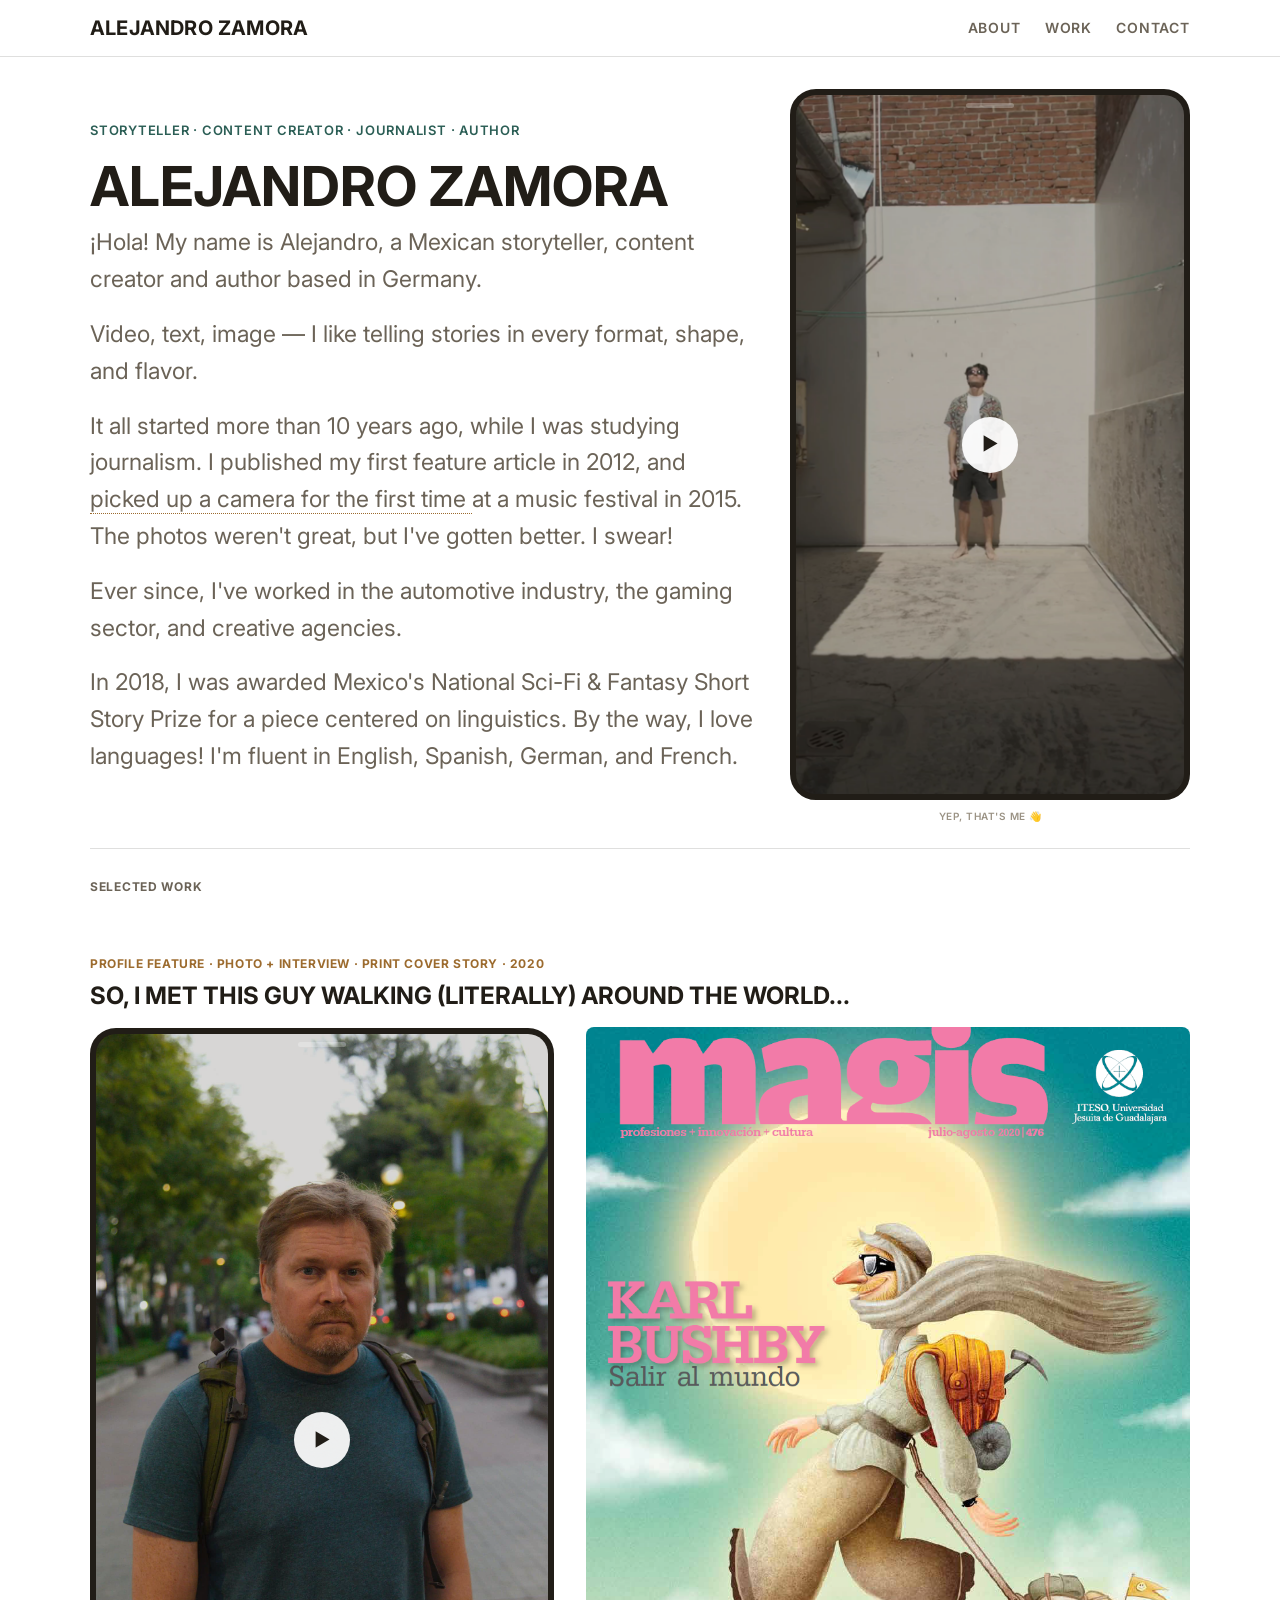
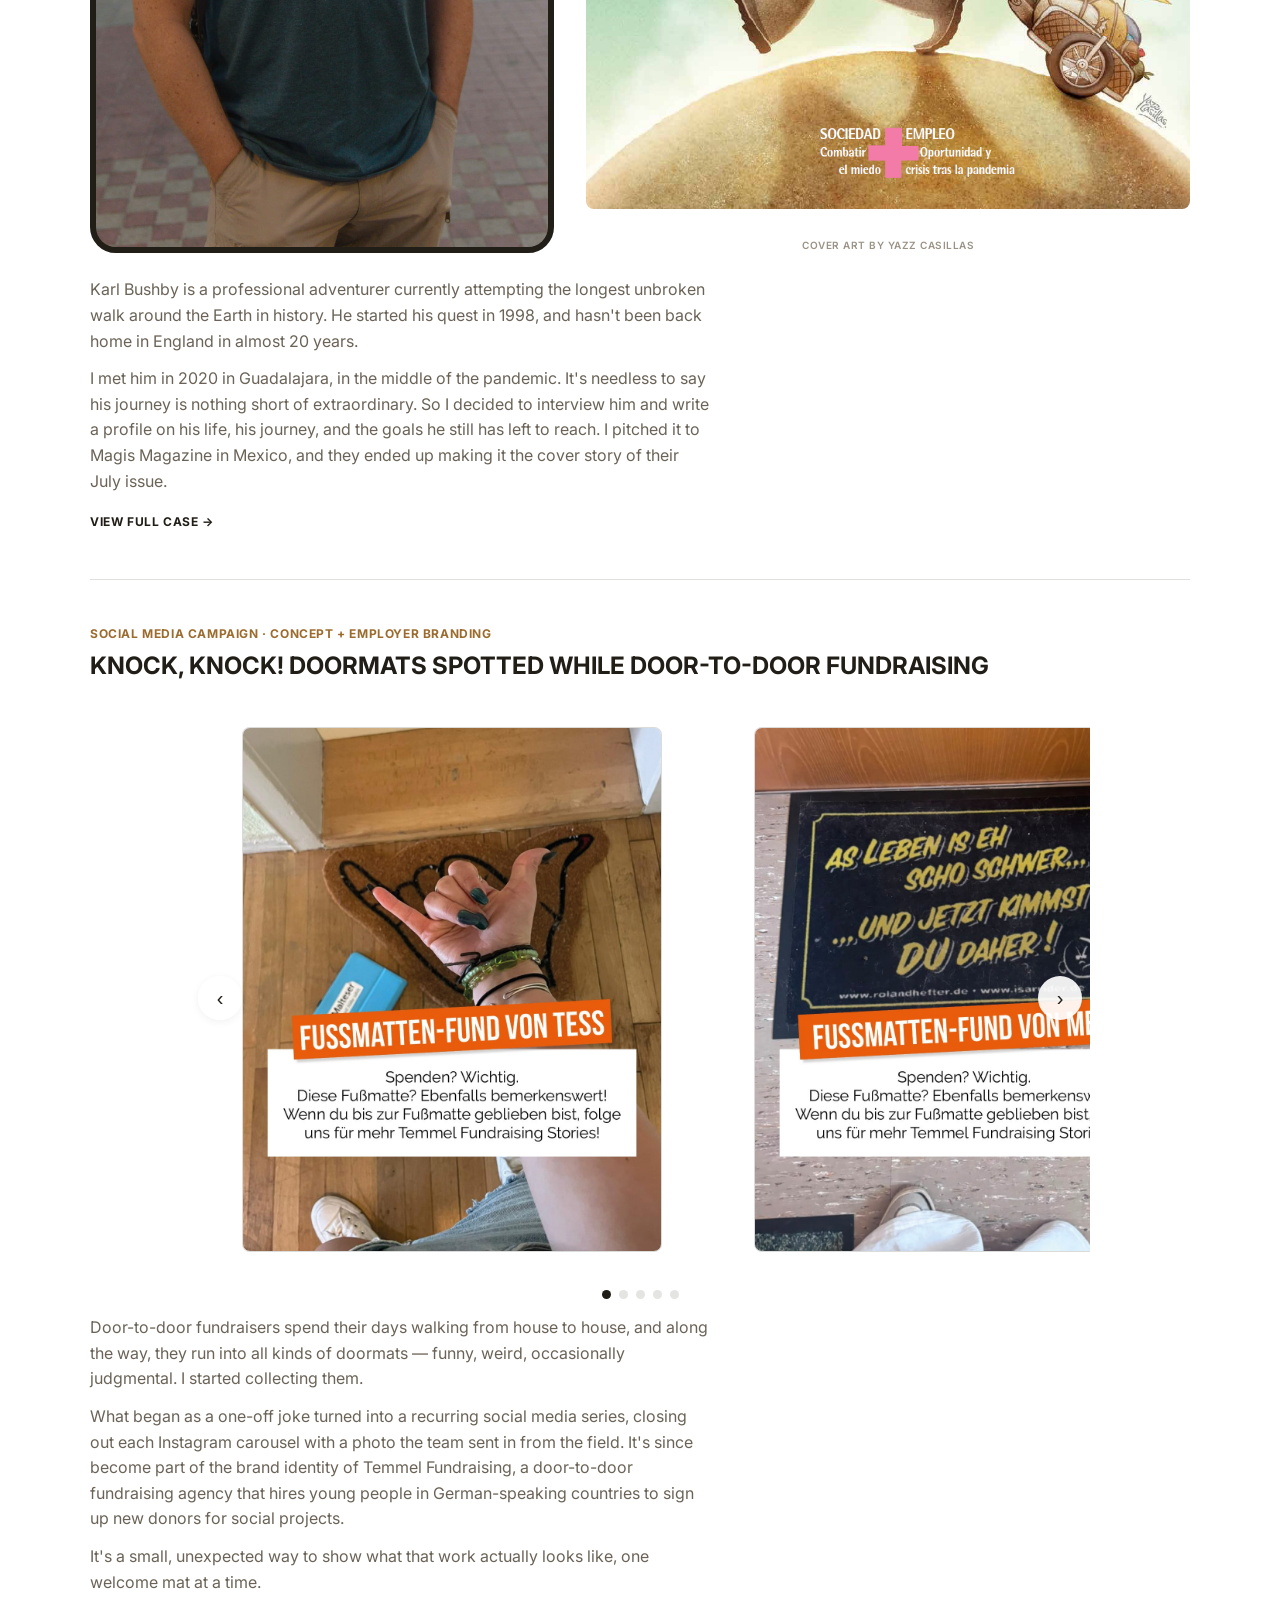
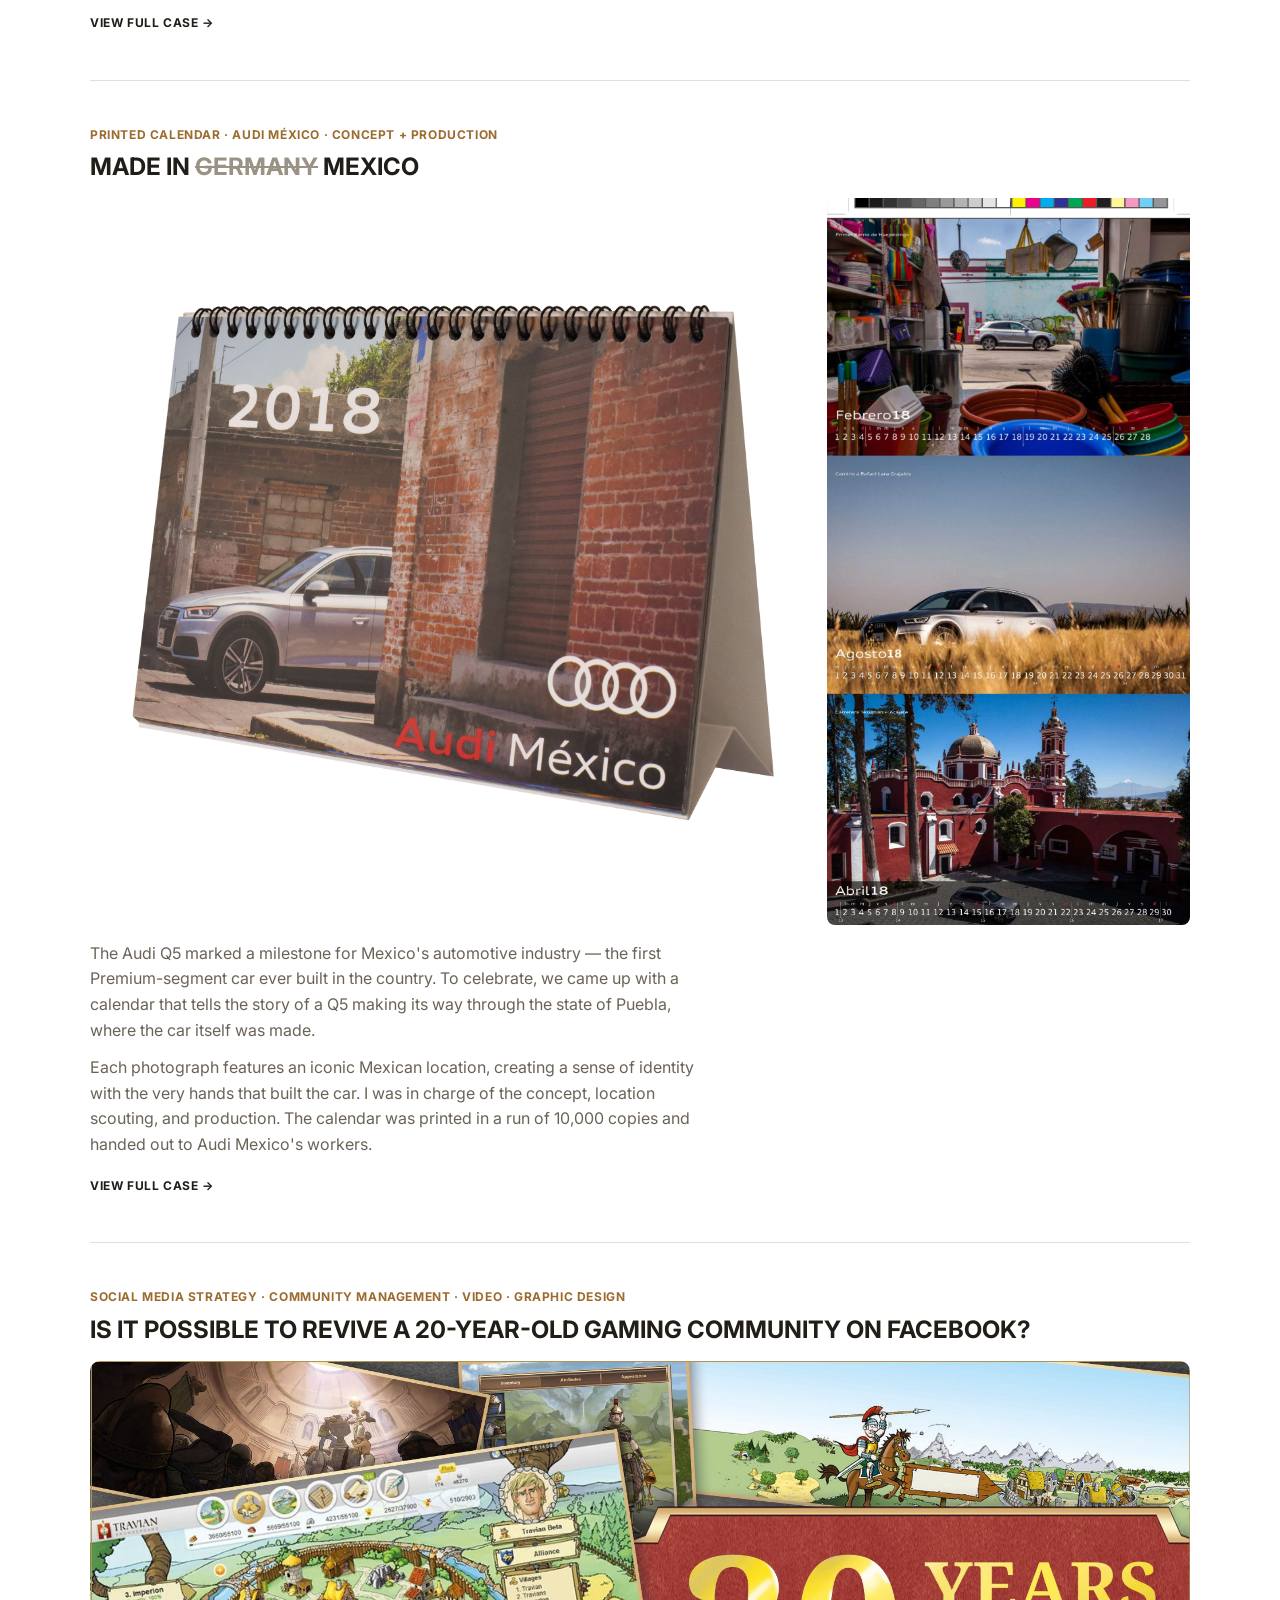
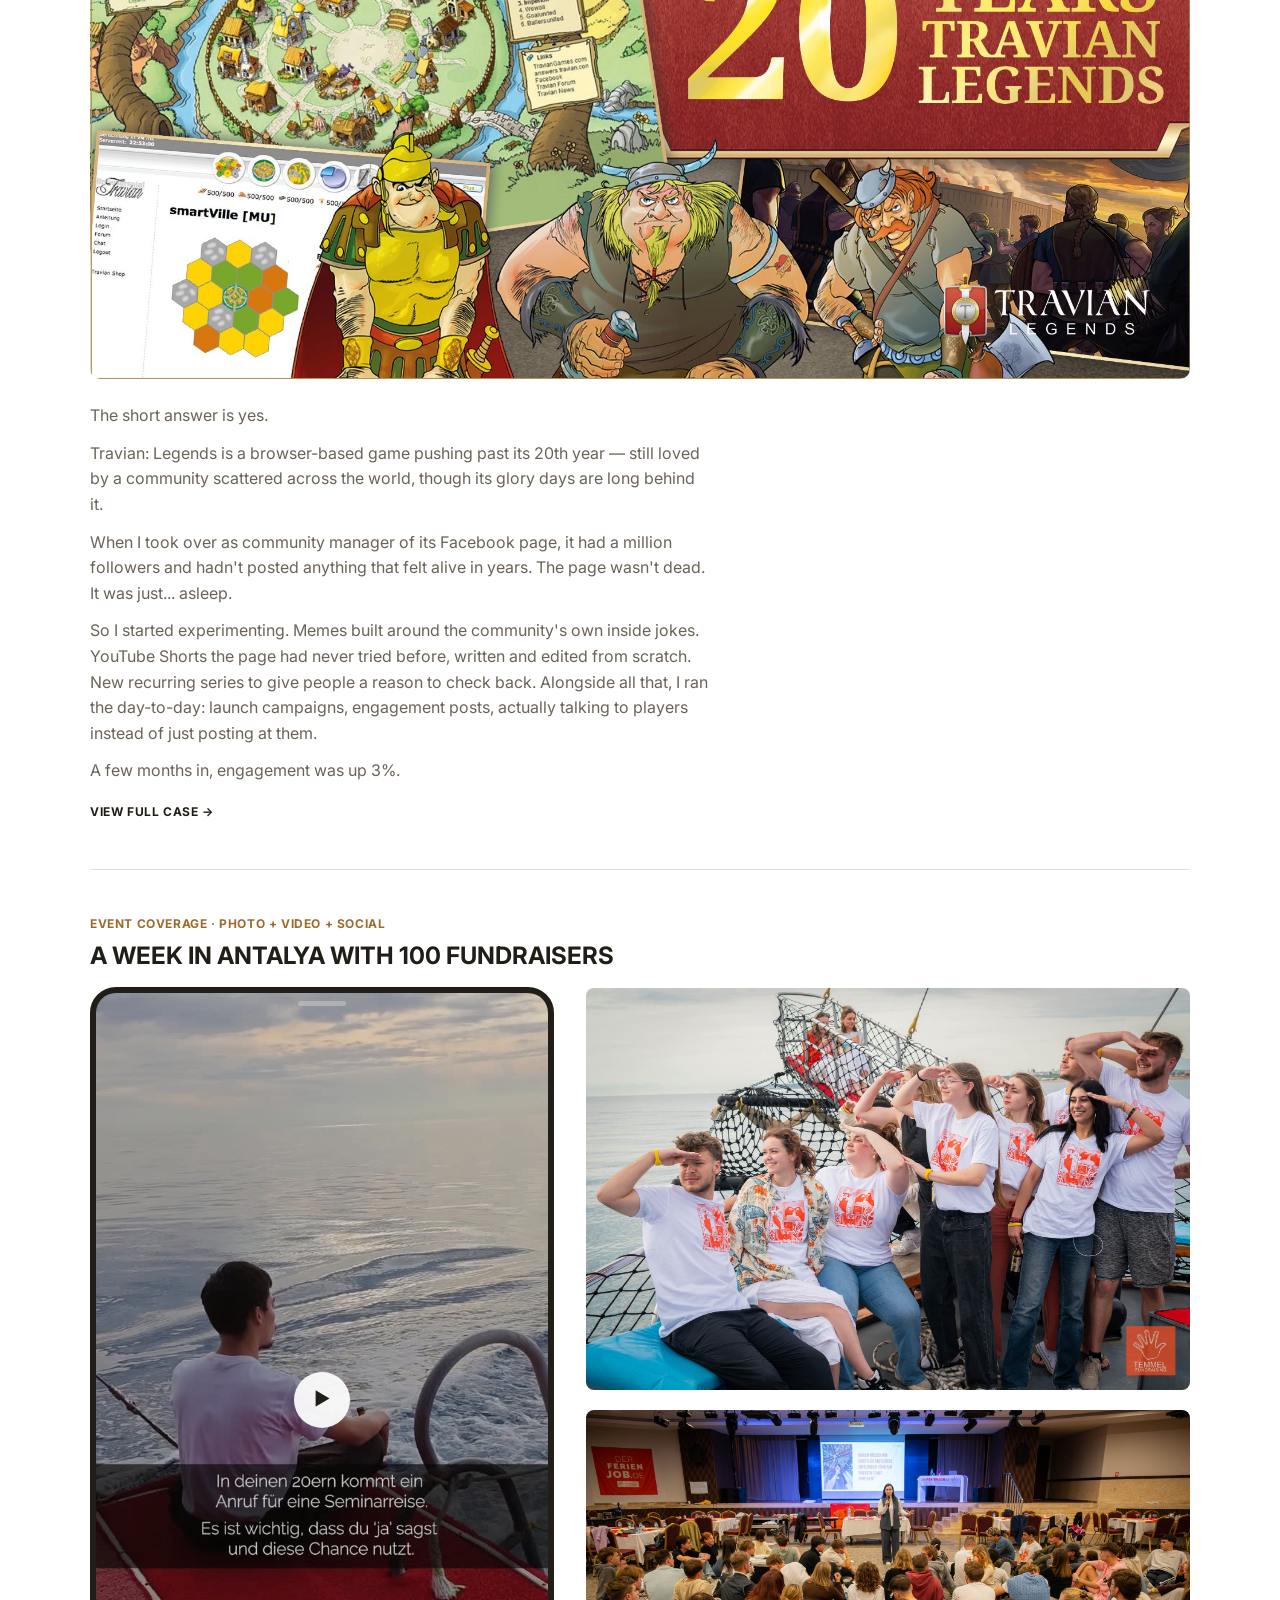
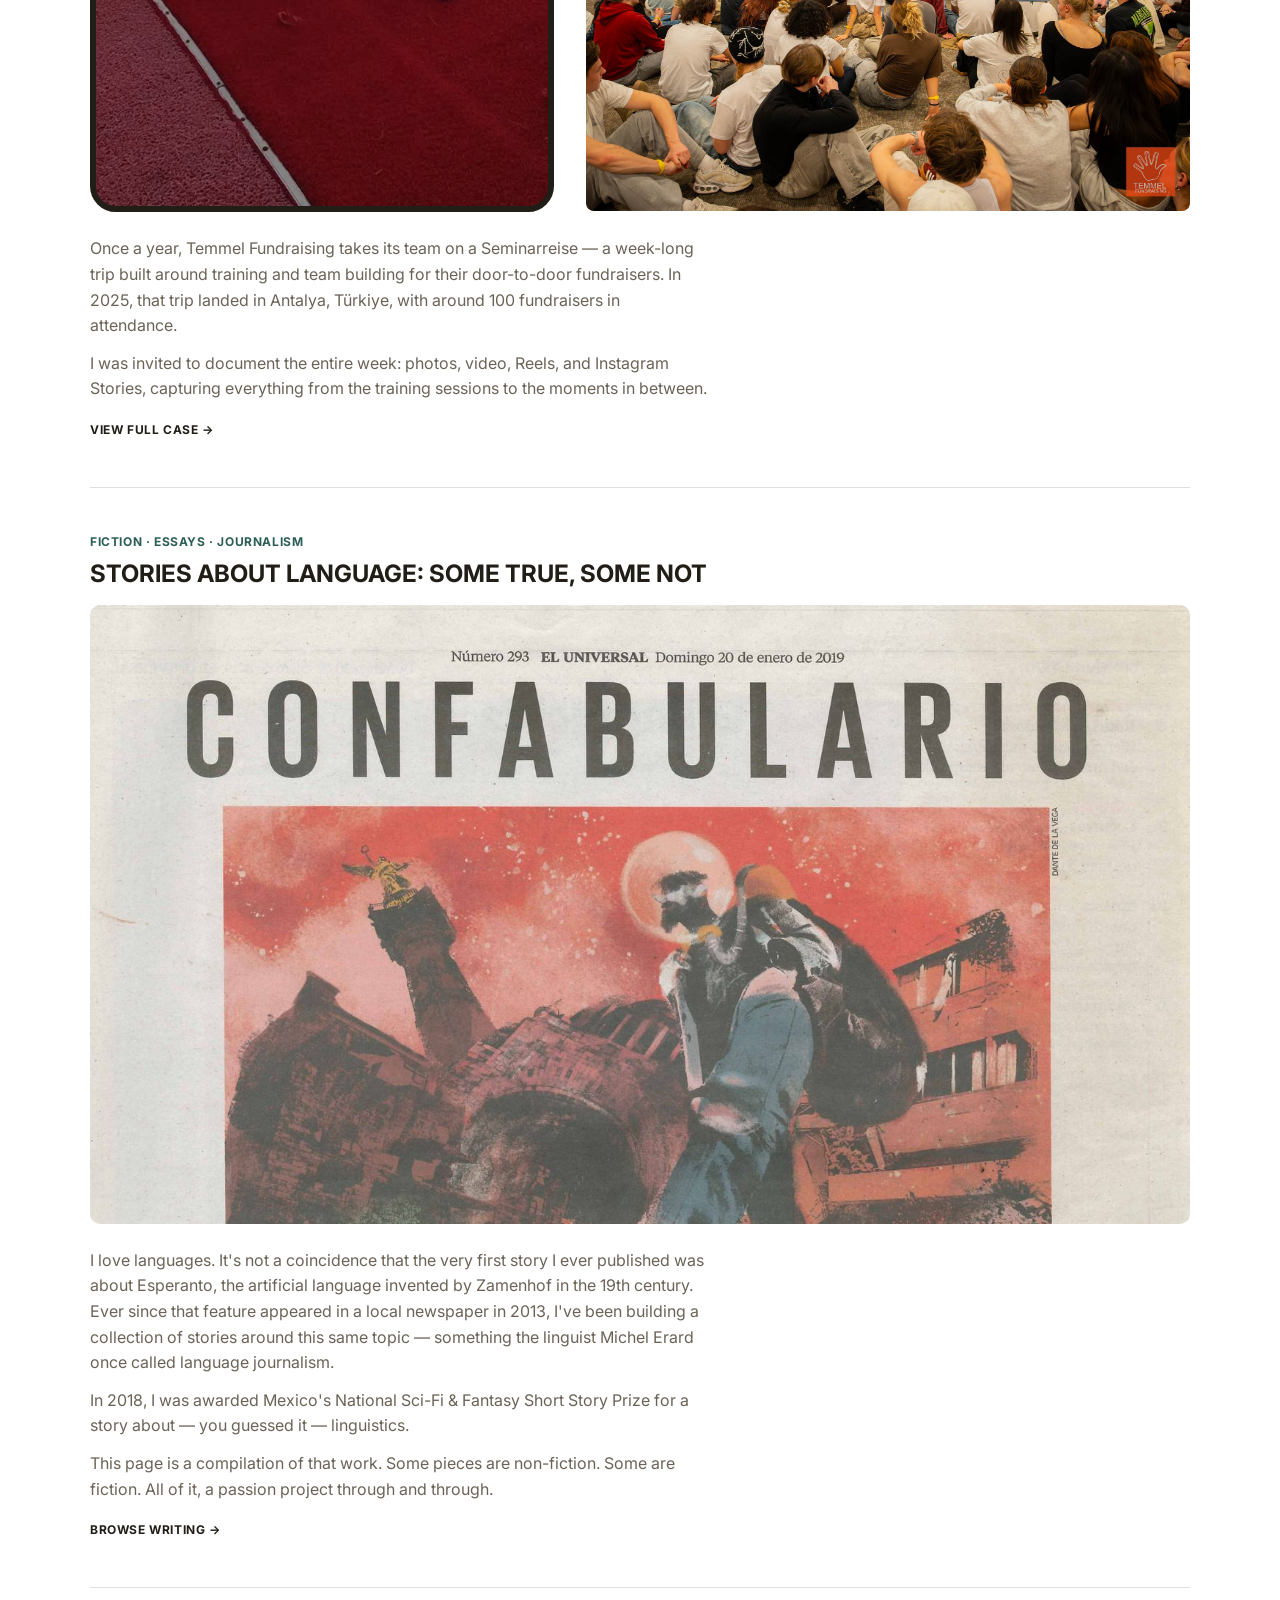
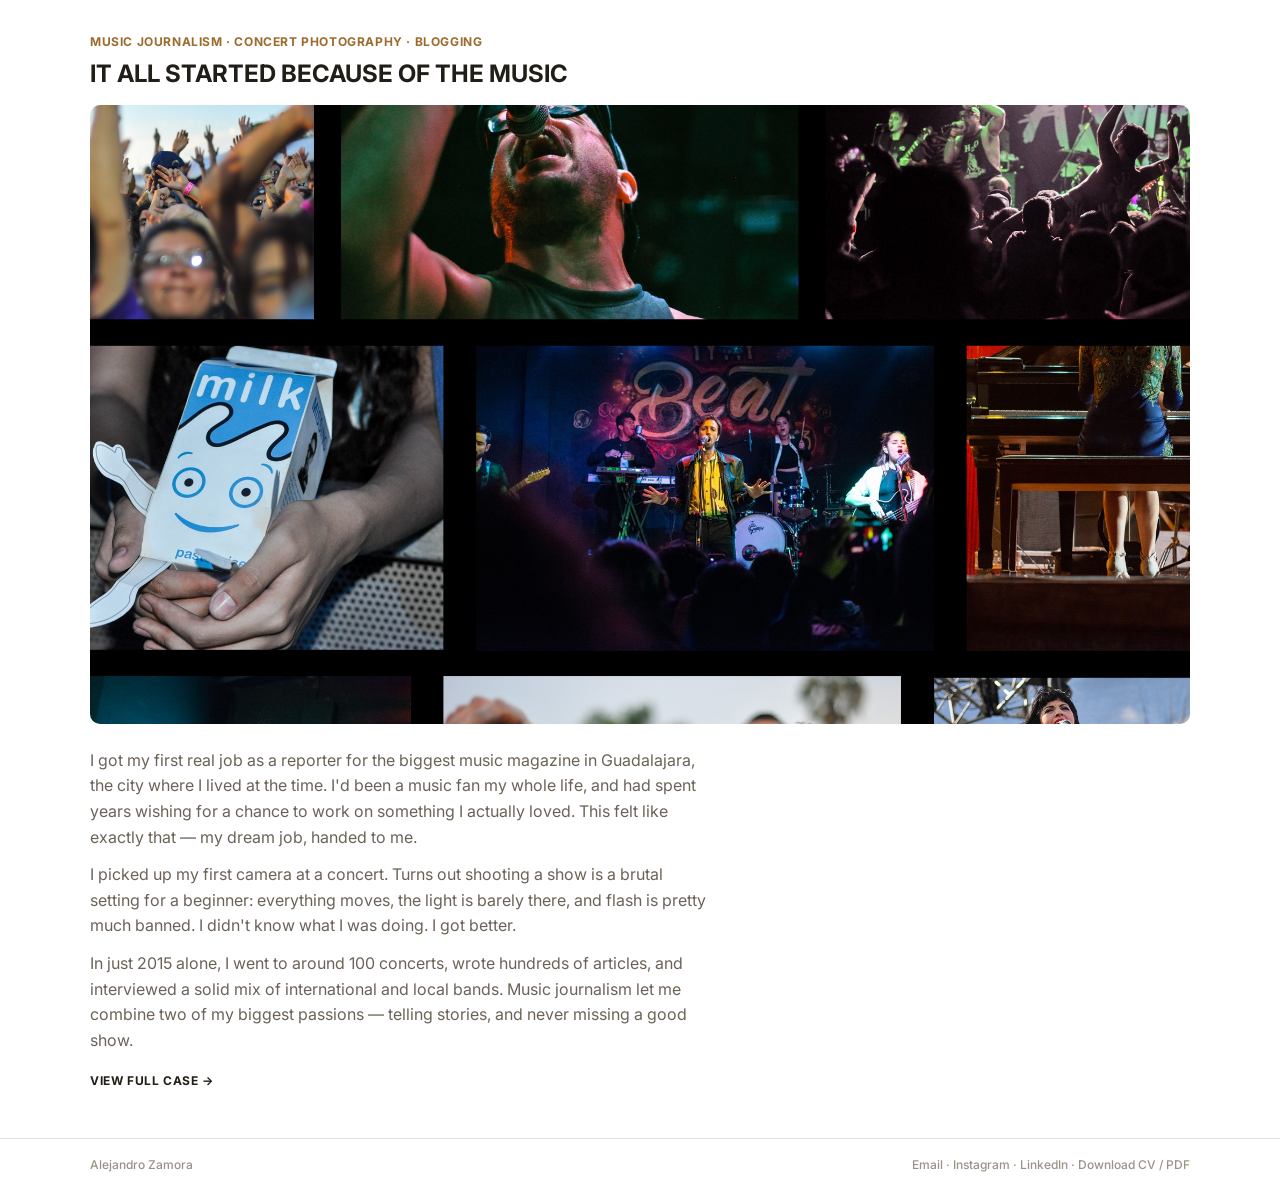
<file: index.html>
<!DOCTYPE html>
<html lang="en">
<head>
<meta charset="UTF-8">
<meta name="viewport" content="width=device-width, initial-scale=1.0">
<title>Alejandro Zamora — Storyteller & Content Creator</title>
<link rel="stylesheet" href="style.css">
</head>
<body>

<header class="site-header">
  <div class="wrap">
    <div class="name">Alejandro Zamora</div>
    <nav>
      <a href="#about">About</a>
      <a href="#work">Work</a>
      <a href="#contact">Contact</a>
    </nav>
  </div>
</header>

<div class="wrap">

  <!-- ABOUT: intro text left, video right -->
  <section class="hero" id="about">
    <div>
      <div class="role">Storyteller · Content Creator · Journalist · Author</div>
      <h1>Alejandro Zamora</h1>
      <p class="bio">¡Hola! My name is Alejandro, a Mexican storyteller, content creator and author based in Germany.</p>
      <p class="bio">Video, text, image — I like telling stories in every format, shape, and flavor.</p>
      <p class="bio">It all started more than 10 years ago, while I was studying journalism. I published my first feature article in 2012, and <span class="peek" tabindex="0">picked up a camera for the first time
  <img class="peek-img" src="images/music/photo_pit.jpg" alt="Alejandro at a concert" loading="lazy">
</span> at a music festival in 2015. The photos weren't great, but I've gotten better. I swear!</p>
      <p class="bio">Ever since, I've worked in the automotive industry, the gaming sector, and creative agencies.</p>
      <p class="bio">In 2018, I was awarded Mexico's National Sci-Fi & Fantasy Short Story Prize for a piece centered on linguistics. By the way, I love languages! I'm fluent in English, Spanish, German, and French. </p>
    </div>

    <div>
      <div class="phone-frame">
        <!--
          Click-to-play: nothing heavy loads until the visitor clicks.
          Replace poster-intro.jpg with a still frame from your video,
          and videos/intro.mp4 with your own file.
        -->
        <div class="video-embed" data-video="videos/intro.mp4">
          <img src="images/preview_phone.png" loading="lazy" alt="Intro video preview">
          <span class="play-btn">▶</span>
        </div>
      </div>
      <div class="phone-caption">Yep, that's me 👋</div>
    </div>
  </section>

  <div class="section-label" id="work">Selected work</div>

  <!-- CASE 1: Toward the horizon — vertical video (phone frame) + horizontal image -->
  <article class="case">
    <div class="case-meta">Profile feature · Photo + Interview · Print cover story · 2020</div>
    <h2 class="case-title">So, I met this guy walking (literally) around the world...</h2>
    <div class="case-media-grid">
      <div class="case-media-left">
        <div class="phone-frame">
          <div class="video-embed" data-video="videos/horizon.mp4">
            <img src="images/horizon_preview_phone.jpg" loading="lazy" alt="Toward the horizon video preview">
            <span class="play-btn">▶</span>
          </div>
        </div>
      </div>
      <div class="case-media-right">
        <img src="images/magis_cover.png" loading="lazy" alt="Toward the horizon photograph">
        <div class="magis-caption">Cover art by Yazz Casillas</div>
      </div>
    </div>
    <div class="case-body">
      <p>Karl Bushby is a professional adventurer currently attempting the longest unbroken walk around the Earth in history. He started his quest in 1998, and hasn't been back home in England in almost 20 years.</p>
      <p>I met him in 2020 in Guadalajara, in the middle of the pandemic. It's needless to say his journey is nothing short of extraordinary. So I decided to interview him and write a profile on his life, his journey, and the goals he still has left to reach. I pitched it to Magis Magazine in Mexico, and they ended up making it the cover story of their July issue.</p>
    </div>
    <a class="case-link" href="project-toward-the-horizon.html">View full case →</a>
  </article>

  <!-- CASE 2: Doormats — photo + video -->
  <article class="case">
    <div class="case-meta">Social Media Campaign · Concept + Employer Branding</div>
    <h2 class="case-title">Knock, Knock! Doormats spotted while door-to-door fundraising</h2>
  <div class="doormats-gallery">
  <div class="carousel" aria-label="Doormats gallery">
    <button class="carousel-btn prev" aria-label="Previous image" type="button">‹</button>

    <div class="carousel-track" tabindex="0" role="list">
      <figure class="carousel-slide" role="listitem">
        <img src="images/fussmatten/fussmatten.jpg" alt="Doormat 1" loading="lazy">
      </figure>
      <figure class="carousel-slide" role="listitem">
        <img src="images/fussmatten/fussmatten7.jpg" alt="Doormat 2" loading="lazy">
      </figure>
      <figure class="carousel-slide" role="listitem">
        <img src="images/fussmatten/fussmatten8.jpg" alt="Doormat 3" loading="lazy">
      </figure>
      <figure class="carousel-slide" role="listitem">
        <img src="images/fussmatten/fussmatten9.jpg" alt="Doormat 4" loading="lazy">
      </figure>
      <figure class="carousel-slide" role="listitem">
        <img src="images/fussmatten/fussmatten11.jpg" alt="Doormat 5" loading="lazy">
      </figure>
    </div>

    <button class="carousel-btn next" aria-label="Next image" type="button">›</button>

    <div class="carousel-dots" role="tablist" aria-label="Gallery navigation"></div>
  </div>
</div>
    <div class="case-body">
      <p>Door-to-door fundraisers spend their days walking from house to house, and along the way, they run into all kinds of doormats — funny, weird, occasionally judgmental. I started collecting them.</p>
      <p>What began as a one-off joke turned into a recurring social media series, closing out each Instagram carousel with a photo the team sent in from the field. It's since become part of the brand identity of Temmel Fundraising, a door-to-door fundraising agency that hires young people in German-speaking countries to sign up new donors for social projects.</p>
      <p>It's a small, unexpected way to show what that work actually looks like, one welcome mat at a time.</p>
    </div>
    <a class="case-link" href="project-doormats.html">View full case →</a>
  </article>

  <!-- CASE 3: Audi Q5 — photo only, mosaic -->
  <article class="case">
    <div class="case-meta">Printed calendar · Audi México · Concept + Production</div>
    <h2 class="case-title">Made in <s style="color: var(--ink-faint);">Germany</s> Mexico</h2>
    <div class="case-mosaic-audi">
      <img class="main" src="images/q5_calendar.png" loading="lazy" alt="Audi Q5 calendar — main image">
      <img class="side" src="images/audi_q5_imprenta.jpg" loading="lazy" alt="Audi Q5 calendar — image 2">
    </div>
    <div class="case-body">
      <p>The Audi Q5 marked a milestone for Mexico's automotive industry — the first Premium-segment car ever built in the country. To celebrate, we came up with a calendar that tells the story of a Q5 making its way through the state of Puebla, where the car itself was made.</p>
      <p>Each photograph features an iconic Mexican location, creating a sense of identity with the very hands that built the car. I was in charge of the concept, location scouting, and production. The calendar was printed in a run of 10,000 copies and handed out to Audi Mexico's workers.</p>
    </div>
    <a class="case-link" href="project-audi-q5.html">View full case →</a>
  </article>

  <!-- CASE 4: Travian — text only, editorial quote -->
  
 <article class="case">
  <div class="case-meta">Social Media Strategy · Community Management · Video · Graphic Design</div>
  <h2 class="case-title">Is it possible to revive a 20-year-old gaming community on Facebook?</h2>

  <!-- 16:9 preview image that matches site styling.
       Uses existing .media-video styles and an inline aspect-ratio so it displays as 16:9. -->
  <div class="media-block">
    <div class="media-video" style="aspect-ratio: 16 / 9;">
      <img src="images/travian/20years_travian.jpg" loading="lazy" alt="Travian community campaign preview">
    </div>
  </div>
    <div class="case-body">
    <p>The short answer is yes.</p>
      
      <p>Travian: Legends is a browser-based game pushing past its 20th year — still loved by a community scattered across the world, though its glory days are long behind it.</p>

<p>When I took over as community manager of its Facebook page, it had a million followers and hadn't posted anything that felt alive in years. The page wasn't dead. It was just... asleep.</p>

<p>So I started experimenting. Memes built around the community's own inside jokes. YouTube Shorts the page had never tried before, written and edited from scratch. New recurring series to give people a reason to check back. Alongside all that, I ran the day-to-day: launch campaigns, engagement posts, actually talking to players instead of just posting at them.</p>

<p>A few months in, engagement was up 3%.</p>
  </div>

  <a class="case-link" href="project-travian.html">View full case →</a>
</article>


  <!-- CASE 5: Antalya — photo + video + social -->
  <article class="case">
    <div class="case-meta">Event coverage · Photo + Video + Social</div>
    <h2 class="case-title">A week in Antalya with 100 fundraisers</h2>
     <div class="case-media-grid">
      <div class="case-media-left">
        <div class="phone-frame">
          <div class="video-embed" data-video="videos/seminar_quiet.mp4">
            <img src="images/seminar_preview_phone.jpg" loading="lazy" alt="Toward the horizon video preview">
            <span class="play-btn">▶</span>
          </div>
        </div>
      </div>
      <div class="case-media-right">
        <img src="images/seminar_5.jpg" loading="lazy" alt="travel with Temmel Fundraising">
        <img src="images/seminar_2.jpg" loading="lazy" alt="travel with Temmel Fundraising">
      </div>
    </div>
    <div class="case-body">
      <p>Once a year, Temmel Fundraising takes its team on a Seminarreise — a week-long trip built around training and team building for their door-to-door fundraisers. In 2025, that trip landed in Antalya, Türkiye, with around 100 fundraisers in attendance.</p>
      <p>I was invited to document the entire week: photos, video, Reels, and Instagram Stories, capturing everything from the training sessions to the moments in between.</p>
    </div>
    <a class="case-link" href="project-antalya.html">View full case →</a>
  </article>

  <!-- CASE 6: Writing — different facet, not a client project -->
  <article class="case" id="writing">
    <div class="case-writing-label">Fiction · Essays · Journalism</div>
    <h2 class="case-title">Stories about language: some true, some not</h2>
 <!-- Writing section image -->
    <div class="media-block">
      <div class="media-video" style="aspect-ratio: 16 / 9;">
        <img
          src="images/writing/confabulario_portada3.jpg"
          loading="lazy"
          alt="Image representing Alejandro's writing"
        >
      </div>
    </div>
    
    <div class="case-body">
      <p>I love languages. It's not a coincidence that the very first story I ever published was about Esperanto, the artificial language invented by Zamenhof in the 19th century. Ever since that feature appeared in a local newspaper in 2013, I've been building a collection of stories around this same topic — something the linguist Michel Erard once called language journalism.</p>
      <p>In 2018, I was awarded Mexico's National Sci-Fi & Fantasy Short Story Prize for a story about — you guessed it — linguistics.</p>
      <p>This page is a compilation of that work. Some pieces are non-fiction. Some are fiction. All of it, a passion project through and through.</p>
          </div>
    <a class="case-link" href="writing.html">Browse writing →</a>
  </article>

 <article class="case">
  <div class="case-meta">Music Journalism · Concert Photography · Blogging</div>
  <h2 class="case-title">It all started because of the music</h2>

  <!-- 16:9 preview image that matches site styling.
       Uses existing .media-video styles and an inline aspect-ratio so it displays as 16:9. -->
  <div class="media-block">
    <div class="media-video" style="aspect-ratio: 16 / 9;">
      <img src="images/music/conciertos_pictures.jpg" loading="lazy" alt="a collection of pictures at concerts">
    </div>
  </div>
    <div class="case-body">
    <p>I got my first real job as a reporter for the biggest music magazine in Guadalajara, the city where I lived at the time. I'd been a music fan my whole life, and had spent years wishing for a chance to work on something I actually loved. This felt like exactly that — my dream job, handed to me.</p>
      
      <p>I picked up my first camera at a concert. Turns out shooting a show is a brutal setting for a beginner: everything moves, the light is barely there, and flash is pretty much banned. I didn't know what I was doing. I got better.</p>

<p>In just 2015 alone, I went to around 100 concerts, wrote hundreds of articles, and interviewed a solid mix of international and local bands. Music journalism let me combine two of my biggest passions — telling stories, and never missing a good show.</p>

  </div>

  <a class="case-link" href="project-music-journalism.html">View full case →</a>
</article>

</div>

<footer class="site-footer">
  <div class="wrap" style="display:flex; justify-content:space-between; width:100%; flex-wrap:wrap; gap:10px;" id="contact">
    <span>Alejandro Zamora</span>
    <span>
      <a href="mailto:your-email@example.com">Email</a> ·
      <a href="#">Instagram</a> ·
      <a href="#">LinkedIn</a> ·
      <a href="#">Download CV / PDF</a>
    </span>
  </div>
</footer>

<script>
  // Click-to-play: only load the real video file once the visitor clicks.
  document.querySelectorAll('.video-embed').forEach(function (el) {
    el.addEventListener('click', function () {
      var src = el.getAttribute('data-video');
      el.innerHTML = '<video src="' + src + '" controls autoplay playsinline></video>';
    });
  });
</script>

  <script>
/* Doormats gallery behavior: dots, prev/next, keyboard support */
(function () {
  const carousels = document.querySelectorAll('.carousel');
  if (!carousels.length) return;

  carousels.forEach((carousel) => {
    const track = carousel.querySelector('.carousel-track');
    const slides = Array.from(carousel.querySelectorAll('.carousel-slide'));
    const prevBtn = carousel.querySelector('.carousel-btn.prev');
    const nextBtn = carousel.querySelector('.carousel-btn.next');
    const dotsContainer = carousel.querySelector('.carousel-dots');

    // Create dots
    slides.forEach((_, i) => {
      const btn = document.createElement('button');
      btn.type = 'button';
      btn.setAttribute('aria-selected', i === 0 ? 'true' : 'false');
      btn.dataset.index = i;
      btn.addEventListener('click', () => {
        scrollToSlide(i);
      });
      dotsContainer.appendChild(btn);
    });

    const dots = Array.from(dotsContainer.querySelectorAll('button'));

    function scrollToSlide(index) {
      const slide = slides[index];
      if (!slide) return;
      // scroll so the slide is centered in the track
      const left = slide.offsetLeft - (track.clientWidth - slide.offsetWidth) / 2;
      track.scrollTo({ left, behavior: 'smooth' });
      updateActive(index);
    }

    function updateActive(index) {
      dots.forEach((d, i) => d.setAttribute('aria-selected', i === index ? 'true' : 'false'));
    }

    // find nearest slide based on current scroll position
    function getCurrentIndex() {
      const trackCenter = track.scrollLeft + track.clientWidth / 2;
      let bestIndex = 0;
      let bestDistance = Infinity;
      slides.forEach((s, i) => {
        const slideCenter = s.offsetLeft + s.offsetWidth / 2;
        const dist = Math.abs(trackCenter - slideCenter);
        if (dist < bestDistance) {
          bestDistance = dist;
          bestIndex = i;
        }
      });
      return bestIndex;
    }

    // update active dot during scrolling (throttle with rAF)
    let raf = null;
    function onScroll() {
      if (raf) cancelAnimationFrame(raf);
      raf = requestAnimationFrame(() => {
        updateActive(getCurrentIndex());
      });
    }
    track.addEventListener('scroll', onScroll, { passive: true });

    // Prev / next handling
    prevBtn && prevBtn.addEventListener('click', () => {
      const idx = getCurrentIndex();
      const target = Math.max(0, idx - 1);
      scrollToSlide(target);
    });
    nextBtn && nextBtn.addEventListener('click', () => {
      const idx = getCurrentIndex();
      const target = Math.min(slides.length - 1, idx + 1);
      scrollToSlide(target);
    });

    // keyboard left / right support when track focused
    track.addEventListener('keydown', (ev) => {
      if (ev.key === 'ArrowLeft') {
        ev.preventDefault();
        prevBtn && prevBtn.click();
      } else if (ev.key === 'ArrowRight') {
        ev.preventDefault();
        nextBtn && nextBtn.click();
      }
    });

    // enable mouse drag to scroll (desktop friendliness)
    let isDown = false;
    let startX, scrollStart;
    track.addEventListener('pointerdown', (e) => {
      isDown = true;
      track.setPointerCapture(e.pointerId);
      startX = e.clientX;
      scrollStart = track.scrollLeft;
      track.style.scrollBehavior = 'auto';
    });
    track.addEventListener('pointermove', (e) => {
      if (!isDown) return;
      const dx = e.clientX - startX;
      track.scrollLeft = scrollStart - dx;
    });
    track.addEventListener('pointerup', (e) => {
      if (!isDown) return;
      isDown = false;
      track.releasePointerCapture(e.pointerId);
      track.style.scrollBehavior = '';
      // snap to nearest slide after drag
      scrollToSlide(getCurrentIndex());
    });
    track.addEventListener('pointercancel', () => { isDown = false; });

    // ensure first dot is active initially
    updateActive(0);
  });
})();
</script>

  <script>
  // Tap en la frase: abre/cierra la foto. Tap fuera: la cierra.
  (function () {
    var peeks = document.querySelectorAll('.peek');
    peeks.forEach(function (el) {
      el.addEventListener('click', function (e) {
        e.stopPropagation();
        var wasOpen = el.classList.contains('is-open');
        peeks.forEach(function (p) { p.classList.remove('is-open'); });
        if (!wasOpen) el.classList.add('is-open');
      });
    });
    document.addEventListener('click', function () {
      peeks.forEach(function (p) { p.classList.remove('is-open'); });
    });
  })();
</script>

</body>
</html>
</file>
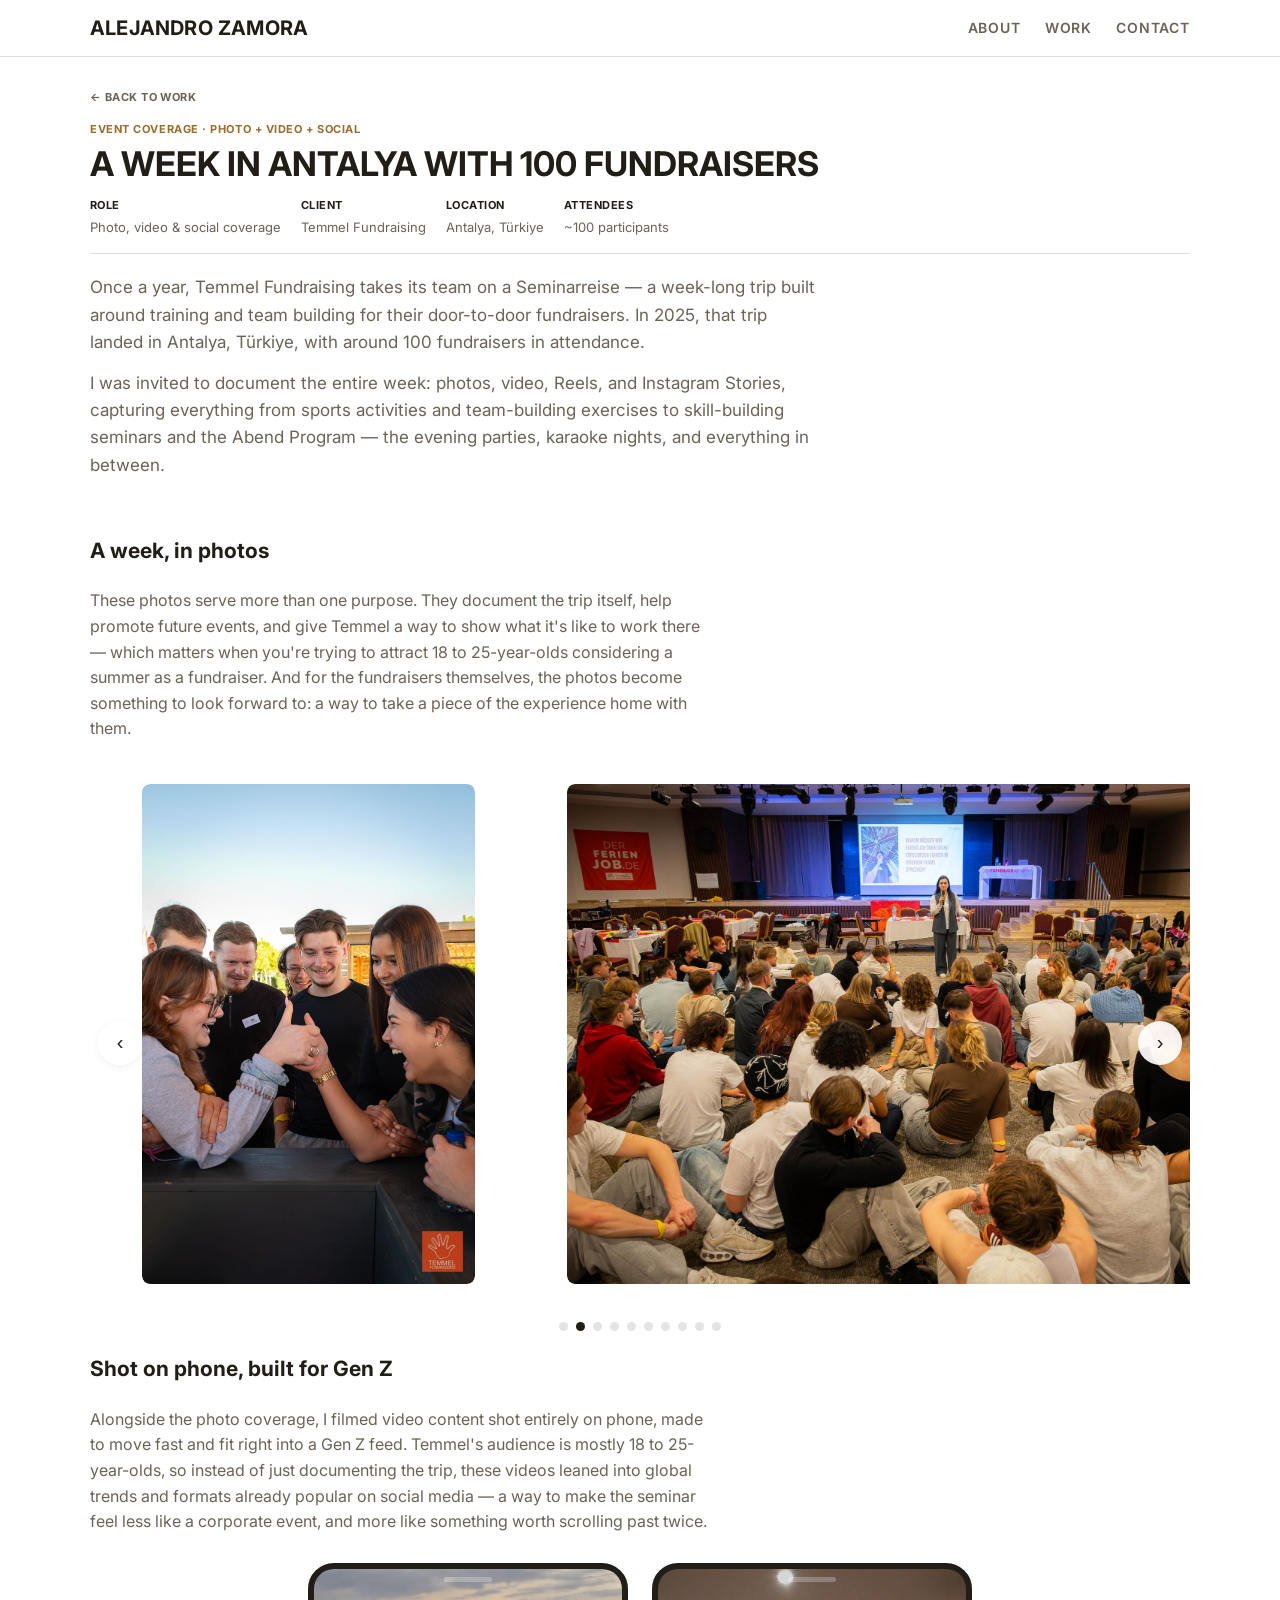
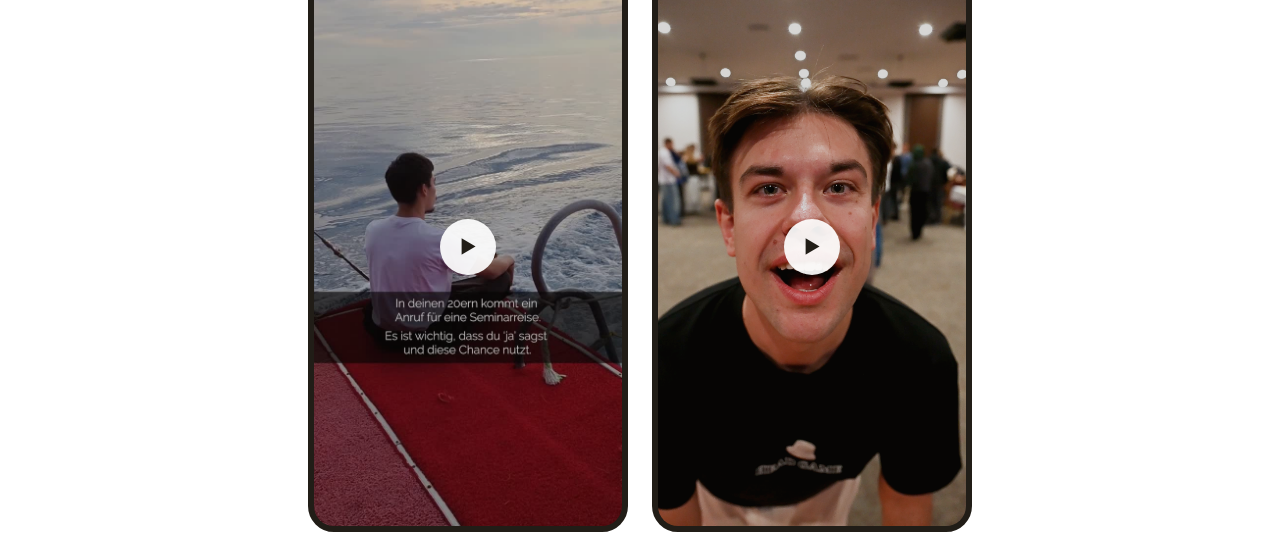
<file: project-antalya.html>
<!DOCTYPE html>
<html lang="en">
<head>
<meta charset="UTF-8">
<meta name="viewport" content="width=device-width, initial-scale=1.0">
<title>Travel seminar in Antalya — Alejandro Zamora</title>
<link rel="stylesheet" href="style.css">
  <style>
  /* Antalya carousel only: same height, natural image proportions */
 .doormats-gallery.audi-gallery .carousel-slide {
  flex: 0 0 auto;
  width: auto;
  max-width: none;
  border-radius: 8px;
  overflow: hidden;
}

.doormats-gallery.audi-gallery .carousel-slide img {
  display: block;
  width: auto;
  height: clamp(300px, 60vh, 500px);
  max-width: calc(100vw - 80px);
  aspect-ratio: auto;
  object-fit: contain;
  border: none;
  background: transparent;
  border-radius: 8px;
}

    /* Phone frames*/
 
  .antalya-phone-videos {
    display: flex;
    justify-content: center;
    align-items: flex-start;
    gap: 24px;
    margin: 28px 0;
  }

  .antalya-phone-videos .phone-frame {
  width: min(78vw, 320px);
  max-width: 320px;
  aspect-ratio: 9 / 16;
  height: auto;
  flex: 0 0 auto;
}

  .antalya-phone-videos .phone-frame video {
    display: block;
    width: 100%;
    height: 100%;
    object-fit: cover;
  }

  @media (max-width: 720px) {
    .antalya-phone-videos {
      flex-direction: column;
      align-items: center;
    }

    .antalya-phone-videos .phone-frame {
      width: min(78vw, 320px);
  }
}
</style>
</head>
<body>

<header class="site-header">
  <div class="wrap">
    <div class="name">Alejandro Zamora</div>
    <nav>
      <a href="index.html#about">About</a>
      <a href="index.html#work">Work</a>
      <a ef="index.html#contact">Contact</a>
    </nav>
  </div>
</header>

<div class="wrap">

  <div class="article-header">
    <a class="back-link" href="index.html">← Back to work</a>
    <div class="dateline">Event coverage · Photo + Video + Social</div>
    <h1>A week in Antalya with 100 fundraisers</h1>
    <div class="meta-row">
      <span><strong>Role</strong>Photo, video & social coverage</span>
      <span><strong>Client</strong>Temmel Fundraising</span>
      <span><strong>Location</strong>Antalya, Türkiye</span>
      <span><strong>Attendees</strong>~100 participants</span>
    </div>
  </div>

  <div class="article-body">
     <p>Once a year, Temmel Fundraising takes its team on a Seminarreise — a week-long trip built around training and team building for their door-to-door fundraisers. In 2025, that trip landed in Antalya, Türkiye, with around 100 fundraisers in attendance.</p>
      <p>I was invited to document the entire week: photos, video, Reels, and Instagram Stories, capturing everything from sports activities and team-building exercises to skill-building seminars and the Abend Program — the evening parties, karaoke nights, and everything in between.</p>
  </div>

<div class="case-body">
    <h3>A week, in photos</h3>
    <p>These photos serve more than one purpose. They document the trip itself, help promote future events, and give Temmel a way to show what it's like to work there — which matters when you're trying to attract 18 to 25-year-olds considering a summer as a fundraiser. And for the fundraisers themselves, the photos become something to look forward to: a way to take a piece of the experience home with them.</p>
  </div>

 <div class="doormats-gallery audi-gallery">
  <div class="carousel" aria-label="Audi Q5 gallery">
    <button class="carousel-btn prev" aria-label="Previous image" type="button">‹</button>

    

    <div class="carousel-track" tabindex="0" role="list">
      <figure class="carousel-slide" role="listitem">
        <img src="images/antalya_select/seminar_1.jpg" alt="picture from fundraising trip" loading="lazy">
      </figure>
      <figure class="carousel-slide" role="listitem">
        <img src="images/antalya_select/seminar_2.jpg" alt="picture from fundraising trip" loading="lazy">
      </figure>
      <figure class="carousel-slide" role="listitem">
        <img src="images/antalya_select/seminar_3.jpg" alt="picture from fundraising trip" loading="lazy">
      </figure>
      <figure class="carousel-slide" role="listitem">
        <img src="images/antalya_select/seminar_4.jpg" alt="picture from fundraising trip" loading="lazy">
      </figure>
      <figure class="carousel-slide" role="listitem">
        <img src="images/antalya_select/seminar_5.jpg" alt="picture from fundraising trip" loading="lazy">
      </figure>
      <figure class="carousel-slide" role="listitem">
        <img src="images/antalya_select/seminar_6.jpg" alt="picture from fundraising trip" loading="lazy">
      </figure>
      <figure class="carousel-slide" role="listitem">
        <img src="images/antalya_select/seminar_7.jpg" alt="picture from fundraising trip" loading="lazy">
      </figure>
      <figure class="carousel-slide" role="listitem">
        <img src="images/antalya_select/seminar_8.jpg" alt="picture from fundraising trip" loading="lazy">
      </figure>
      <figure class="carousel-slide" role="listitem">
        <img src="images/antalya_select/seminar_9.jpg" alt="picture from fundraising trip" loading="lazy">
      </figure>
      <figure class="carousel-slide" role="listitem">
        <img src="images/antalya_select/seminar_10.jpg" alt="picture from fundraising trip" loading="lazy">
      </figure>
    </div>

    <button class="carousel-btn next" aria-label="Next image" type="button">›</button>

    <div class="carousel-dots" role="tablist" aria-label="Gallery navigation"></div>
  </div>
   </div>
  
<div class="case-body">
  <h3>Shot on phone, built for Gen Z</h3>
  <p>Alongside the photo coverage, I filmed video content shot entirely on phone, made to move fast and fit right into a Gen Z feed. Temmel's audience is mostly 18 to 25-year-olds, so instead of just documenting the trip, these videos leaned into global trends and formats already popular on social media — a way to make the seminar feel less like a corporate event, and more like something worth scrolling past twice.</p>
</div>

<div class="antalya-phone-videos">
  <div class="phone-frame">
    <div
      class="video-embed"
      data-video="videos/seminar_quiet.mp4"
    >
      <img
        src="images/seminar_preview_phone.jpg"
        loading="lazy"
        alt="Antalya seminar Reel 1 preview"
      >
      <span class="play-btn" aria-hidden="true">▶</span>
    </div>
  </div>

  <div class="phone-frame">
    <div
      class="video-embed"
      data-video="videos/challenge_quiet.mp4"
    >
      <img
        src="images/challenge_preview.jpg"
        loading="lazy"
        alt="Antalya seminar Reel 2 preview"
      >
      <span class="play-btn" aria-hidden="true">▶</span>
    </div>
  </div>
</div>
   

  <script>
/* Doormats gallery behavior: dots, prev/next, keyboard support */
(function () {
  const carousels = document.querySelectorAll('.carousel');
  if (!carousels.length) return;

  carousels.forEach((carousel) => {
    const track = carousel.querySelector('.carousel-track');
    const slides = Array.from(carousel.querySelectorAll('.carousel-slide'));
    const prevBtn = carousel.querySelector('.carousel-btn.prev');
    const nextBtn = carousel.querySelector('.carousel-btn.next');
    const dotsContainer = carousel.querySelector('.carousel-dots');

    // Create dots
    slides.forEach((_, i) => {
      const btn = document.createElement('button');
      btn.type = 'button';
      btn.setAttribute('aria-selected', i === 0 ? 'true' : 'false');
      btn.dataset.index = i;
      btn.addEventListener('click', () => {
        scrollToSlide(i);
      });
      dotsContainer.appendChild(btn);
    });

    const dots = Array.from(dotsContainer.querySelectorAll('button'));

    function scrollToSlide(index) {
      const slide = slides[index];
      if (!slide) return;
      // scroll so the slide is centered in the track
      const left = slide.offsetLeft - (track.clientWidth - slide.offsetWidth) / 2;
      track.scrollTo({ left, behavior: 'smooth' });
      updateActive(index);
    }

    function updateActive(index) {
      dots.forEach((d, i) => d.setAttribute('aria-selected', i === index ? 'true' : 'false'));
    }

    // find nearest slide based on current scroll position
    function getCurrentIndex() {
      const trackCenter = track.scrollLeft + track.clientWidth / 2;
      let bestIndex = 0;
      let bestDistance = Infinity;
      slides.forEach((s, i) => {
        const slideCenter = s.offsetLeft + s.offsetWidth / 2;
        const dist = Math.abs(trackCenter - slideCenter);
        if (dist < bestDistance) {
          bestDistance = dist;
          bestIndex = i;
        }
      });
      return bestIndex;
    }

    // update active dot during scrolling (throttle with rAF)
    let raf = null;
    function onScroll() {
      if (raf) cancelAnimationFrame(raf);
      raf = requestAnimationFrame(() => {
        updateActive(getCurrentIndex());
      });
    }
    track.addEventListener('scroll', onScroll, { passive: true });

    // Prev / next handling
    prevBtn && prevBtn.addEventListener('click', () => {
      const idx = getCurrentIndex();
      const target = Math.max(0, idx - 1);
      scrollToSlide(target);
    });
    nextBtn && nextBtn.addEventListener('click', () => {
      const idx = getCurrentIndex();
      const target = Math.min(slides.length - 1, idx + 1);
      scrollToSlide(target);
    });

    // keyboard left / right support when track focused
    track.addEventListener('keydown', (ev) => {
      if (ev.key === 'ArrowLeft') {
        ev.preventDefault();
        prevBtn && prevBtn.click();
      } else if (ev.key === 'ArrowRight') {
        ev.preventDefault();
        nextBtn && nextBtn.click();
      }
    });

    // enable mouse drag to scroll (desktop friendliness)
    let isDown = false;
    let startX, scrollStart;
    track.addEventListener('pointerdown', (e) => {
      isDown = true;
      track.setPointerCapture(e.pointerId);
      startX = e.clientX;
      scrollStart = track.scrollLeft;
      track.style.scrollBehavior = 'auto';
    });
    track.addEventListener('pointermove', (e) => {
      if (!isDown) return;
      const dx = e.clientX - startX;
      track.scrollLeft = scrollStart - dx;
    });
    track.addEventListener('pointerup', (e) => {
      if (!isDown) return;
      isDown = false;
      track.releasePointerCapture(e.pointerId);
      track.style.scrollBehavior = '';
      // snap to nearest slide after drag
      scrollToSlide(getCurrentIndex());
    });
    track.addEventListener('pointercancel', () => { isDown = false; });

    // ensure first dot is active initially
    updateActive(0);
  });
})();
</script>

<script>
  // Load each video only after the visitor clicks its preview.
  document.querySelectorAll('.video-embed').forEach(function (embed) {
    embed.addEventListener('click', function () {
      var videoSource = embed.getAttribute('data-video');

      embed.innerHTML =
        '<video src="' + videoSource + '" controls autoplay playsinline></video>';
    }, { once: true });
  });
</script>
  
</body>
</html>
</file>
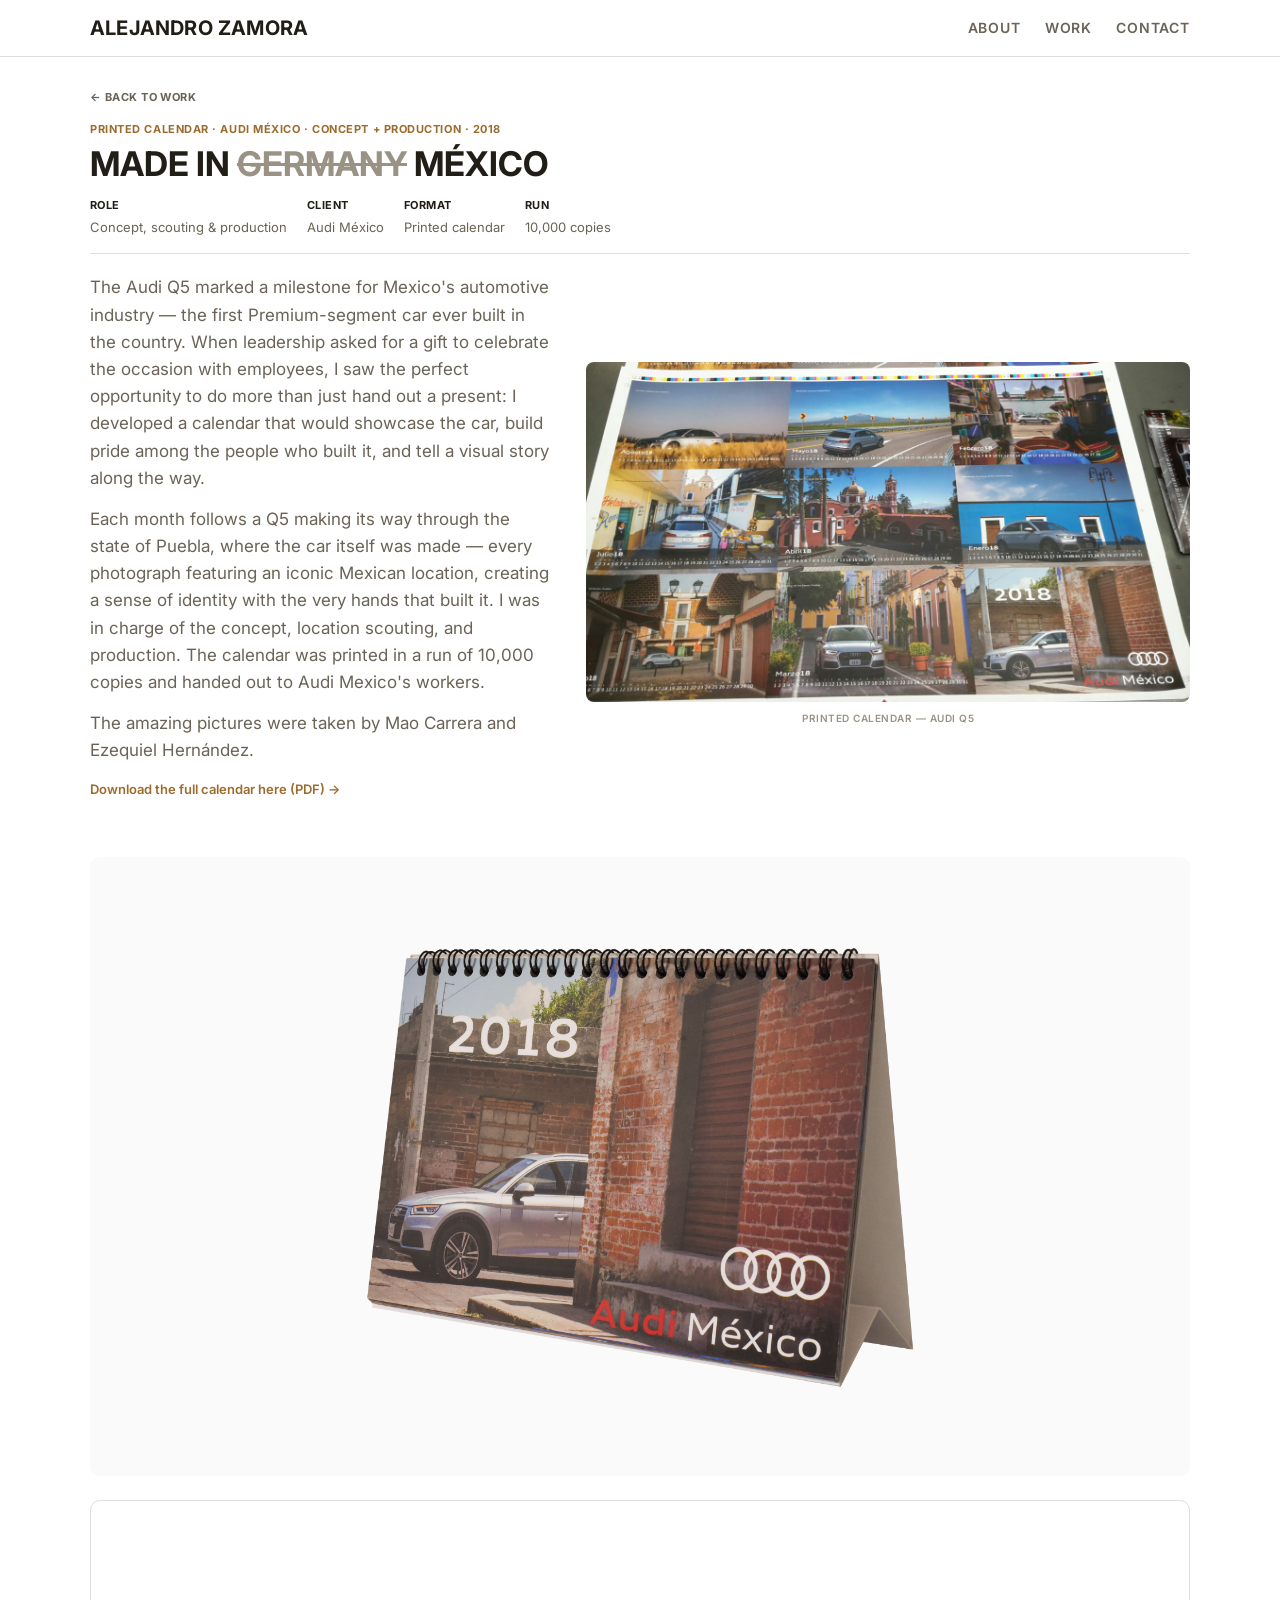
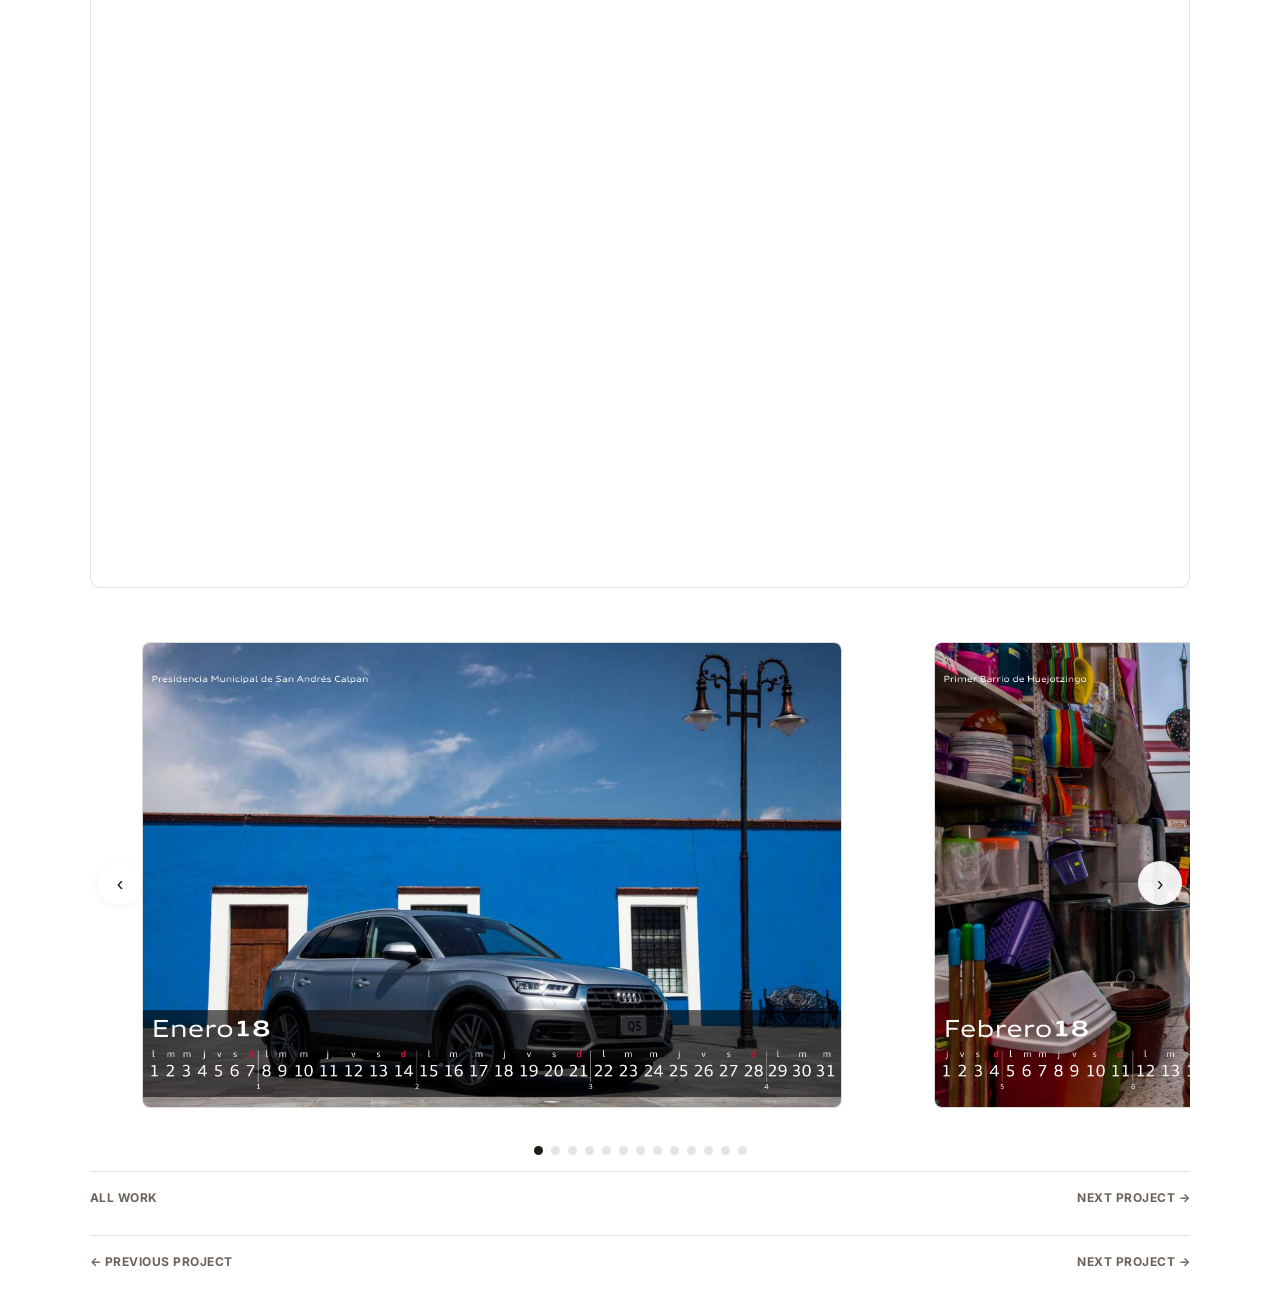
<file: project-audi-q5.html>
<!DOCTYPE html>
<html lang="en">
<head>
<meta charset="UTF-8">
<meta name="viewport" content="width=device-width, initial-scale=1.0">
<title>Audi Q5 calendar — Alejandro Zamora</title>
<link rel="stylesheet" href="style.css">
</head>
<body class="q5-article">

<header class="site-header">
  <div class="wrap">
    <div class="name">Alejandro Zamora</div>
    <nav>
      <a href="index.html#about">About</a>
      <a href="index.html#work">Work</a>
      <a href="index.html#contact">Contact</a>
    </nav>
  </div>
</header>

<div class="wrap q5-article">

  <div class="article-header">
    <a class="back-link" href="index.html">← Back to work</a>
    <div class="dateline">Printed calendar · Audi México · Concept + Production · 2018</div>
    <h1>Made in <s style="color: var(--ink-faint);">Germany</s> México</h1>
    <div class="meta-row">
      <span><strong>Role</strong>Concept, scouting & production</span>
      <span><strong>Client</strong>Audi México</span>
      <span><strong>Format</strong>Printed calendar</span>
      <span><strong>Run</strong>10,000 copies</span>
    </div>
  </div>

  <!-- article-content: text on the left, plain image on the right -->
  <div class="article-content">
    <div class="article-body">
      <p>
        The Audi Q5 marked a milestone for Mexico's automotive industry — the first Premium-segment car ever built in the country. 
        When leadership asked for a gift to celebrate the occasion with employees, I saw the perfect opportunity to do more than just hand out a present: 
        I developed a calendar that would showcase the car, build pride among the people who built it, and tell a visual story along the way.
      </p>
      <p>
        Each month follows a Q5 making its way through the state of Puebla, where the car itself was made — every photograph featuring an iconic Mexican location, creating a sense of identity with the very hands that built it. 
        I was in charge of the concept, location scouting, and production. The calendar was printed in a run of 10,000 copies and handed out to Audi Mexico's workers.
      </p>
      <p>
      The amazing pictures were taken by Mao Carrera and Ezequiel Hernández.
      </p>
<p style="font-size: 13px; margin-top: 4px;">
  <a href="https://drive.google.com/file/d/1LRmPIM1NLeZ-NHuuxYgfQYpm591SSji-/view?usp=drive_link" target="_blank" rel="noopener" style="color: var(--accent-gold); font-weight: 600;">
    Download the full calendar here (PDF) →
  </a>
</p>
      
    </div>

    <div class="article-phone">
      <!-- Plain image (no phone-frame) placed to the right on wide screens, stacks on mobile -->
      <img src="images/calendar_print.jpg" alt="Audi Q5 printed calendar" loading="lazy">
      <div class="phone-caption" style="margin-top:8px;">Printed calendar — Audi Q5</div>
    </div>
  </div>
  <!-- end article-content -->

<div class="media-block">
    <div class="media-video media-image">
      <img src="images/q5_calendar.png" alt="audi q5 - calendar print" loading="lazy">
    </div>
  </div>
  
  <div class="map-embed"> 
    <iframe src="https://www.google.com/maps/d/embed?mid=1N2GcLize2xuVQLnn1Eesh1h6NT7Hsxg&ehbc=2E312F" allowfullscreen loading="lazy"></iframe> 
  </div>
  
  <div class="doormats-gallery audi-gallery">
  <div class="carousel" aria-label="Audi Q5 gallery">
    <button class="carousel-btn prev" aria-label="Previous image" type="button">‹</button>

    

    <div class="carousel-track" tabindex="0" role="list">
      <figure class="carousel-slide" role="listitem">
        <img src="images/calendario_slide/13.jpg" alt="calendar 1" loading="lazy">
      </figure>
      <figure class="carousel-slide" role="listitem">
        <img src="images/calendario_slide/12.jpg" alt="calendar 2" loading="lazy">
      </figure>
      <figure class="carousel-slide" role="listitem">
        <img src="images/calendario_slide/11.jpg" alt="calendar 3" loading="lazy">
      </figure>
      <figure class="carousel-slide" role="listitem">
        <img src="images/calendario_slide/10.jpg" alt="calendar 4" loading="lazy">
      </figure>
      <figure class="carousel-slide" role="listitem">
        <img src="images/calendario_slide/09.jpg" alt="calendar 5" loading="lazy">
      </figure>
      <figure class="carousel-slide" role="listitem">
        <img src="images/calendario_slide/08.jpg" alt="calendar 6" loading="lazy">
      </figure>
      <figure class="carousel-slide" role="listitem">
        <img src="images/calendario_slide/07.jpg" alt="calendar 7" loading="lazy">
      </figure>
      <figure class="carousel-slide" role="listitem">
        <img src="images/calendario_slide/06.jpg" alt="calendar 8" loading="lazy">
      </figure>
      <figure class="carousel-slide" role="listitem">
        <img src="images/calendario_slide/05.jpg" alt="calendar 9" loading="lazy">
      </figure>
      <figure class="carousel-slide" role="listitem">
        <img src="images/calendario_slide/04.jpg" alt="calendar 10" loading="lazy">
      </figure>
      <figure class="carousel-slide" role="listitem">
        <img src="images/calendario_slide/03.jpg" alt="calendar 11" loading="lazy">
      </figure>
      <figure class="carousel-slide" role="listitem">
        <img src="images/calendario_slide/02.jpg" alt="calendar 12" loading="lazy">
      </figure>
      <figure class="carousel-slide" role="listitem">
        <img src="images/calendario_slide/01.jpg" alt="calendar 13" loading="lazy">
      </figure>
      
    </div>

    <button class="carousel-btn next" aria-label="Next image" type="button">›</button>

    <div class="carousel-dots" role="tablist" aria-label="Gallery navigation"></div>
  </div>

  <div class="article-nav">
    <a href="index.html">All work</a>
    <a href="project-doormats.html">Next project →</a>
  </div>

  <div class="article-nav">
    <a href="project-doormats.html">← Previous project</a>
    <a href="project-travian.html">Next project →</a>
  </div>

</div>

 <script>
/* Doormats gallery behavior: dots, prev/next, keyboard support */
(function () {
  const carousels = document.querySelectorAll('.carousel');
  if (!carousels.length) return;

  carousels.forEach((carousel) => {
    const track = carousel.querySelector('.carousel-track');
    const slides = Array.from(carousel.querySelectorAll('.carousel-slide'));
    const prevBtn = carousel.querySelector('.carousel-btn.prev');
    const nextBtn = carousel.querySelector('.carousel-btn.next');
    const dotsContainer = carousel.querySelector('.carousel-dots');

    // Create dots
    slides.forEach((_, i) => {
      const btn = document.createElement('button');
      btn.type = 'button';
      btn.setAttribute('aria-selected', i === 0 ? 'true' : 'false');
      btn.dataset.index = i;
      btn.addEventListener('click', () => {
        scrollToSlide(i);
      });
      dotsContainer.appendChild(btn);
    });

    const dots = Array.from(dotsContainer.querySelectorAll('button'));

    function scrollToSlide(index) {
      const slide = slides[index];
      if (!slide) return;
      // scroll so the slide is centered in the track
      const left = slide.offsetLeft - (track.clientWidth - slide.offsetWidth) / 2;
      track.scrollTo({ left, behavior: 'smooth' });
      updateActive(index);
    }

    function updateActive(index) {
      dots.forEach((d, i) => d.setAttribute('aria-selected', i === index ? 'true' : 'false'));
    }

    // find nearest slide based on current scroll position
    function getCurrentIndex() {
      const trackCenter = track.scrollLeft + track.clientWidth / 2;
      let bestIndex = 0;
      let bestDistance = Infinity;
      slides.forEach((s, i) => {
        const slideCenter = s.offsetLeft + s.offsetWidth / 2;
        const dist = Math.abs(trackCenter - slideCenter);
        if (dist < bestDistance) {
          bestDistance = dist;
          bestIndex = i;
        }
      });
      return bestIndex;
    }

    // update active dot during scrolling (throttle with rAF)
    let raf = null;
    function onScroll() {
      if (raf) cancelAnimationFrame(raf);
      raf = requestAnimationFrame(() => {
        updateActive(getCurrentIndex());
      });
    }
    track.addEventListener('scroll', onScroll, { passive: true });

    // Prev / next handling
    prevBtn && prevBtn.addEventListener('click', () => {
      const idx = getCurrentIndex();
      const target = Math.max(0, idx - 1);
      scrollToSlide(target);
    });
    nextBtn && nextBtn.addEventListener('click', () => {
      const idx = getCurrentIndex();
      const target = Math.min(slides.length - 1, idx + 1);
      scrollToSlide(target);
    });

    // keyboard left / right support when track focused
    track.addEventListener('keydown', (ev) => {
      if (ev.key === 'ArrowLeft') {
        ev.preventDefault();
        prevBtn && prevBtn.click();
      } else if (ev.key === 'ArrowRight') {
        ev.preventDefault();
        nextBtn && nextBtn.click();
      }
    });

    // enable mouse drag to scroll (desktop friendliness)
    let isDown = false;
    let startX, scrollStart;
    track.addEventListener('pointerdown', (e) => {
      isDown = true;
      track.setPointerCapture(e.pointerId);
      startX = e.clientX;
      scrollStart = track.scrollLeft;
      track.style.scrollBehavior = 'auto';
    });
    track.addEventListener('pointermove', (e) => {
      if (!isDown) return;
      const dx = e.clientX - startX;
      track.scrollLeft = scrollStart - dx;
    });
    track.addEventListener('pointerup', (e) => {
      if (!isDown) return;
      isDown = false;
      track.releasePointerCapture(e.pointerId);
      track.style.scrollBehavior = '';
      // snap to nearest slide after drag
      scrollToSlide(getCurrentIndex());
    });
    track.addEventListener('pointercancel', () => { isDown = false; });

    // ensure first dot is active initially
    updateActive(0);
  });
})();
</script>
  
</body>
</html>
</file>
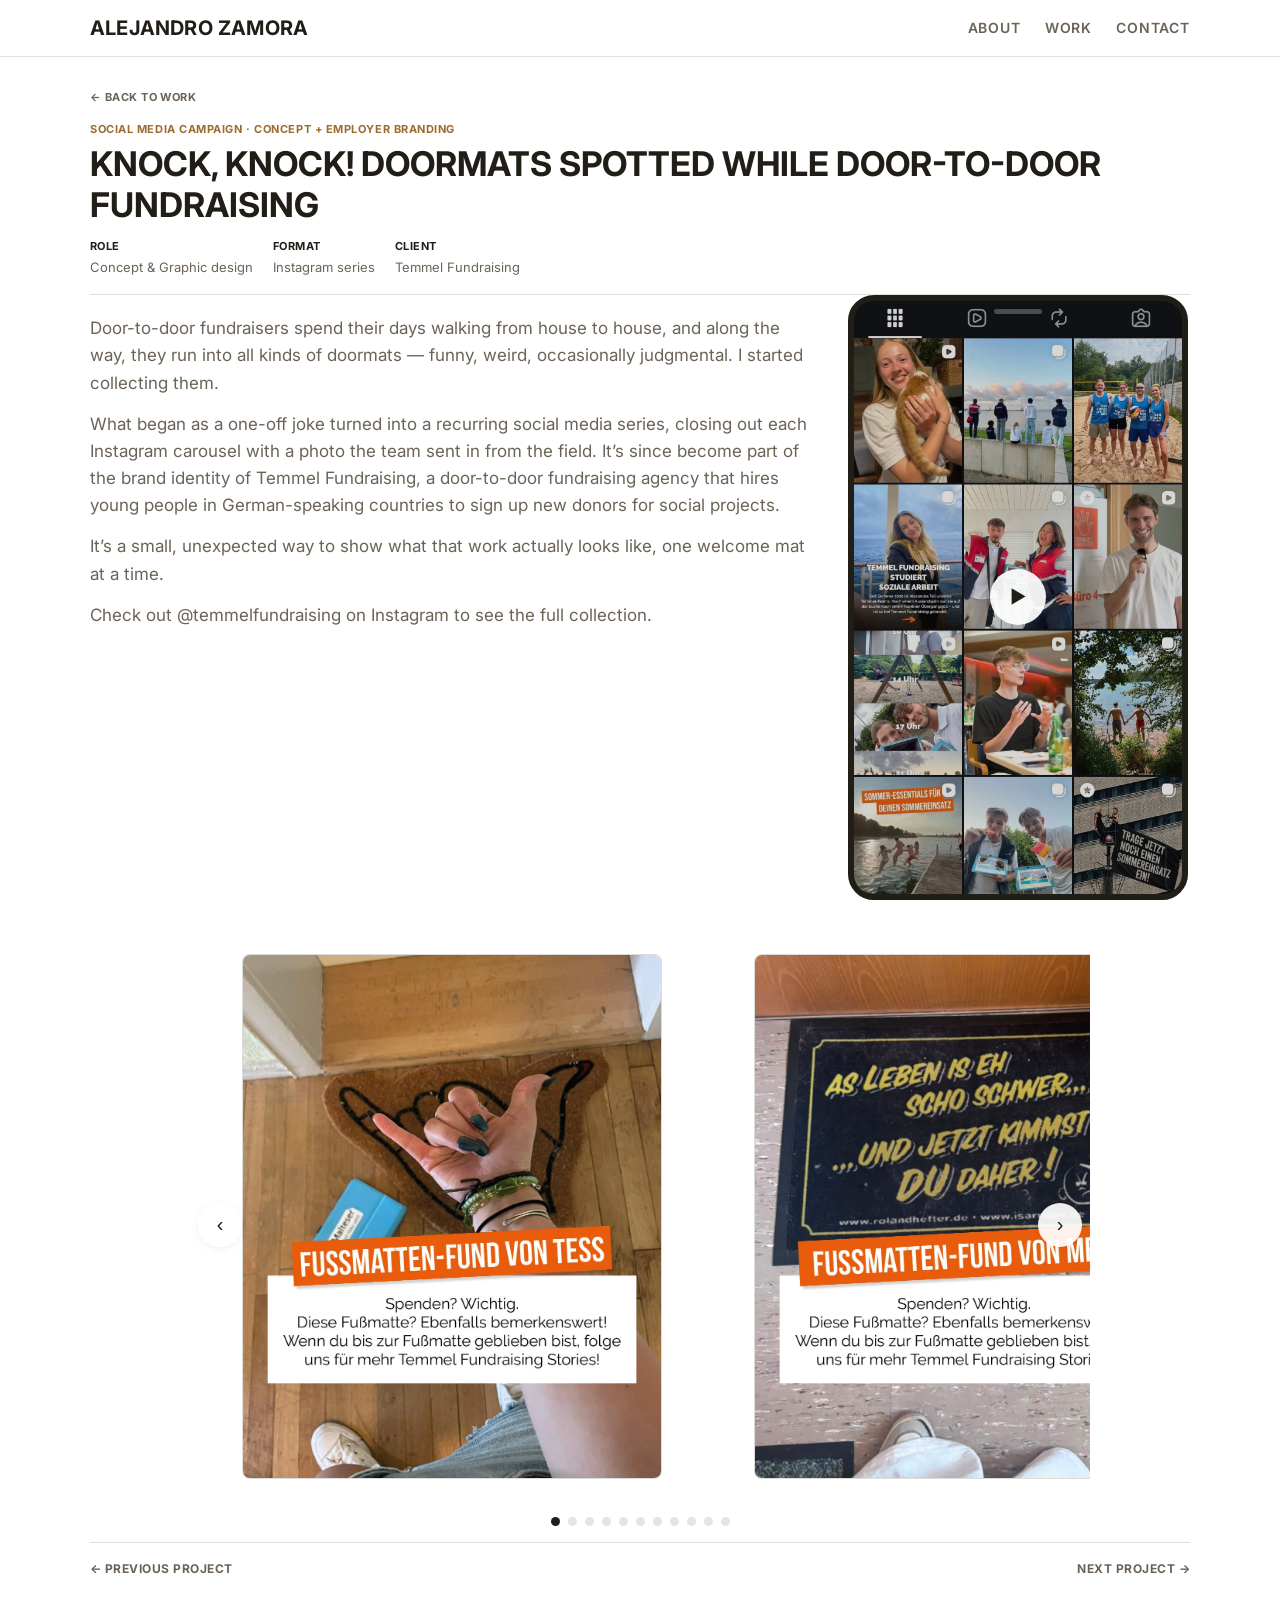
<file: project-doormats.html>
<!DOCTYPE html>
<html lang="en">
<head>
<meta charset="UTF-8">
<meta name="viewport" content="width=device-width, initial-scale=1.0">
<title>A collection of doormats — Alejandro Zamora</title>
<link rel="stylesheet" href="style.css">
</head>
<body>

<header class="site-header">
  <div class="wrap">
    <div class="name">Alejandro Zamora</div>
    <nav>
      <a href="index.html#about">About</a>
      <a href="index.html#work">Work</a>
      <a href="index.html#contact">Contact</a>
    </nav>
  </div>
</header>

<div class="wrap">

  <div class="article-header">
    <a class="back-link" href="index.html">← Back to work</a>
    <div class="dateline">Social Media Campaign · Concept + Employer Branding</div>
    <h1>Knock, Knock! Doormats spotted while door-to-door fundraising</h1>
    <div class="meta-row">
      <span><strong>Role</strong>Concept & Graphic design</span>
      <span><strong>Format</strong>Instagram series</span>
      <span><strong>Client</strong>Temmel Fundraising</span>
    </div>
  </div>

  <!-- Wrap the article text and phone so CSS can place them side-by-side on wide screens -->
  <div class="article-content">

    <div class="article-body">
      <p>Door-to-door fundraisers spend their days walking from house to house, and along the way, they run into all kinds of doormats — funny, weird, occasionally judgmental. I started collecting them.</p>
      <p>What began as a one-off joke turned into a recurring social media series, closing out each Instagram carousel with a photo the team sent in from the field. It’s since become part of the brand identity of Temmel Fundraising, a door-to-door fundraising agency that hires young people in German-speaking countries to sign up new donors for social projects.</p>
      <p>It’s a small, unexpected way to show what that work actually looks like, one welcome mat at a time.</p>
      <p>Check out <a href="https://www.instagram.com/temmelfundraising" target="_blank" class="feature-link">@temmelfundraising</a> on Instagram to see the full collection.</p>
    </div>

    <div class="article-phone">
      <div class="phone-frame">
        <!--
          Click-to-play: nothing heavy loads until the visitor clicks.
          Replace with a still frame from your video,
          and videos/doormats.mp4 with your own file.
        -->
        <div class="video-embed" data-video="videos/doormats.mp4">
          <img src="images/doormats_preview_phone.jpg" loading="lazy" alt="Doormats video preview">
          <span class="play-btn">▶</span>
        </div>
      </div>
    </div>

  </div>

  <div class="doormats-gallery">
  <div class="carousel" aria-label="Doormats gallery">
    <button class="carousel-btn prev" aria-label="Previous image" type="button">‹</button>

    <div class="carousel-track" tabindex="0" role="list">
      <figure class="carousel-slide" role="listitem">
        <img src="images/fussmatten/fussmatten.jpg" alt="Doormat 1" loading="lazy">
      </figure>
      <figure class="carousel-slide" role="listitem">
        <img src="images/fussmatten/fussmatten7.jpg" alt="Doormat 2" loading="lazy">
      </figure>
      <figure class="carousel-slide" role="listitem">
        <img src="images/fussmatten/fussmatten8.jpg" alt="Doormat 3" loading="lazy">
      </figure>
      <figure class="carousel-slide" role="listitem">
        <img src="images/fussmatten/fussmatten9.jpg" alt="Doormat 4" loading="lazy">
      </figure>
      <figure class="carousel-slide" role="listitem">
        <img src="images/fussmatten/fussmatten11.jpg" alt="Doormat 5" loading="lazy">
      </figure>
        <figure class="carousel-slide" role="listitem">
        <img src="images/fussmatten/fussmatten2.jpg" alt="Doormat 5" loading="lazy">
      </figure>
        <figure class="carousel-slide" role="listitem">
        <img src="images/fussmatten/fussmatten3.jpg" alt="Doormat 5" loading="lazy">
      </figure>
        <figure class="carousel-slide" role="listitem">
        <img src="images/fussmatten/fussmatten4.jpg" alt="Doormat 5" loading="lazy">
      </figure>
        <figure class="carousel-slide" role="listitem">
        <img src="images/fussmatten/fussmatten5.jpg" alt="Doormat 5" loading="lazy">
      </figure>
        <figure class="carousel-slide" role="listitem">
        <img src="images/fussmatten/fussmatten6.jpg" alt="Doormat 5" loading="lazy">
      </figure>
        <figure class="carousel-slide" role="listitem">
        <img src="images/fussmatten/fussmatten10.jpg" alt="Doormat 5" loading="lazy">
      </figure>
    </div>

    <button class="carousel-btn next" aria-label="Next image" type="button">›</button>

    <div class="carousel-dots" role="tablist" aria-label="Gallery navigation"></div>
  </div>
</div>

  <div class="article-nav">
    <a href="project-toward-the-horizon.html">← Previous project</a>
    <a href="project-audi-q5.html">Next project →</a>
  </div>

</div>

<script>
  // Click-to-play: only load the real video file once the visitor clicks.
  // Logic copied from index.html to ensure consistent behavior across pages.
  document.querySelectorAll('.video-embed').forEach(function (el) {
    el.addEventListener('click', function () {
      var src = el.getAttribute('data-video');
      el.innerHTML = '<video src="' + src + '" controls autoplay playsinline></video>';
    });
  });
</script>
  
  <script>
/* Doormats gallery behavior: dots, prev/next, keyboard support */
(function () {
  const carousels = document.querySelectorAll('.carousel');
  if (!carousels.length) return;

  carousels.forEach((carousel) => {
    const track = carousel.querySelector('.carousel-track');
    const slides = Array.from(carousel.querySelectorAll('.carousel-slide'));
    const prevBtn = carousel.querySelector('.carousel-btn.prev');
    const nextBtn = carousel.querySelector('.carousel-btn.next');
    const dotsContainer = carousel.querySelector('.carousel-dots');

    // Create dots
    slides.forEach((_, i) => {
      const btn = document.createElement('button');
      btn.type = 'button';
      btn.setAttribute('aria-selected', i === 0 ? 'true' : 'false');
      btn.dataset.index = i;
      btn.addEventListener('click', () => {
        scrollToSlide(i);
      });
      dotsContainer.appendChild(btn);
    });

    const dots = Array.from(dotsContainer.querySelectorAll('button'));

    function scrollToSlide(index) {
      const slide = slides[index];
      if (!slide) return;
      // scroll so the slide is centered in the track
      const left = slide.offsetLeft - (track.clientWidth - slide.offsetWidth) / 2;
      track.scrollTo({ left, behavior: 'smooth' });
      updateActive(index);
    }

    function updateActive(index) {
      dots.forEach((d, i) => d.setAttribute('aria-selected', i === index ? 'true' : 'false'));
    }

    // find nearest slide based on current scroll position
    function getCurrentIndex() {
      const trackCenter = track.scrollLeft + track.clientWidth / 2;
      let bestIndex = 0;
      let bestDistance = Infinity;
      slides.forEach((s, i) => {
        const slideCenter = s.offsetLeft + s.offsetWidth / 2;
        const dist = Math.abs(trackCenter - slideCenter);
        if (dist < bestDistance) {
          bestDistance = dist;
          bestIndex = i;
        }
      });
      return bestIndex;
    }

    // update active dot during scrolling (throttle with rAF)
    let raf = null;
    function onScroll() {
      if (raf) cancelAnimationFrame(raf);
      raf = requestAnimationFrame(() => {
        updateActive(getCurrentIndex());
      });
    }
    track.addEventListener('scroll', onScroll, { passive: true });

    // Prev / next handling
    prevBtn && prevBtn.addEventListener('click', () => {
      const idx = getCurrentIndex();
      const target = Math.max(0, idx - 1);
      scrollToSlide(target);
    });
    nextBtn && nextBtn.addEventListener('click', () => {
      const idx = getCurrentIndex();
      const target = Math.min(slides.length - 1, idx + 1);
      scrollToSlide(target);
    });

    // keyboard left / right support when track focused
    track.addEventListener('keydown', (ev) => {
      if (ev.key === 'ArrowLeft') {
        ev.preventDefault();
        prevBtn && prevBtn.click();
      } else if (ev.key === 'ArrowRight') {
        ev.preventDefault();
        nextBtn && nextBtn.click();
      }
    });

    // enable mouse drag to scroll (desktop friendliness)
    let isDown = false;
    let startX, scrollStart;
    track.addEventListener('pointerdown', (e) => {
      isDown = true;
      track.setPointerCapture(e.pointerId);
      startX = e.clientX;
      scrollStart = track.scrollLeft;
      track.style.scrollBehavior = 'auto';
    });
    track.addEventListener('pointermove', (e) => {
      if (!isDown) return;
      const dx = e.clientX - startX;
      track.scrollLeft = scrollStart - dx;
    });
    track.addEventListener('pointerup', (e) => {
      if (!isDown) return;
      isDown = false;
      track.releasePointerCapture(e.pointerId);
      track.style.scrollBehavior = '';
      // snap to nearest slide after drag
      scrollToSlide(getCurrentIndex());
    });
    track.addEventListener('pointercancel', () => { isDown = false; });

    // ensure first dot is active initially
    updateActive(0);
  });
})();
</script>

</body>
</html>
</file>
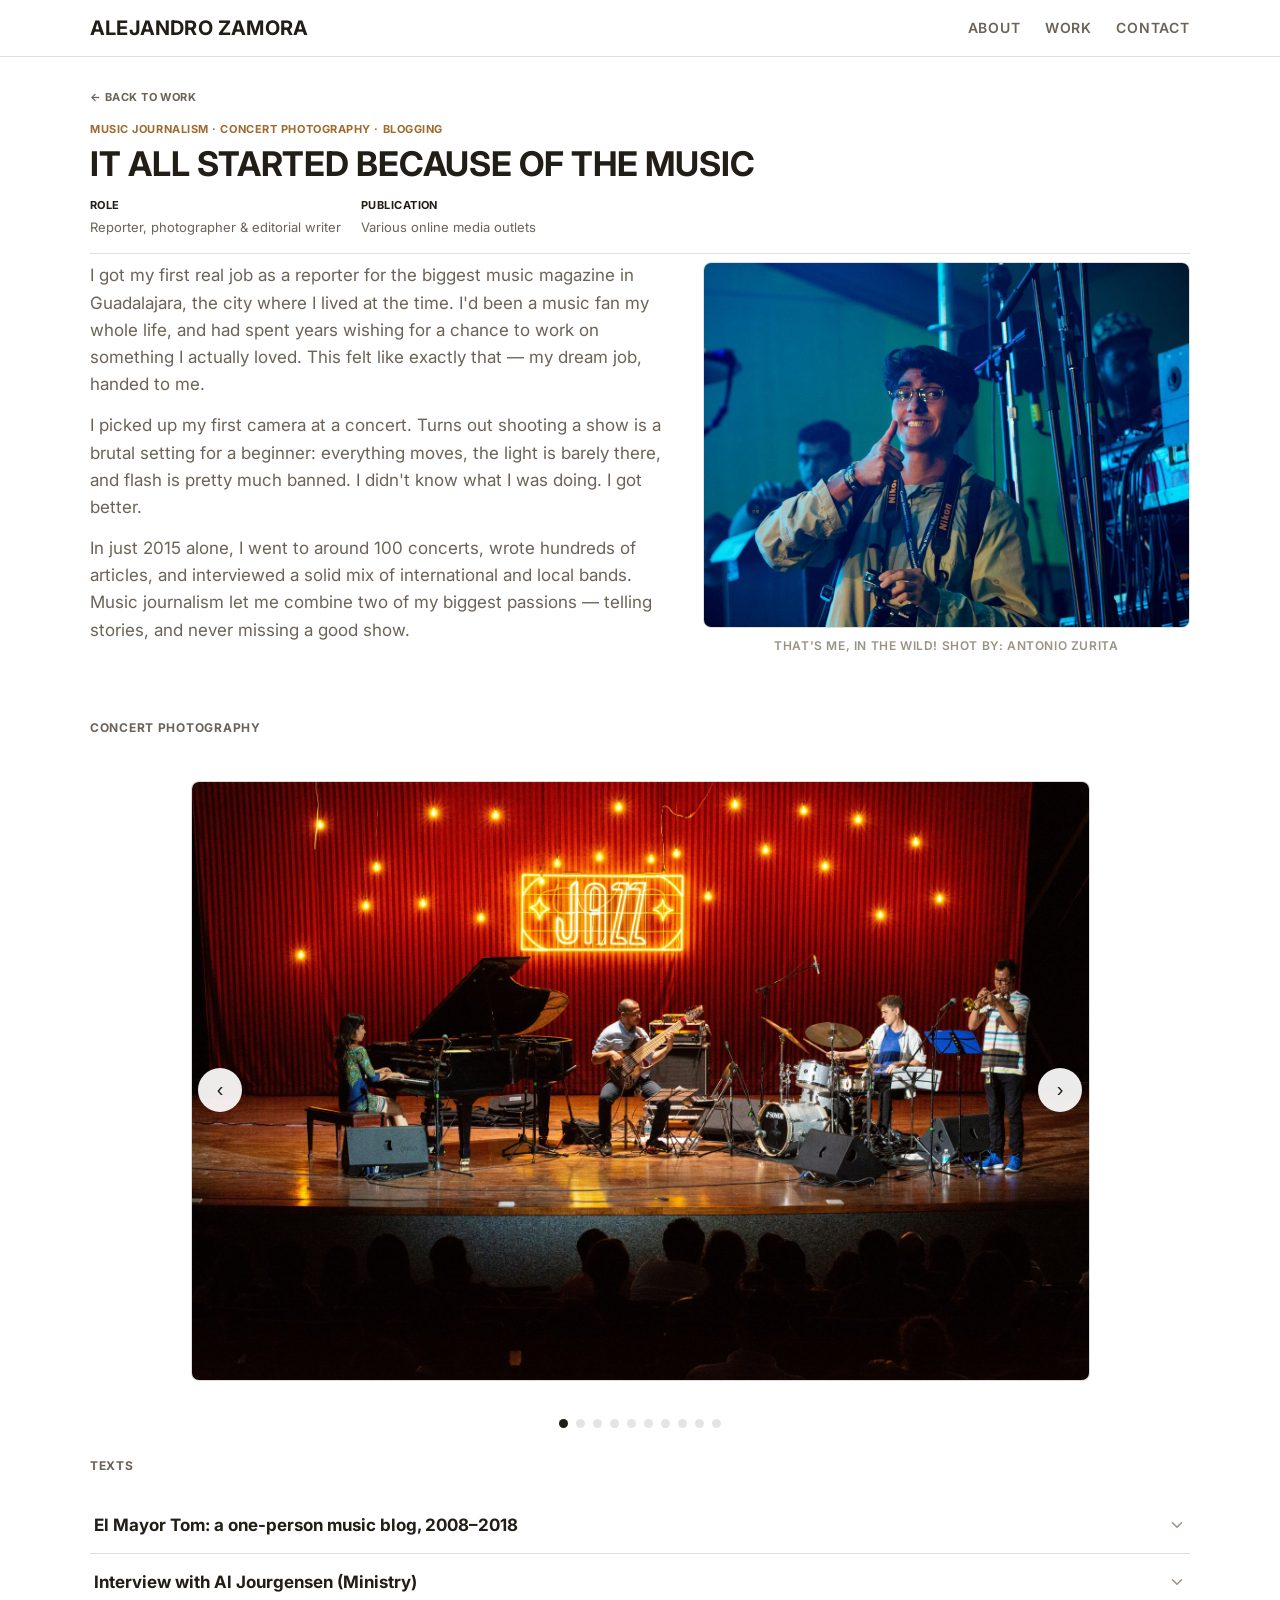
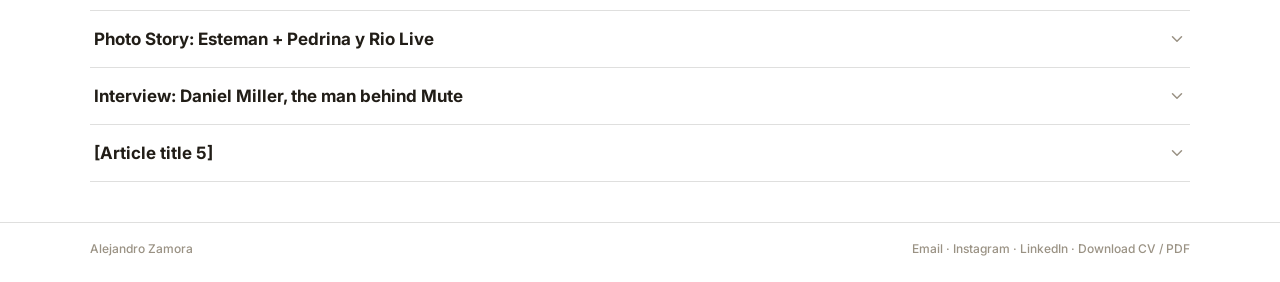
<file: project-music-journalism.html>
<!DOCTYPE html>
<html lang="en">
<head>
<meta charset="UTF-8">
<meta name="viewport" content="width=device-width, initial-scale=1.0">
<title>Music Journalism — Alejandro Zamora</title>
<link rel="stylesheet" href="style.css">
<style>
  /* Intro grid: text + image */
  .mj-intro-grid {
    display: grid;
    grid-template-columns: 1.2fr 1fr;
    gap: 28px;
    align-items: start;
    padding: 8px 0 32px;
  }
  .mj-intro-image img {
    width: 100%;
    aspect-ratio: 4 / 3;
    object-fit: cover;
    border-radius: 8px;
    display: block;
    border: 1px solid var(--border);
  }
  .mj-intro-image .magis-caption {
    font-size: 12px;
    color: var(--ink-faint);
    margin-top: 8px;
    text-align: center;
  }
  @media (max-width: 640px) {
    .mj-intro-grid {
      grid-template-columns: 1fr;
    }
  }

  /* Concert photography carousel: each photo keeps its own natural ratio */
  .mj-gallery .carousel-slide {
    flex: 0 0 auto;
    max-width: none;
    height: 600px;
    display: flex;
    align-items: center;
    justify-content: center;
  }
  .mj-gallery .carousel-slide img {
    width: auto;
    height: 100%;
    aspect-ratio: auto;
    object-fit: contain;
    border-radius: 8px;
    background: var(--bg-alt);
    border: 1px solid var(--border);
  }
  @media (max-width: 640px) {
    .mj-gallery .carousel-slide {
      height: 220px;
    }
  }

  /* Texts accordion */
  .mj-accordion {
    padding: 8px 0 40px;
  }
  .mj-item {
    border-bottom: 1px solid var(--border);
  }
  .mj-trigger {
    display: flex;
    align-items: center;
    justify-content: space-between;
    gap: 16px;
    width: 100%;
    background: none;
    border: none;
    text-align: left;
    padding: 18px 4px;
    cursor: pointer;
    font-family: inherit;
  }
  .mj-trigger .mj-title {
    font-weight: 700;
    font-size: 17px;
    color: var(--ink);
  }
  .mj-item.is-open .mj-trigger .mj-title {
    color: var(--accent-gold);
  }
  .mj-trigger .chevron {
    flex: 0 0 auto;
    width: 18px;
    height: 18px;
    color: var(--ink-faint);
    transition: transform 0.2s ease;
  }
  .mj-item.is-open .chevron {
    transform: rotate(180deg);
    color: var(--accent-gold);
  }
  .mj-panel {
    display: grid;
    grid-template-rows: 0fr;
    transition: grid-template-rows 0.25s ease;
  }
  .mj-item.is-open .mj-panel {
    grid-template-rows: 1fr;
  }
  .mj-panel-inner {
    overflow: hidden;
  }
  .mj-content {
    padding: 0 4px 24px;
  }
  .mj-content p {
    font-size: 14px;
    color: var(--ink-soft);
    margin: 0 0 12px;
    line-height: 1.6;
  }
  .mj-meta {
    display: flex;
    gap: 24px;
    font-size: 12px;
    color: var(--ink-faint);
  }
  .mj-meta strong {
    display: block;
    color: var(--ink);
    font-weight: 700;
    font-size: 12px;
    margin-bottom: 2px;
  }
  .mj-image {
    width: 100%;
    border-radius: 8px;
    background: var(--bg-alt);
    border: 1px solid var(--border);
    display: flex;
    align-items: center;
    justify-content: center;
    overflow: hidden;
  }

  .mj-image img {
    width: 100%;
    height: 100%;
    object-fit: contain;
    display: block;
  }
  .mj-content .article-phone {
    width: 100%;
    display: flex;
    justify-content: center;
    margin: 20px 0 0;
  }

  .mj-content .phone-frame {
    width: min(72vw, 300px);
    max-width: 300px;
    margin: 0 auto;
  }

  /* Accordion carousel: same gallery treatment as other carousels on site */
  .mj-accordion-gallery {
    margin-top: 18px;
  }
  .mj-accordion-gallery .carousel-slide {
    flex: 0 0 auto;
    max-width: none;
    height: 420px;
    display: flex;
    align-items: center;
    justify-content: center;
  }
  .mj-accordion-gallery .carousel-slide img {
    width: auto;
    height: 100%;
    object-fit: contain;
    border-radius: 8px;
    background: var(--bg-alt);
    border: 1px solid var(--border);
    display: block;
  }
  @media (max-width: 640px) {
    .mj-accordion-gallery .carousel-slide {
      height: 240px;
    }
  }
</style>
</head>
<body>

<header class="site-header">
  <div class="wrap">
    <div class="name">Alejandro Zamora</div>
    <nav>
      <a href="index.html#about">About</a>
      <a href="index.html#work">Work</a>
      <a href="index.html#contact">Contact</a>
    </nav>
  </div>
</header>

<div class="wrap">

  <div class="article-header">
    <a class="back-link" href="index.html">← Back to work</a>
    <div class="dateline">Music Journalism · Concert Photography · Blogging</div>
    <h1>It all started because of the music</h1>
    <div class="meta-row">
      <span><strong>Role</strong>Reporter, photographer &amp; editorial writer</span>
      <span><strong>Publication</strong>Various online media outlets</span>
    </div>
  </div>

  <!-- Intro: text + image -->
  <div class="mj-intro-grid">
    <div class="article-body" style="padding: 0;">
      <p>I got my first real job as a reporter for the biggest music magazine in Guadalajara, the city where I lived at the time. I'd been a music fan my whole life, and had spent years wishing for a chance to work on something I actually loved. This felt like exactly that — my dream job, handed to me.</p>
      <p>I picked up my first camera at a concert. Turns out shooting a show is a brutal setting for a beginner: everything moves, the light is barely there, and flash is pretty much banned. I didn't know what I was doing. I got better.</p>
      <p>In just 2015 alone, I went to around 100 concerts, wrote hundreds of articles, and interviewed a solid mix of international and local bands. Music journalism let me combine two of my biggest passions — telling stories, and never missing a good show.</p>
    </div>
    <div class="mj-intro-image">
      <!-- Replace with a real photo of you at work, or a favorite shot from that era -->
      <img src="images/music/photo_pit.jpg" loading="lazy" alt="Alejandro at a concert, early days as a music journalist">
       <div class="magis-caption">That's me, in the wild! Shot by: Antonio Zurita</div>
    </div>
  </div>


 <div class="section-label">Concert photography</div>

  <!-- Carousel: reuses the same swipeable gallery pattern used elsewhere in the site.
       The .mj-gallery class overrides slide sizing so each photo keeps its own
       natural aspect ratio (portrait, landscape, or square) instead of being
       forced into a single fixed shape. -->
  <div class="doormats-gallery mj-gallery">
    <div class="carousel" aria-label="Concert photography gallery">
      <button class="carousel-btn prev" aria-label="Previous image" type="button">‹</button>
      <div class="carousel-track" tabindex="0" role="list">
        <figure class="carousel-slide" role="listitem">
          <img src="images/music/music_01.jpg" alt="Concert photo 1" loading="lazy">
        </figure>
        <figure class="carousel-slide" role="listitem">
          <img src="images/music/music_02.jpg" alt="Concert photo 2" loading="lazy">
        </figure>
        <figure class="carousel-slide" role="listitem">
          <img src="images/music/music_03.jpg" alt="Concert photo 3" loading="lazy">
        </figure>
        <figure class="carousel-slide" role="listitem">
          <img src="images/music/music_04.jpg" alt="Concert photo 4" loading="lazy">
        </figure>
        <figure class="carousel-slide" role="listitem">
          <img src="images/music/music_05.jpg" alt="Concert photo 5" loading="lazy">
        </figure>
        <figure class="carousel-slide" role="listitem">
          <img src="images/music/music_06.jpg" alt="Concert photo 6" loading="lazy">
        </figure>
        <figure class="carousel-slide" role="listitem">
          <img src="images/music/music_07.jpg" alt="Concert photo 7" loading="lazy">
        </figure>
        <figure class="carousel-slide" role="listitem">
          <img src="images/music/music_08.jpg" alt="Concert photo 8" loading="lazy">
        </figure>
        <figure class="carousel-slide" role="listitem">
          <img src="images/music/music_09.jpg" alt="Concert photo 9" loading="lazy">
        </figure>
        <figure class="carousel-slide" role="listitem">
          <img src="images/music/music_10.jpg" alt="Concert photo 10" loading="lazy">
        </figure>
      </div>
      <button class="carousel-btn next" aria-label="Next image" type="button">›</button>
    <div class="carousel-dots"></div>
    </div>
  </div>


  <div class="section-label">Texts</div>

  <div class="mj-accordion" id="mj-accordion">

  <div class="mj-item">
      <button class="mj-trigger" type="button">
        <span class="mj-title">El Mayor Tom: a one-person music blog, 2008–2018</span>
        <svg class="chevron" viewBox="0 0 24 24" fill="none" stroke="currentColor" stroke-width="2" stroke-linecap="round" stroke-linejoin="round"><polyline points="6 9 12 15 18 9"></polyline></svg>
      </button>
      <div class="mj-panel">
        <div class="mj-panel-inner">
          <div class="mj-content">
            <p>El Mayor Tom has been my online alter ego for years. It started as an album review blog back in 2008, but it grew into a local news outlet covering the music scene in Puebla, Mexico. Interviews, concert coverage, breaking news, press conferences, credential management, album reviews, and my own editorials on whatever was happening at the time. All of it, one person. The last version of El Mayor Tom ran until 2018. It's no longer online, but creating it shaped the rest of my career.</p>
            <div class="mj-meta">
              <span><strong>Published in</strong>El Mayor Tom (no longer online)</span>
<span><strong>Format</strong>Blog</span>
<span><strong>Years</strong>2008 – 2018</span>
            </div>
            <div class="mj-image">
              <img src="images/music/blog_mayortom.jpg" loading="lazy" alt="homepage of music blog el mayor tom">
            </div>
          </div>
        </div>
      </div>
    </div>
    

   <div class="mj-item">
      <button class="mj-trigger" type="button">
        <span class="mj-title">Interview with Al Jourgensen (Ministry)</span>
        <svg class="chevron" viewBox="0 0 24 24" fill="none" stroke="currentColor" stroke-width="2" stroke-linecap="round" stroke-linejoin="round"><polyline points="6 9 12 15 18 9"></polyline></svg>
      </button>
      <div class="mj-panel">
        <div class="mj-panel-inner">
          <div class="mj-content">
            <p>Al Jourgensen is one of the most charismatic frontmen in modern rock and metal. In this phoner, we talked about his upcoming projects and the passing of his bandmate Mike Scaccia. He talks like a pirate — a raspy voice, bursts of laughter, brutally honest, and fully committed to his role as Satan's envoy. He's a sharp conversationalist who loves provoking whoever's on the other end of the line. We spoke about the end of Ministry, his distrust of journalists, and more than a little nonsense along the way. The full interview is transcribed here, unedited — it's the only way to capture the actual rhythm of the conversation.</p>
            <div class="mj-meta">
              <span><strong>Published in</strong>Conciertos Guadalajara — text piece (no longer online)</span>
              <span><strong>Format</strong>Interview</span>
              <span><strong>Year</strong>2015</span>
            </div>
            <div style="margin: 16px 0; border-radius: 8px; overflow: hidden;">
    <iframe width="100%" height="300" scrolling="no" frameborder="no" allow="autoplay; encrypted-media" src="https://w.soundcloud.com/player/?url=https%3A//api.soundcloud.com/tracks/soundcloud%253Atracks%253A657217361&color=%23ff5500&auto_play=false&hide_related=false&show_comments=true&show_user=true&show_reposts=false&show_teaser=true&visual=true"></iframe>
    <div style="font-size: 10px; color: var(--ink-faint); margin-top: 6px; font-family: inherit;">
      <a href="https://soundcloud.com/user-759730871" title="chamocois" target="_blank" rel="noopener" style="color: var(--ink-faint); text-decoration: none;">chamocois</a> ·
      <a href="https://soundcloud.com/user-759730871/interview-with-al-jourgensen-ministry" title="Interview with Al Jourgensen (Ministry)" target="_blank" rel="noopener" style="color: var(--ink-faint); text-decoration: none;">Interview with Al Jourgensen (Ministry)</a>
    </div>
  </div>
            
          </div>
        </div>
      </div>
    </div>


    <div class="mj-item">
      <button class="mj-trigger" type="button">
        <span class="mj-title">Photo Story: Esteman + Pedrina y Rio Live</span>
        <svg class="chevron" viewBox="0 0 24 24" fill="none" stroke="currentColor" stroke-width="2" stroke-linecap="round" stroke-linejoin="round"><polyline points="6 9 12 15 18 9"></polyline></svg>
      </button>
      <div class="mj-panel">
        <div class="mj-panel-inner">
          <div class="mj-content">
            <p>A photo story from Miércoles Alternativo, Guadalajara's recurring night dedicated to alternative music. I liked this show so much — Esteman and Pedrina y Rio, two Colombian acts with a small but devoted following in Mexico — that I decided to skip the usual review and tell the whole story through pictures instead. From Pedrina's pastel-laced Converse to Esteman's mid-show costume change into a South American alebrije, this is less a concert recap and more a visual diary of one very good night at Teatro Vivian Blumenthal.</p>
            <div class="mj-meta">
              <span><strong>Published in</strong>Conciertos Guadalajara (Facebook page)</span>
              <span><strong>Format</strong>Photo story</span>
              <span><strong>Year</strong>2015</span>
            </div>
            <div class="article-phone">
  <div class="phone-frame">
    <div class="video-embed" data-video="videos/esteman_music.mp4">
      <img src="images/music/esteman_preview_cropV2.jpg" loading="lazy" alt="Vertical video preview">
      <span class="play-btn">▶</span>
    </div>
  </div>
</div>
          </div>
        </div>
      </div>
    </div>

  <div class="mj-item">
      <button class="mj-trigger" type="button">
        <span class="mj-title">Interview: Daniel Miller, the man behind Mute</span>
        <svg class="chevron" viewBox="0 0 24 24" fill="none" stroke="currentColor" stroke-width="2" stroke-linecap="round" stroke-linejoin="round"><polyline points="6 9 12 15 18 9"></polyline></svg>
      </button>
      <div class="mj-panel">
        <div class="mj-panel-inner">
          <div class="mj-content">
            <p>Daniel Miller is the founder of Mute Records, the label behind Depeche Mode, Goldfrapp, Erasure, and Nick Cave and the Bad Seeds. His fascination with independent electronic music has shaped decades of discoveries. On the phone, he turned out to be warm and chatty, and happy to talk about his disdain for Britpop, the rise of electronic music, and how he picks the bands he works with. We spoke ahead of his visit to Guadalajara for Festival Mute México, where he sat down to dismantle an old reputation: the guitar-hating label boss. His answer is more nuanced than you’d expect. This interview was originally published for Conciertos Guadalajara, but it’s no longer online, so the full conversation is reproduced below.</p>
            <div class="mj-meta">
              <span><strong>Published in</strong>Conciertos Guadalajara (no longer online)</span>
              <span><strong>Format</strong>Interview (phoner)</span>
              <span><strong>Year</strong>[Año]</span>
            </div>

            <div class="doormats-gallery mj-gallery mj-accordion-gallery">
              <div class="carousel" aria-label="Album review images">
                <button class="carousel-btn prev" aria-label="Previous image" type="button">‹</button>
                <div class="carousel-track" tabindex="0" role="list">
                  <figure class="carousel-slide" role="listitem">
                    <img src="images/music/daniel_miller.jpg" loading="lazy" alt="Album review of Honestidad Brutal by Andrés Calamaro">
                  </figure>
                  <figure class="carousel-slide" role="listitem">
                    <img src="images/music/entrevista_miller.jpg" loading="lazy" alt="Album review image 2">
                  </figure>
                </div>
                <button class="carousel-btn next" aria-label="Next image" type="button">›</button>
                <div class="carousel-dots"></div>
              </div>
            </div>
          </div>
        </div>
      </div>
    </div>

    <div class="mj-item">
      <button class="mj-trigger" type="button">
        <span class="mj-title">[Article title 5]</span>
        <svg class="chevron" viewBox="0 0 24 24" fill="none" stroke="currentColor" stroke-width="2" stroke-linecap="round" stroke-linejoin="round"><polyline points="6 9 12 15 18 9"></polyline></svg>
      </button>
      <div class="mj-panel">
        <div class="mj-panel-inner">
          <div class="mj-content">
            <p>[Short description of the piece.]</p>
            <div class="mj-meta">
              <span><strong>Format</strong>Interview</span>
              <span><strong>Year</strong>—</span>
            </div>
          </div>
        </div>
      </div>
    </div>

  </div>

</div>

<footer class="site-footer">
  <div class="wrap" style="display:flex; justify-content:space-between; width:100%; flex-wrap:wrap; gap:10px;" id="contact">
    <span>Alejandro Zamora</span>
    <span>
      <a href="mailto:your-email@example.com">Email</a> ·
      <a href="#">Instagram</a> ·
      <a href="#">LinkedIn</a> ·
      <a href="#">Download CV / PDF</a>
    </span>
  </div>
</footer>

<script>
  // Carousel: prev/next, dots, keyboard, drag-to-scroll.
  (function () {
    var carousels = document.querySelectorAll('.carousel');
    if (!carousels.length) return;
    carousels.forEach(function (carousel) {
      var track = carousel.querySelector('.carousel-track');
      var slides = Array.from(carousel.querySelectorAll('.carousel-slide'));
      var prevBtn = carousel.querySelector('.carousel-btn.prev');
      var nextBtn = carousel.querySelector('.carousel-btn.next');
      var dotsContainer = carousel.querySelector('.carousel-dots');

      if (!track || !dotsContainer) return;

      slides.forEach(function (_, i) {
        var btn = document.createElement('button');
        btn.type = 'button';
        btn.setAttribute('aria-selected', i === 0 ? 'true' : 'false');
        btn.dataset.index = i;
        btn.addEventListener('click', function () {
          scrollToSlide(i);
        });
        dotsContainer.appendChild(btn);
      });
      var dots = Array.from(dotsContainer.querySelectorAll('button'));

      function scrollToSlide(index) {
        var slide = slides[index];
        if (!slide) return;
        var left = slide.offsetLeft - (track.clientWidth - slide.offsetWidth) / 2;
        track.scrollTo({ left: left, behavior: 'smooth' });
        updateActive(index);
      }
      function updateActive(index) {
        dots.forEach(function (d, i) {
          d.setAttribute('aria-selected', i === index ? 'true' : 'false');
        });
      }
      function getCurrentIndex() {
        var trackCenter = track.scrollLeft + track.clientWidth / 2;
        var bestIndex = 0;
        var bestDistance = Infinity;
        slides.forEach(function (s, i) {
          var slideCenter = s.offsetLeft + s.offsetWidth / 2;
          var dist = Math.abs(trackCenter - slideCenter);
          if (dist < bestDistance) {
            bestDistance = dist;
            bestIndex = i;
          }
        });
        return bestIndex;
      }
      var raf = null;
      track.addEventListener('scroll', function () {
        if (raf) cancelAnimationFrame(raf);
        raf = requestAnimationFrame(function () {
          updateActive(getCurrentIndex());
        });
      }, { passive: true });

      prevBtn && prevBtn.addEventListener('click', function () {
        scrollToSlide(Math.max(0, getCurrentIndex() - 1));
      });
      nextBtn && nextBtn.addEventListener('click', function () {
        scrollToSlide(Math.min(slides.length - 1, getCurrentIndex() + 1));
      });
      track.addEventListener('keydown', function (ev) {
        if (ev.key === 'ArrowLeft') { ev.preventDefault(); prevBtn && prevBtn.click(); }
        else if (ev.key === 'ArrowRight') { ev.preventDefault(); nextBtn && nextBtn.click(); }
      });

      var isDown = false, startX, scrollStart;
      track.addEventListener('pointerdown', function (e) {
        isDown = true;
        track.setPointerCapture(e.pointerId);
        startX = e.clientX;
        scrollStart = track.scrollLeft;
        track.style.scrollBehavior = 'auto';
      });
      track.addEventListener('pointermove', function (e) {
        if (!isDown) return;
        track.scrollLeft = scrollStart - (e.clientX - startX);
      });
      track.addEventListener('pointerup', function (e) {
        if (!isDown) return;
        isDown = false;
        track.releasePointerCapture(e.pointerId);
        track.style.scrollBehavior = '';
        scrollToSlide(getCurrentIndex());
      });
      track.addEventListener('pointercancel', function () { isDown = false; });

      updateActive(0);
    });
  })();

  // Accordion: only one text open at a time.
  (function () {
    var accordion = document.getElementById('mj-accordion');
    if (!accordion) return;
    var items = Array.from(accordion.querySelectorAll('.mj-item'));
    items.forEach(function (item) {
      var trigger = item.querySelector('.mj-trigger');
      if (!trigger) return;
      trigger.addEventListener('click', function () {
        var isOpen = item.classList.contains('is-open');
        items.forEach(function (other) { other.classList.remove('is-open'); });
        if (!isOpen) item.classList.add('is-open');
      });
    });
  })();

  // Click-to-play: only load the real video file once the visitor clicks.
  document.querySelectorAll('.video-embed').forEach(function (el) {
    el.addEventListener('click', function () {
      var src = el.getAttribute('data-video');
      el.innerHTML = '<video src="' + src + '" controls autoplay playsinline></video>';
    });
  });
</script>

</body>
</html>
</file>
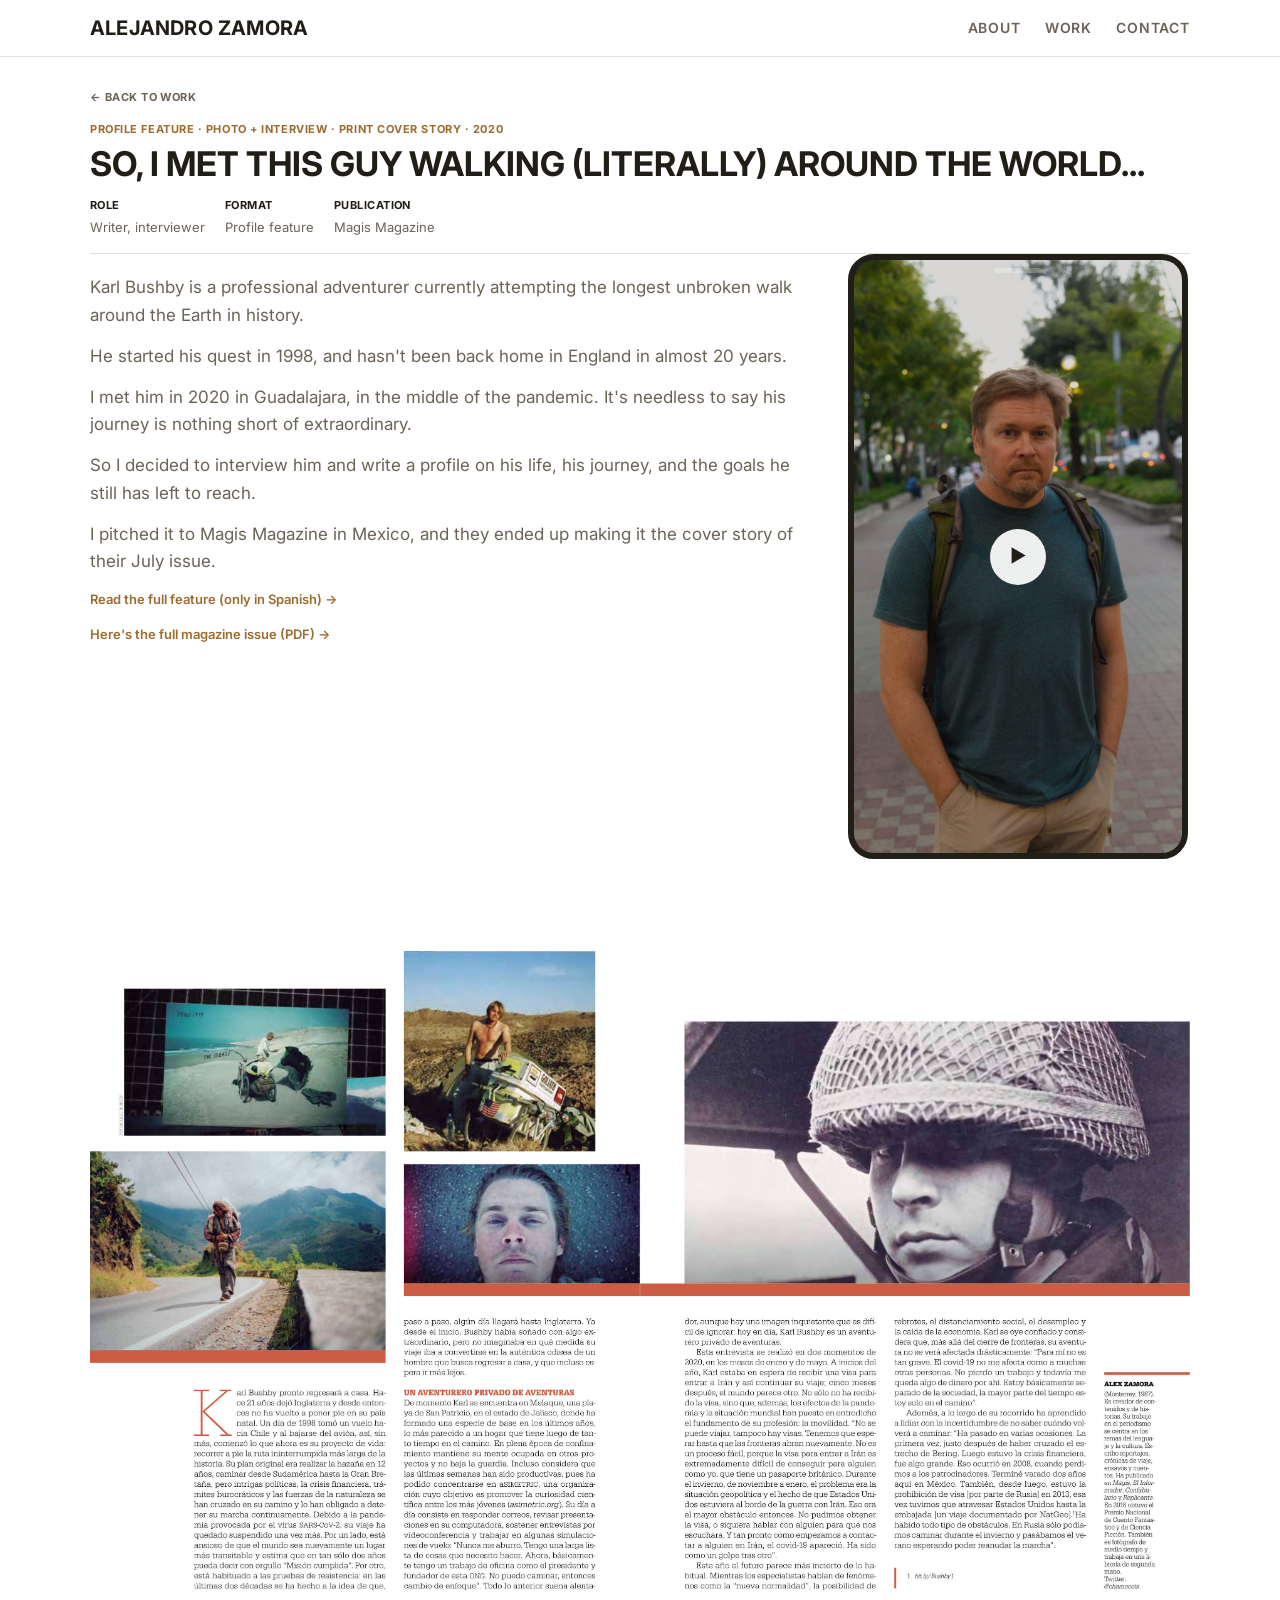
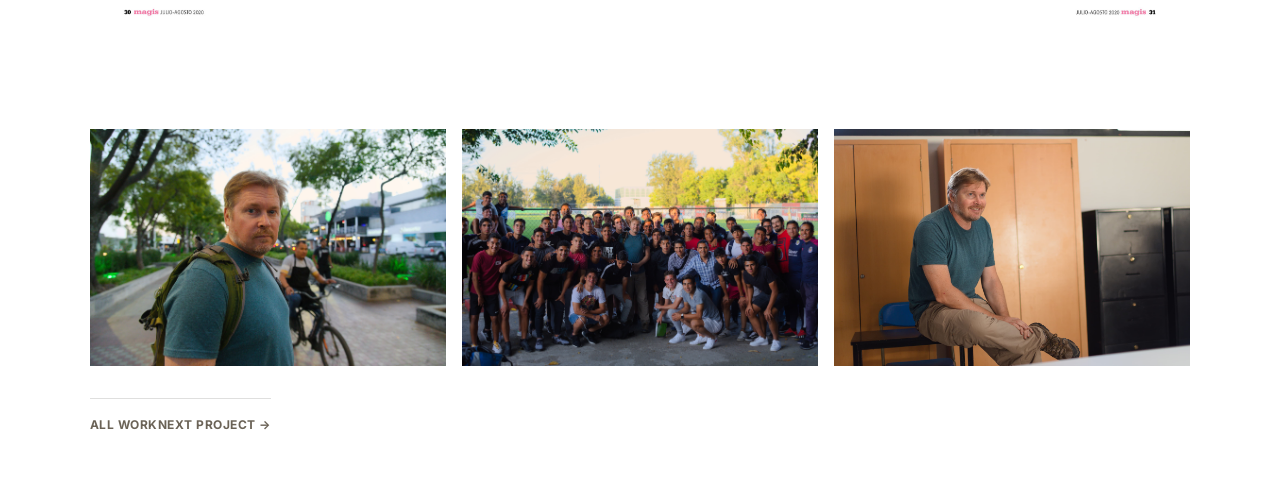
<file: project-toward-the-horizon.html>
<!DOCTYPE html>
<html lang="en">
<head>
<meta charset="UTF-8">
<meta name="viewport" content="width=device-width, initial-scale=1.0">
<title>Toward the horizon — Alejandro Zamora</title>
<link rel="stylesheet" href="style.css">
</head>
<body>

<header class="site-header">
  <div class="wrap">
    <div class="name">Alejandro Zamora</div>
    <nav>
      <a href="index.html#about">About</a>
      <a href="index.html#work">Work</a>
      <a href="index.html#contact">Contact</a>
    </nav>
  </div>
</header>

<div class="wrap">

  <div class="article-header">
    <a class="back-link" href="index.html">← Back to work</a>
    <div class="dateline">Profile feature · Photo + Interview · Print cover story · 2020</div>
    <h1>So, I met this guy walking (literally) around the world...</h1>
    <div class="meta-row">
      <span><strong>Role</strong>Writer, interviewer</span>
      <span><strong>Format</strong>Profile feature</span>
      <span><strong>Publication</strong>Magis Magazine</span>
    </div>
  </div>

  <div class="article-content">
  
  <div class="article-body">
    <p>Karl Bushby is a professional adventurer currently attempting the longest unbroken walk around the Earth in history.</p>
    <p>He started his quest in 1998, and hasn't been back home in England in almost 20 years.</p>
    <p>I met him in 2020 in Guadalajara, in the middle of the pandemic. It's needless to say his journey is nothing short of extraordinary.</p>
    <p>So I decided to interview him and write a profile on his life, his journey, and the goals he still has left to reach.</p>
    <p>I pitched it to Magis Magazine in Mexico, and they ended up making it the cover story of their July issue.</p>

<p style="font-size: 13px; margin-top: 4px;">
  <a href="https://magis.iteso.mx/nota/karl-bushby-hacia-el-horizonte/" target="_blank" rel="noopener" style="color: var(--accent-gold); font-weight: 600;">
   Read the full feature (only in Spanish) →
  </a>
</p>

  <p style="font-size: 13px; margin-top: 4px;">
  <a href="https://magis.iteso.mx/wp-content/uploads/2020/07/476-MAGIS.pdf" target="_blank" rel="noopener" style="color: var(--accent-gold); font-weight: 600;">
   Here's the full magazine issue (PDF) →
  </a>
</p>
    
  </div>

<div class="article-phone">
      <div class="phone-frame">
        <!--
          Click-to-play: nothing heavy loads until the visitor clicks.
          Replace with a still frame from your video,
          and videos/doormats.mp4 with your own file.
        -->
       <div class="video-embed" data-video="videos/horizon.mp4">
            <img src="images/horizon_preview_phone.jpg" loading="lazy" alt="Toward the horizon video preview">
            <span class="play-btn">▶</span>
        </div>
      </div>
    </div>
    
  <div class="media-block">
    <div class="media-video media-image">
      <img src="images/magis/magis_2.jpg" alt="Toward the horizon — feature photo" loading="lazy">
    </div>
  </div>
  
  <div class="gallery-bushby">
    <!-- Replace each src with your real images, e.g. images/toward-01.jpg -->
    <img src="images/bushby_1.jpg" alt="Toward the horizon — image 1">
    <img src="images/bushby_2.jpg" alt="Toward the horizon — image 2">
    <img src="images/bushby_3.jpg" alt="Toward the horizon — image 3">
  </div>

  <div class="article-nav">
    <a href="index.html">All work</a>
    <a href="project-doormats.html">Next project →</a>
  </div>

</div>

  <script>
  // Click-to-play: only load the real video file once the visitor clicks.
  // Logic copied from index.html to ensure consistent behavior across pages.
  document.querySelectorAll('.video-embed').forEach(function (el) {
    el.addEventListener('click', function () {
      var src = el.getAttribute('data-video');
      el.innerHTML = '<video src="' + src + '" controls autoplay playsinline></video>';
    });
  });
</script>
</body>
</html>
</file>
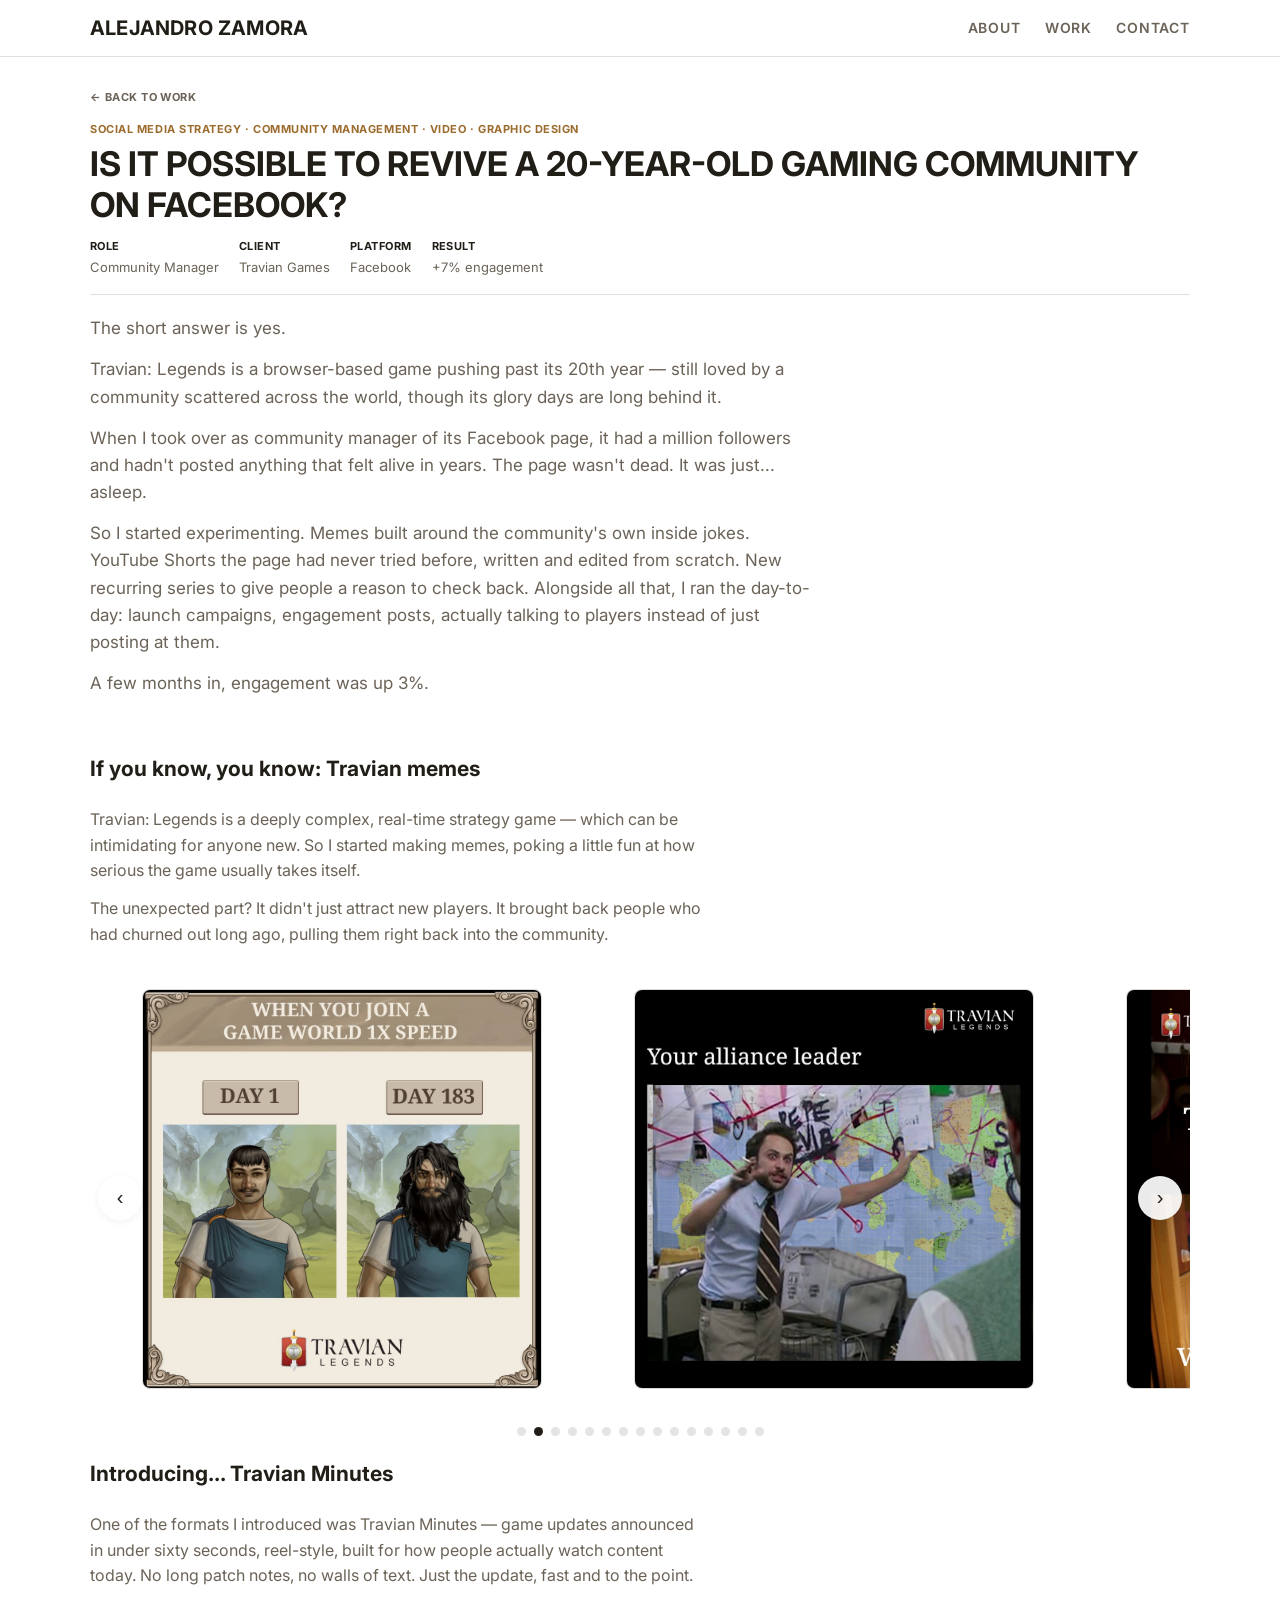
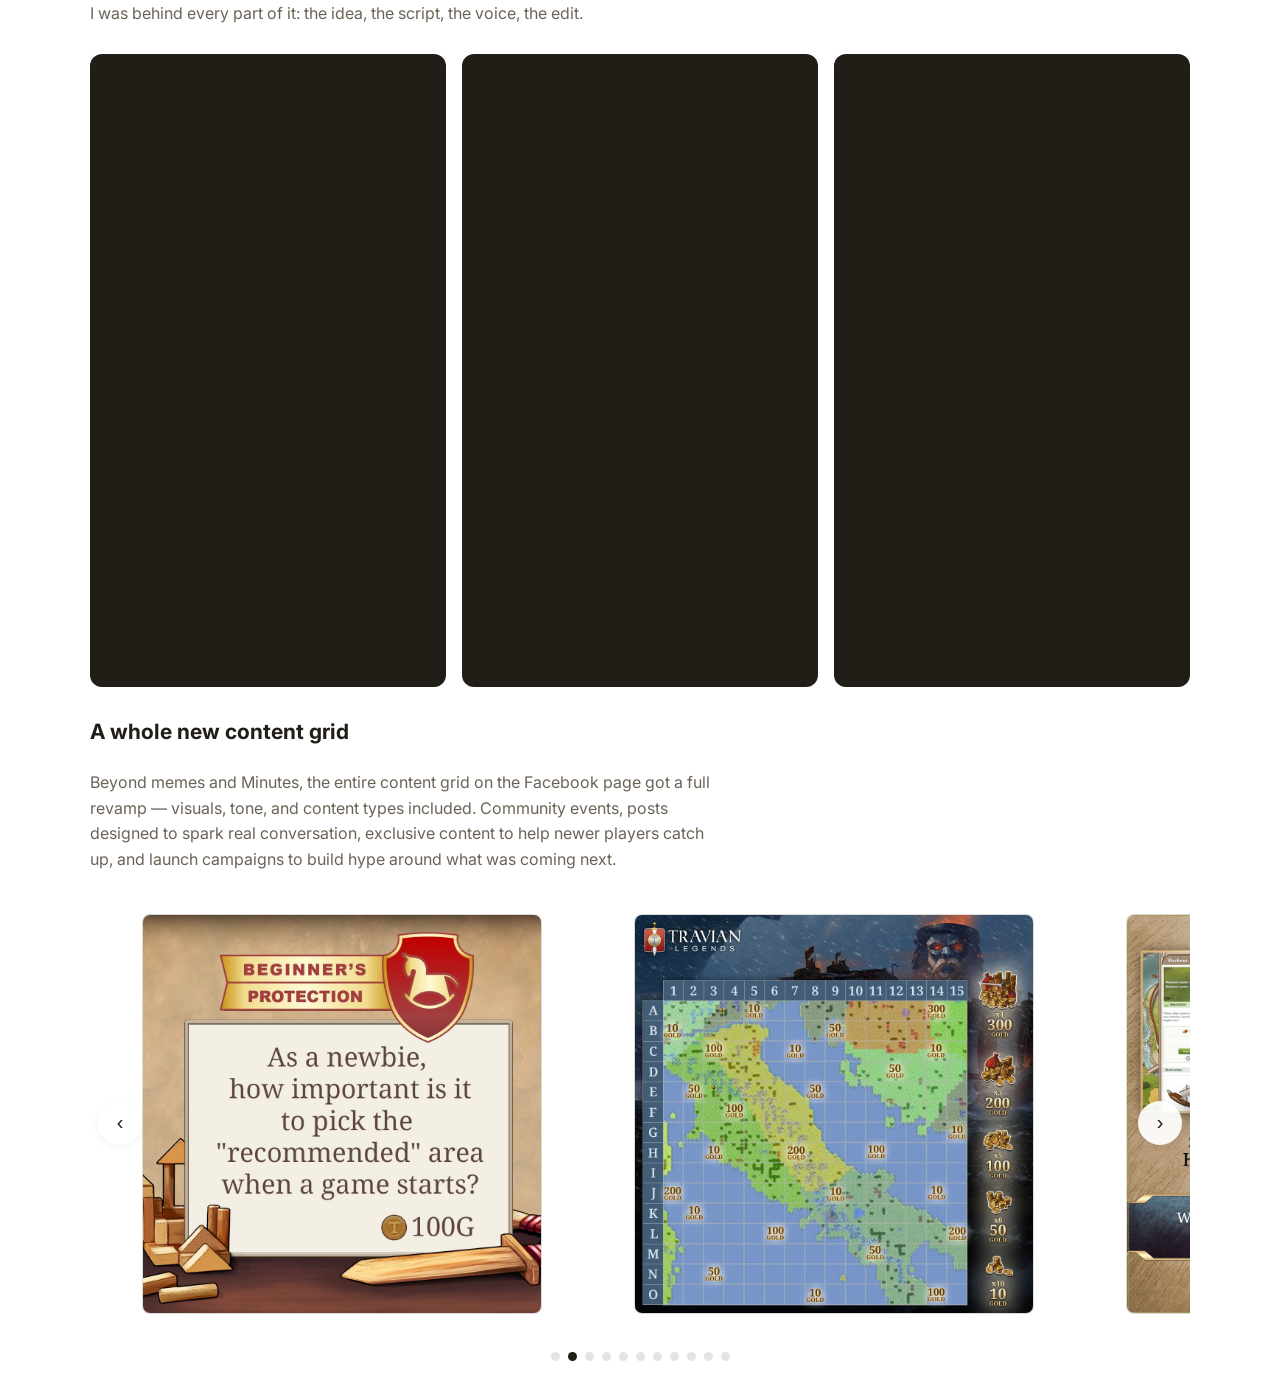
<file: project-travian.html>
<!DOCTYPE html>
<html lang="en">
<head>
<meta charset="UTF-8">
<meta name="viewport" content="width=device-width, initial-scale=1.0">
<title>Reviving a community — Alejandro Zamora</title>
<link rel="stylesheet" href="style.css">
  <style>
  /* Override carousel for 1:1 aspect ratio on this page */
  .doormats-gallery.audi-gallery .carousel-slide img {
    aspect-ratio: 1/1;
    object-fit: cover;
    max-width: 500px;
  }
    .audi-gallery .carousel-slide {
  flex: 0 0 78vw;
  max-width: 400px;
}
</style>
</head>
<body>

<header class="site-header">
  <div class="wrap">
    <div class="name">Alejandro Zamora</div>
    <nav>
      <a href="index.html#about">About</a>
      <a href="index.html#work">Work</a>
      <a href="index.html#contact">Contact</a>
    </nav>
  </div>
</header>

<div class="wrap">

  <div class="article-header">
    <a class="back-link" href="index.html">← Back to work</a>
    <div class="dateline">Social Media Strategy · Community Management · Video · Graphic Design</div>
    <h1>Is it possible to revive a 20-year-old gaming community on Facebook?</h1>
    <div class="meta-row">
      <span><strong>Role</strong>Community Manager</span>
      <span><strong>Client</strong>Travian Games</span>
      <span><strong>Platform</strong>Facebook</span>
      <span><strong>Result</strong>+7% engagement</span>
    </div>
  </div>

  <div class="article-body">
    <p>The short answer is yes.</p>
    
    <p> Travian: Legends is a browser-based game pushing past its 20th year — still loved by a community scattered across the world, though its glory days are long behind it.</p>

<p>When I took over as community manager of its Facebook page, it had a million followers and hadn't posted anything that felt alive in years. The page wasn't dead. It was just... asleep.</p>

<p>So I started experimenting. Memes built around the community's own inside jokes. YouTube Shorts the page had never tried before, written and edited from scratch. New recurring series to give people a reason to check back. Alongside all that, I ran the day-to-day: launch campaigns, engagement posts, actually talking to players instead of just posting at them.</p>

<p>A few months in, engagement was up 3%.</p>
  </div>

 <div class="case-body">
    <h3>If you know, you know: Travian memes</h3>
    <p>Travian: Legends is a deeply complex, real-time strategy game — which can be intimidating for anyone new. So I started making memes, poking a little fun at how serious the game usually takes itself.</p>

    <p>The unexpected part? It didn't just attract new players. It brought back people who had churned out long ago, pulling them right back into the community.</p>
  </div>
  
 <div class="doormats-gallery audi-gallery">
  <div class="carousel" aria-label="Audi Q5 gallery">
    <button class="carousel-btn prev" aria-label="Previous image" type="button">‹</button>

    

    <div class="carousel-track" tabindex="0" role="list">
      <figure class="carousel-slide" role="listitem">
        <img src="images/memes/1x_speed.jpg" alt="meme legends" loading="lazy">
      </figure>
      <figure class="carousel-slide" role="listitem">
        <img src="images/memes/alliance_leader.jpg" alt="meme legends" loading="lazy">
      </figure>
      <figure class="carousel-slide" role="listitem">
        <img src="images/memes/community.jpg" alt="meme legends" loading="lazy">
      </figure>
      <figure class="carousel-slide" role="listitem">
        <img src="images/memes/damon.jpg" alt="meme legends" loading="lazy">
      </figure>
      <figure class="carousel-slide" role="listitem">
        <img src="images/memes/dog.jpg" alt="meme legends" loading="lazy">
      </figure>
      <figure class="carousel-slide" role="listitem">
        <img src="images/memes/drake.jpg" alt="meme legends" loading="lazy">
      </figure>
      <figure class="carousel-slide" role="listitem">
        <img src="images/memes/gw_feeling.jpg" alt="meme legends" loading="lazy">
      </figure>
      <figure class="carousel-slide" role="listitem">
        <img src="images/memes/joker.jpg" alt="meme legends" loading="lazy">
      </figure>
      <figure class="carousel-slide" role="listitem">
        <img src="images/memes/peel.jpg" alt="meme legends" loading="lazy">
      </figure>
      <figure class="carousel-slide" role="listitem">
        <img src="images/memes/skulls.jpg" alt="meme legends" loading="lazy">
      </figure>
      <figure class="carousel-slide" role="listitem">
        <img src="images/memes/star_wars.jpg" alt="meme legends" loading="lazy">
      </figure>
      <figure class="carousel-slide" role="listitem">
        <img src="images/memes/tornado.jpg" alt="meme legends" loading="lazy">
      </figure>
      <figure class="carousel-slide" role="listitem">
        <img src="images/memes/wwf.jpg" alt="meme legends" loading="lazy">
      </figure>
      <figure class="carousel-slide" role="listitem">
        <img src="images/memes/veterans.jpg" alt="meme legends" loading="lazy">
      </figure>
      <figure class="carousel-slide" role="listitem">
        <img src="images/memes/you.jpg" alt="meme legends" loading="lazy">
      </figure>
      
    </div>

    <button class="carousel-btn next" aria-label="Next image" type="button">›</button>

    <div class="carousel-dots" role="tablist" aria-label="Gallery navigation"></div>
  </div>

<div class="case-body">
  <h3>Introducing... Travian Minutes</h3>
  <p>One of the formats I introduced was Travian Minutes — game updates announced in under sixty seconds, reel-style, built for how people actually watch content today. No long patch notes, no walls of text. Just the update, fast and to the point.</p>
  <p>I was behind every part of it: the idea, the script, the voice, the edit.</p>
</div>

<!-- 3. Fila de videos verticales embebidos -->
<div class="travian-videos">
  <div class="video-frame">
    <iframe src="https://www.youtube.com/embed/RsSYiOAODgw" allowfullscreen></iframe>
  </div>
  <div class="video-frame">
    <iframe src="https://www.youtube.com/embed/qnSVcgNuAks" allowfullscreen></iframe>
  </div>
  <div class="video-frame">
    <iframe src="https://www.youtube.com/embed/g0_SndDw0p0" allowfullscreen></iframe>
  </div>
</div>

 <div class="case-body">
    <h3>A whole new content grid</h3>
    <p>Beyond memes and Minutes, the entire content grid on the Facebook page got a full revamp — visuals, tone, and content types included. Community events, posts designed to spark real conversation, exclusive content to help newer players catch up, and launch campaigns to build hype around what was coming next.</p>
  </div>
  
 <div class="doormats-gallery audi-gallery">
  <div class="carousel" aria-label="Audi Q5 gallery">
    <button class="carousel-btn prev" aria-label="Previous image" type="button">‹</button>

    

    <div class="carousel-track" tabindex="0" role="list">
      <figure class="carousel-slide" role="listitem">
        <img src="images/travian/beginner.jpg" alt="social media post travian" loading="lazy">
      </figure>
      <figure class="carousel-slide" role="listitem">
        <img src="images/travian/contest.jpg" alt="social media post travian" loading="lazy">
      </figure>
      <figure class="carousel-slide" role="listitem">
        <img src="images/travian/feature_set.jpg" alt="social media post travian" loading="lazy">
      </figure>
      <figure class="carousel-slide" role="listitem">
        <img src="images/travian/guess.jpg" alt="social media post travian" loading="lazy">
      </figure>
      <figure class="carousel-slide" role="listitem">
        <img src="images/travian/guide.jpg" alt="social media post travian" loading="lazy">
      </figure>
      <figure class="carousel-slide" role="listitem">
        <img src="images/travian/hall_of_fame.jpg" alt="social media post travian" loading="lazy">
      </figure>
      <figure class="carousel-slide" role="listitem">
        <img src="images/travian/maps.jpg" alt="social media post travian" loading="lazy">
      </figure>
      <figure class="carousel-slide" role="listitem">
        <img src="images/travian/mp3.jpg" alt="social media post travian" loading="lazy">
      </figure>
      <figure class="carousel-slide" role="listitem">
        <img src="images/travian/speed.jpg" alt="social media post travian" loading="lazy">
      </figure>
      <figure class="carousel-slide" role="listitem">
        <img src="images/travian/tribe.jpg" alt="social media post travian" loading="lazy">
      </figure>
      <figure class="carousel-slide" role="listitem">
        <img src="images/travian/winning_conditions.jpg" alt="social media post travian" loading="lazy">
      </figure>  
    </div>

    <button class="carousel-btn next" aria-label="Next image" type="button">›</button>

    <div class="carousel-dots" role="tablist" aria-label="Gallery navigation"></div>
  </div>

</div>

 <script>
/* Doormats gallery behavior: dots, prev/next, keyboard support */
(function () {
  const carousels = document.querySelectorAll('.carousel');
  if (!carousels.length) return;

  carousels.forEach((carousel) => {
    const track = carousel.querySelector('.carousel-track');
    const slides = Array.from(carousel.querySelectorAll('.carousel-slide'));
    const prevBtn = carousel.querySelector('.carousel-btn.prev');
    const nextBtn = carousel.querySelector('.carousel-btn.next');
    const dotsContainer = carousel.querySelector('.carousel-dots');

    // Create dots
    slides.forEach((_, i) => {
      const btn = document.createElement('button');
      btn.type = 'button';
      btn.setAttribute('aria-selected', i === 0 ? 'true' : 'false');
      btn.dataset.index = i;
      btn.addEventListener('click', () => {
        scrollToSlide(i);
      });
      dotsContainer.appendChild(btn);
    });

    const dots = Array.from(dotsContainer.querySelectorAll('button'));

    function scrollToSlide(index) {
      const slide = slides[index];
      if (!slide) return;
      // scroll so the slide is centered in the track
      const left = slide.offsetLeft - (track.clientWidth - slide.offsetWidth) / 2;
      track.scrollTo({ left, behavior: 'smooth' });
      updateActive(index);
    }

    function updateActive(index) {
      dots.forEach((d, i) => d.setAttribute('aria-selected', i === index ? 'true' : 'false'));
    }

    // find nearest slide based on current scroll position
    function getCurrentIndex() {
      const trackCenter = track.scrollLeft + track.clientWidth / 2;
      let bestIndex = 0;
      let bestDistance = Infinity;
      slides.forEach((s, i) => {
        const slideCenter = s.offsetLeft + s.offsetWidth / 2;
        const dist = Math.abs(trackCenter - slideCenter);
        if (dist < bestDistance) {
          bestDistance = dist;
          bestIndex = i;
        }
      });
      return bestIndex;
    }

    // update active dot during scrolling (throttle with rAF)
    let raf = null;
    function onScroll() {
      if (raf) cancelAnimationFrame(raf);
      raf = requestAnimationFrame(() => {
        updateActive(getCurrentIndex());
      });
    }
    track.addEventListener('scroll', onScroll, { passive: true });

    // Prev / next handling
    prevBtn && prevBtn.addEventListener('click', () => {
      const idx = getCurrentIndex();
      const target = Math.max(0, idx - 1);
      scrollToSlide(target);
    });
    nextBtn && nextBtn.addEventListener('click', () => {
      const idx = getCurrentIndex();
      const target = Math.min(slides.length - 1, idx + 1);
      scrollToSlide(target);
    });

    // keyboard left / right support when track focused
    track.addEventListener('keydown', (ev) => {
      if (ev.key === 'ArrowLeft') {
        ev.preventDefault();
        prevBtn && prevBtn.click();
      } else if (ev.key === 'ArrowRight') {
        ev.preventDefault();
        nextBtn && nextBtn.click();
      }
    });

    // enable mouse drag to scroll (desktop friendliness)
    let isDown = false;
    let startX, scrollStart;
    track.addEventListener('pointerdown', (e) => {
      isDown = true;
      track.setPointerCapture(e.pointerId);
      startX = e.clientX;
      scrollStart = track.scrollLeft;
      track.style.scrollBehavior = 'auto';
    });
    track.addEventListener('pointermove', (e) => {
      if (!isDown) return;
      const dx = e.clientX - startX;
      track.scrollLeft = scrollStart - dx;
    });
    track.addEventListener('pointerup', (e) => {
      if (!isDown) return;
      isDown = false;
      track.releasePointerCapture(e.pointerId);
      track.style.scrollBehavior = '';
      // snap to nearest slide after drag
      scrollToSlide(getCurrentIndex());
    });
    track.addEventListener('pointercancel', () => { isDown = false; });

    // ensure first dot is active initially
    updateActive(0);
  });
})();
</script>
  
</body>
</html>
</file>
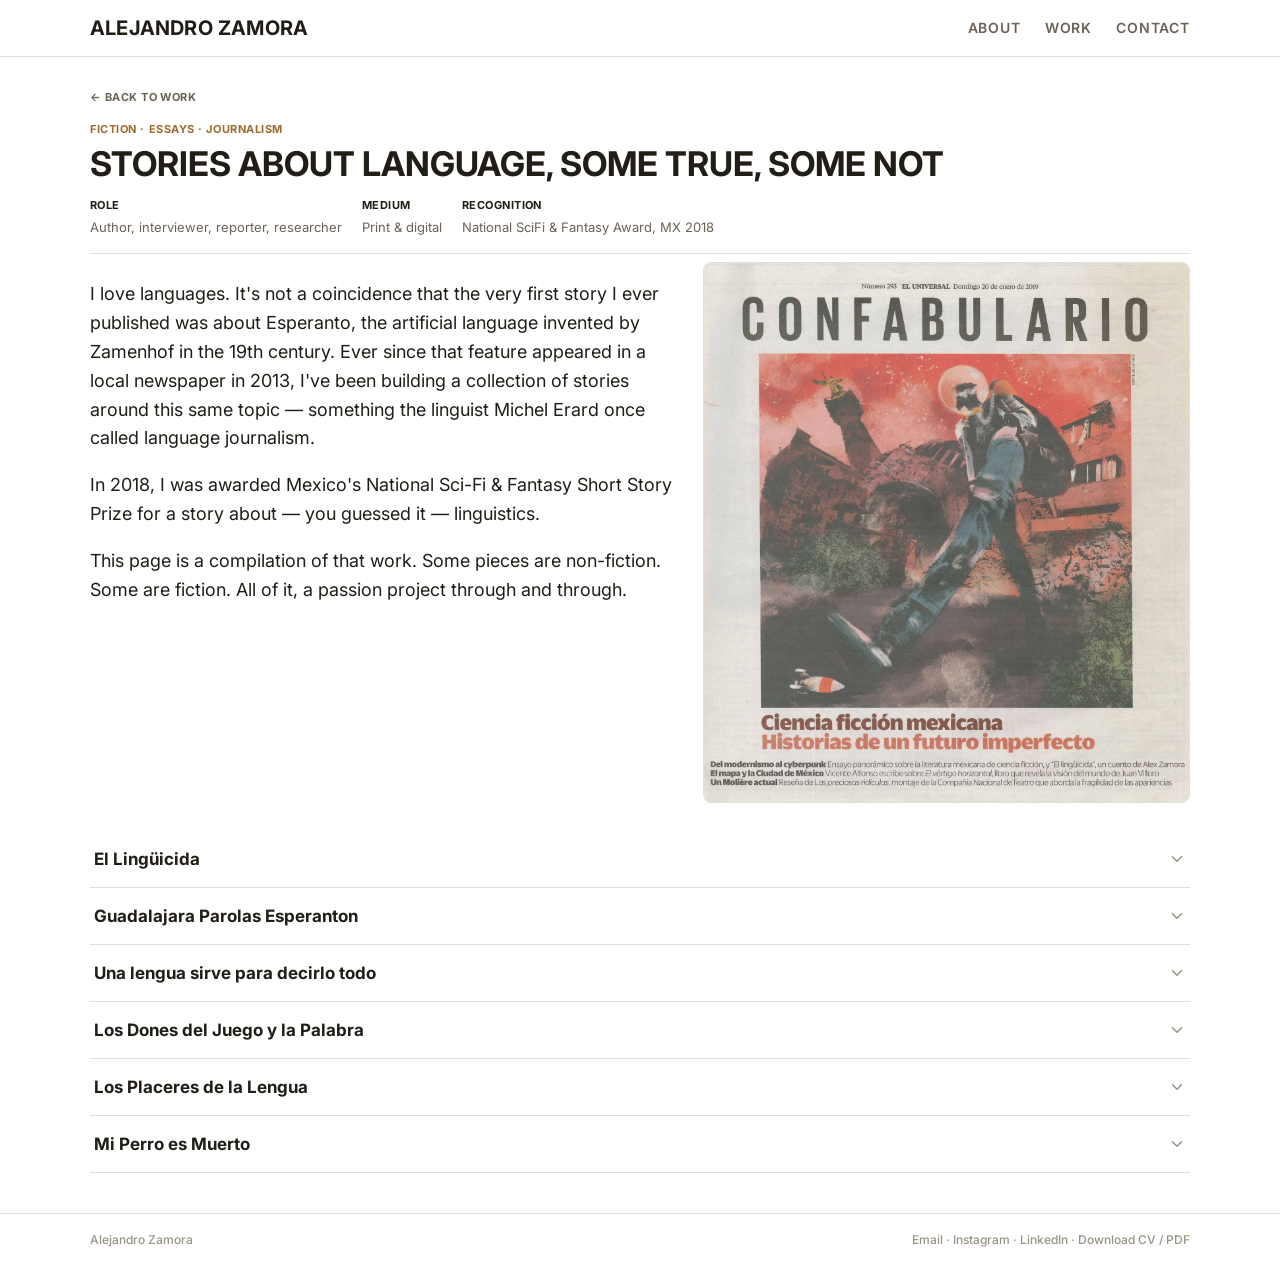
<file: writing.html>
<!DOCTYPE html>
<html lang="en">
<head>
<meta charset="UTF-8">
<meta name="viewport" content="width=device-width, initial-scale=1.0">
<title>Writing — Alejandro Zamora</title>
<link rel="stylesheet" href="style.css">
<style>
.wa-intro-grid {
  display: grid;
  grid-template-columns: 1.2fr 1fr;
  gap: 28px;
  align-items: start;
  padding: 8px 0 20px;
}
.wa-intro-image img {
  width: 100%;
  aspect-ratio: 1500 / 1663;
  object-fit: cover;
  border-radius: 8px;
  display: block;
  border: 1px solid var(--border);
}

@media (max-width: 640px) {
  .wa-intro-grid {
    grid-template-columns: 1fr;
  }
}

/* Accordion styles */
.writing-accordion {
  padding: 8px 0 40px;
}

.wa-item {
  border-bottom: 1px solid var(--border);
}

.wa-trigger {
  display: flex;
  align-items: center;
  justify-content: space-between;
  gap: 16px;
  width: 100%;
  background: none;
  border: none;
  text-align: left;
  padding: 18px 4px;
  cursor: pointer;
  font-family: inherit;
}

.wa-trigger .wa-title {
  font-weight: 700;
  font-size: 17px;
  color: var(--ink);
}

.wa-item.is-open .wa-trigger .wa-title {
  color: var(--accent-gold);
}

.wa-trigger .chevron {
  flex: 0 0 auto;
  width: 18px;
  height: 18px;
  color: var(--ink-faint);
  transition: transform 0.2s ease;
}

.wa-item.is-open .chevron {
  transform: rotate(180deg);
  color: var(--accent-gold);
}

.wa-panel {
  display: grid;
  grid-template-rows: 0fr;
  transition: grid-template-rows 0.25s ease;
}

.wa-item.is-open .wa-panel {
  grid-template-rows: 1fr;
}

.wa-panel-inner {
  overflow: hidden;
}

.wa-content {
  display: grid;
  gap: 28px;
  padding: 0 4px 24px;
}

.wa-image {
  width: 100%;
  border-radius: 8px;
  background: var(--bg-alt);
  border: 1px solid var(--border);
  display: flex;
  align-items: center;
  justify-content: center;
  overflow: hidden;
}

.wa-image img {
  width: 100%;
  height: 100%;
  object-fit: contain;
  display: block;
}

.wa-details p {
  font-size: 18px;
  color: var(--ink-soft);
  margin: 0 0 12px;
  line-height: 1.6;
}

.wa-meta {
  display: flex;
  gap: 24px;
  font-size: 15px;
  color: var(--ink-faint);
}

.wa-meta strong {
  display: block;
  color: var(--ink);
  font-weight: 700;
  font-size: 15px;
  margin-bottom: 2px;
}

.wa-link {
  display: inline-block;
  margin-top: 14px;
  font-size: 12px;
  font-weight: 700;
  text-transform: uppercase;
  letter-spacing: 0.04em;
  color: var(--ink);
}

.wa-link:hover {
  color: var(--accent-gold);
}

@media (max-width: 768px) {
  .wa-content {
    grid-template-columns: 1fr;
  }
}
</style>
</head>
<body>

<header class="site-header">
  <div class="wrap">
    <div class="name">Alejandro Zamora</div>
    <nav>
      <a href="index.html#about">About</a>
      <a href="index.html#work">Work</a>
      <a href="index.html#contact">Contact</a>
    </nav>
  </div>
</header>

<div class="wrap writing-page">

  <div class="article-header">
    <a class="back-link" href="index.html">← Back to work</a>
    <div class="dateline">Fiction · Essays · Journalism</div>
    <h1>Stories about language, some true, some not</h1>
    <div class="meta-row">
      <span><strong>Role</strong>Author, interviewer, reporter, researcher</span>
      <span><strong>Medium</strong>Print & digital</span>
      <span><strong>Recognition</strong>National SciFi & Fantasy Award, MX 2018</span>
    </div>
  </div>

 <div class="wa-intro-grid">
  <div class="wa-intro-text">
   <p>I love languages. It's not a coincidence that the very first story I ever published was about Esperanto, the artificial language invented by Zamenhof in the 19th century. Ever since that feature appeared in a local newspaper in 2013, I've been building a collection of stories around this same topic — something the linguist Michel Erard once called language journalism.</p>
      <p>In 2018, I was awarded Mexico's National Sci-Fi & Fantasy Short Story Prize for a story about — you guessed it — linguistics.</p>
      <p>This page is a compilation of that work. Some pieces are non-fiction. Some are fiction. All of it, a passion project through and through.</p>
  </div>
  <div class="wa-intro-image">
    <img src="images/writing/confabulario_portada3.jpg" alt="..." loading="lazy">
  </div>
</div>

  <!--
    Each accordion item below follows the same structure. To add a new piece,
    duplicate one <div class="wa-item">...</div> block and edit its contents.
    Replace each images/... path with your real image once you have it.
  -->
  <div class="writing-accordion" id="writing-accordion">

    <div class="wa-item">
      <button class="wa-trigger" type="button">
        <span class="wa-title">El Lingüicida</span>
        <svg class="chevron" viewBox="0 0 24 24" fill="none" stroke="currentColor" stroke-width="2" stroke-linecap="round" stroke-linejoin="round"><polyline points="6 9 12 15 18 9"></polyline></svg>
      </button>
      <div class="wa-panel">
        <div class="wa-panel-inner">
          <div class="wa-content">
            <div class="wa-image">
              <img src="images/writing/confabulario_inner_page_edit_cropV2.jpg" loading="lazy" alt="El Lingüicida">
            </div>
             <div class="wa-details">
              <p>During World War II, the Nazi regime sends a team of linguists to Mexico with a single mission: study a mysterious language on the verge of extinction. Winner of Mexico's National Sci-Fi & Fantasy Prize, 2018.</p>
              <div class="wa-meta">
                <span><strong>Format</strong>Short story</span>
                <span><strong>Publication</strong>Confabulario Magazine</span>
                <span><strong>Year</strong>2019</span>
              </div>
               <a class="wa-link" href="https://confabulario.eluniversal.com.mx/alex-zamora-cuento/" target="_blank" rel="noopener">Read the piece →</a>
            </div>
          </div>
        </div>
      </div>
    </div>

 <div class="wa-item">
      <button class="wa-trigger" type="button">
        <span class="wa-title">Guadalajara Parolas Esperanton</span>
        <svg class="chevron" viewBox="0 0 24 24" fill="none" stroke="currentColor" stroke-width="2" stroke-linecap="round" stroke-linejoin="round"><polyline points="6 9 12 15 18 9"></polyline></svg>
      </button>
      <div class="wa-panel">
        <div class="wa-panel-inner">
          <div class="wa-content">
            <div class="wa-image">
              <img src="images/writing/esperanto_crop_colour.jpg" loading="lazy" alt="Guadalajara Parolas Esperanto">
            </div>
            <div class="wa-details">
              <p>An overview of Esperanto — where the language stands today, and how it's still alive in cities like Guadalajara. At the center of the piece: a couple who practice the artificial language daily, and for whom it's become a real part of their life and relationship.</p>
              <div class="wa-meta">
                <span><strong>Format</strong>Feature</span>
                <span><strong>Publication</strong>El Informador</span>
                <span><strong>Year</strong>2012</span>
              </div>
              <a class="wa-link" href="https://www.informador.mx/Cultura/Guadalajara-parolas-esperanton-20120410-0199.html" target="_blank" rel="noopener">Read the piece →</a>
            </div>
          </div>
        </div>
      </div>
    </div>
    
    <div class="wa-item">
      <button class="wa-trigger" type="button">
        <span class="wa-title">Una lengua sirve para decirlo todo</span>
        <svg class="chevron" viewBox="0 0 24 24" fill="none" stroke="currentColor" stroke-width="2" stroke-linecap="round" stroke-linejoin="round"><polyline points="6 9 12 15 18 9"></polyline></svg>
      </button>
      <div class="wa-panel">
        <div class="wa-panel-inner">
          <div class="wa-content">
            <div class="wa-image">
              <img src="images/writing/ramos_01.jpg" loading="lazy" alt="Interview with linguist Luis Fernando Lara">
            </div>
            <div class="wa-details">
              <p>An interview with Luis Fernando Lara Ramos, a leading expert on the Spanish language, on why not knowing your own mother tongue leads to cultural impoverishment — and a kind of colonialism, favoring those who can operate in English. His answer: start by learning to actually live your own language.</p>
              <div class="wa-meta">
                <span><strong>Format</strong>Interview</span>
                <span><strong>Publication</strong>Magis Magazine</span>
                <span><strong>Year</strong>2015</span>
              </div>
              <a class="wa-link" href="https://magis.iteso.mx/nota/una-lengua-sirve-para-decirlo-todo-luis-fernando-lara/" target="_blank" rel="noopener">Read the piece →</a>
            </div>
          </div>
        </div>
      </div>
    </div>

    <div class="wa-item">
      <button class="wa-trigger" type="button">
        <span class="wa-title">Los Dones del Juego y la Palabra</span>
        <svg class="chevron" viewBox="0 0 24 24" fill="none" stroke="currentColor" stroke-width="2" stroke-linecap="round" stroke-linejoin="round"><polyline points="6 9 12 15 18 9"></polyline></svg>
      </button>
      <div class="wa-panel">
        <div class="wa-panel-inner">
          <div class="wa-content">
            <div class="wa-image">
              <img src="images/writing/medium_crop3.jpeg" loading="lazy" alt="Los Dones del Juego y la Palabra">
            </div>
            <div class="wa-details">
              <p>Gus Rodríguez was a giant of Mexican video game culture. A year after his passing, I wrote this essay to remember him — and to trace how his life shaped my own love of words.</p>
              <div class="wa-meta">
                <span><strong>Format</strong>Essay</span>
                <span><strong>Publication</strong>Personal blog</span>
                <span><strong>Year</strong>2021</span>
              </div>
              <a class="wa-link" href="https://medium.com/@emulador/los-dones-del-juego-y-la-palabra-1b3989f566e4" target="_blank" rel="noopener">Read the piece →</a>
            </div>
          </div>
        </div>
      </div>
    </div>

   

    <div class="wa-item">
      <button class="wa-trigger" type="button">
        <span class="wa-title">Los Placeres de la Lengua</span>
        <svg class="chevron" viewBox="0 0 24 24" fill="none" stroke="currentColor" stroke-width="2" stroke-linecap="round" stroke-linejoin="round"><polyline points="6 9 12 15 18 9"></polyline></svg>
      </button>
      <div class="wa-panel">
        <div class="wa-panel-inner">
          <div class="wa-content">
            <div class="wa-image">
              <img src="images/writing/lengua_crop.jpg" loading="lazy" alt="Los Placeres de la Lengua">
            </div>
            <div class="wa-details">
              <p>An article on the real benefits of learning a second language, separating the myths from the realities — with advice from language specialists and firsthand accounts from students facing the challenge themselves.</p>
              <div class="wa-meta">
                <span><strong>Format</strong>Cultural feature</span>
                <span><strong>Publication</strong>El Informador</span>
                <span><strong>Year</strong>2012</span>
              </div>
              <a class="wa-link" href="https://www.informador.mx/Cultura/Los-placeres-de-la-lengua-20120717-0200.html" target="_blank" rel="noopener">Read the piece →</a>
            </div>
          </div>
        </div>
      </div>
    </div>

    <div class="wa-item">
      <button class="wa-trigger" type="button">
        <span class="wa-title">Mi Perro es Muerto</span>
        <svg class="chevron" viewBox="0 0 24 24" fill="none" stroke="currentColor" stroke-width="2" stroke-linecap="round" stroke-linejoin="round"><polyline points="6 9 12 15 18 9"></polyline></svg>
      </button>
      <div class="wa-panel">
        <div class="wa-panel-inner">
          <div class="wa-content">
            <div class="wa-image">
              <img src="images/writing/bananas_composition.jpg" loading="lazy" alt="Mi Perro es Muerto">
            </div>
            <div class="wa-details">
              <p>A literary essay on what it means to live and think in your own language — and how everything about it feels perfectly ordered, until you start asking why.</p>
              <div class="wa-meta">
                <span><strong>Format</strong>Essay</span>
                <span><strong>Publication</strong>"El Rey de las Bananas" (Divague anthology series)</span>
                <span><strong>Year</strong>2018</span>
              </div>
            </div>
          </div>
        </div>
      </div>
    </div>

  </div>

</div>

<footer class="site-footer">
  <div class="wrap" style="display:flex; justify-content:space-between; width:100%; flex-wrap:wrap; gap:10px;" id="contact">
    <span>Alejandro Zamora</span>
    <span>
      <a href="mailto:your-email@example.com">Email</a> ·
      <a href="#">Instagram</a> ·
      <a href="#">LinkedIn</a> ·
      <a href="#">Download CV / PDF</a>
    </span>
  </div>
</footer>

<script>
  // Accordion: only one item open at a time.
  (function () {
    var accordion = document.getElementById('writing-accordion');
    if (!accordion) return;
    var items = Array.from(accordion.querySelectorAll('.wa-item'));

    items.forEach(function (item) {
      var trigger = item.querySelector('.wa-trigger');
      trigger.addEventListener('click', function () {
        var isOpen = item.classList.contains('is-open');
        items.forEach(function (other) {
          other.classList.remove('is-open');
        });
        if (!isOpen) {
          item.classList.add('is-open');
        }
      });
    });
  })();
</script>

</body>
</html>
</file>
<file: style.css>
@import url('https://fonts.googleapis.com/css2?family=Inter:wght@400;500;600;700&display=swap');

:root {
  --bg: #FFFFFF;
  --bg-alt: #FAFAFA;
  --card: #FFFFFF;
  --ink: #211D17;
  --ink-soft: #6B6357;
  --ink-faint: #9A9284;
  --accent-gold: #9C6B2E;
  --accent-teal: #2B5E55;
  --border: rgba(33, 29, 23, 0.14);
  --border-strong: rgba(33, 29, 23, 0.28);
  --max: 1140px;
}

* { box-sizing: border-box; }

html { scroll-behavior: smooth; }

body {
  margin: 0;
  background: var(--bg);
  color: var(--ink);
  font-family: 'Inter', sans-serif;
  font-size: 18px;
  line-height: 1.6;
  -webkit-font-smoothing: antialiased;
}

a { color: inherit; text-decoration: none; }

.wrap {
  max-width: var(--max);
  margin: 0 auto;
  padding: 0 20px;
}

/* Header */
.site-header {
  border-bottom: 1px solid var(--border);
  background: var(--bg);
  position: sticky;
  top: 0;
  z-index: 10;
}
.site-header .wrap {
  display: flex;
  justify-content: space-between;
  align-items: center;
  padding-top: 12px;
  padding-bottom: 12px;
}
.site-header .name {
  font-weight: 700;
  font-size: 20px;
  letter-spacing: 0.01em;
  text-transform: uppercase;
}
.site-header nav {
  display: flex;
  gap: 24px;
  font-size: 14px;
  font-weight: 600;
  text-transform: uppercase;
  letter-spacing: 0.06em;
  color: var(--ink-soft);
}
.site-header nav a:hover { color: var(--ink); }

/* Hero / About */
.hero {
  display: grid;
  grid-template-columns: 1fr minmax(220px, 400px);
  gap: 32px;
  align-items: center;
  padding: 32px 0 24px;
  border-bottom: 1px solid var(--border);
}
.hero h1 {
  font-weight: 700;
  font-size: 55px;
  line-height: 1.15;
  margin: 0 0 6px;
  text-transform: uppercase;
}
.hero .role {
  font-size: 13px;
  font-weight: 600;
  text-transform: uppercase;
  letter-spacing: 0.06em;
  color: var(--accent-teal);
  margin-bottom: 14px;
}
.hero p.bio {
  font-size: 23px;
  color: var(--ink-soft);
  max-width: 50ch;
  margin: 0 0 18px;
}

/* Passport stamps */
.stamps {
  display: flex;
  flex-wrap: wrap;
  gap: 8px;
}
.stamp {
  display: inline-flex;
  align-items: center;
  gap: 6px;
  border: 1.5px solid var(--accent-gold);
  color: var(--accent-gold);
  border-radius: 999px;
  padding: 5px 13px;
  font-size: 12px;
  font-weight: 600;
  text-transform: uppercase;
  letter-spacing: 0.05em;
  transform: rotate(-1.5deg);
}
.stamp:nth-child(even) { transform: rotate(1.5deg); }
.stamp.award {
  border-color: var(--accent-teal);
  color: var(--accent-teal);
}

/* Phone frame - make phone frame fluid */
.phone-frame {
  width: 100%;
  max-width: 400px; /* keeps the desktop design */
  aspect-ratio: 9 / 16;
  border: 6px solid var(--ink);
  border-radius: 26px;
  position: relative;
  overflow: hidden;
  background: var(--ink);
  justify-self: center;
}
.phone-frame::before {
  content: '';
  position: absolute;
  top: 8px;
  left: 50%;
  transform: translateX(-50%);
  width: 48px;
  height: 5px;
  background: rgba(255,255,255,0.25);
  border-radius: 3px;
  z-index: 2;
}
.phone-frame iframe,
.phone-frame video {
  width: 100%;
  height: 100%;
  object-fit: cover;
  border: none;
}
.phone-caption {
  text-align: center;
  font-size: 10px;
  font-weight: 600;
  letter-spacing: 0.05em;
  text-transform: uppercase;
  color: var(--ink-faint);
  margin-top: 8px;
}

/* Projects */
.section-label {
  font-size: 12px;
  font-weight: 700;
  text-transform: uppercase;
  letter-spacing: 0.06em;
  color: var(--ink-soft);
  margin: 28px 0 14px;
}
.project-grid {
  display: grid;
  grid-template-columns: repeat(auto-fit, minmax(240px, 1fr));
  gap: 16px;
  padding-bottom: 32px;
}
.project-card {
  background: var(--card);
  border: 1px solid var(--border);
  border-radius: 10px;
  overflow: hidden;
  transition: border-color 0.15s ease, transform 0.15s ease;
  display: flex;
  flex-direction: column;
}
.project-card:hover {
  border-color: var(--border-strong);
  transform: translateY(-2px);
}
.project-thumb {
  width: 100%;
  height: 170px;
  object-fit: cover;
  display: block;
  background: var(--bg-alt);
}
.project-card .card-body {
  padding: 14px 16px 16px;
  display: flex;
  flex-direction: column;
  gap: 8px;
  flex: 1;
}
.project-card .dateline {
  font-size: 11px;
  font-weight: 600;
  color: var(--accent-gold);
  text-transform: uppercase;
  letter-spacing: 0.04em;
}
.project-card h3 {
  font-weight: 700;
  font-size: 19px;
  margin: 0;
  line-height: 1.3;
}
.project-card p {
  font-size: 15px;
  color: var(--ink-soft);
  margin: 0;
  flex: 1;
}
.project-card .read {
  font-size: 11px;
  font-weight: 700;
  text-transform: uppercase;
  letter-spacing: 0.04em;
  color: var(--ink);
  border-top: 1px solid var(--border);
  padding-top: 8px;
  margin-top: 2px;
}

/* Footer */
.site-footer {
  border-top: 1px solid var(--border);
  padding: 16px 0 24px;
  font-size: 12px;
  font-weight: 500;
  color: var(--ink-faint);
  display: flex;
  justify-content: space-between;
  flex-wrap: wrap;
  gap: 10px;
}
.site-footer a:hover { color: var(--ink); }

/* Project detail page */
.article-header {
  padding: 24px 0 16px;
  border-bottom: 1px solid var(--border);
}
.back-link {
  display: inline-flex;
  align-items: center;
  gap: 6px;
  font-size: 11px;
  font-weight: 700;
  text-transform: uppercase;
  letter-spacing: 0.04em;
  color: var(--ink-soft);
  margin-bottom: 14px;
}
.back-link:hover { color: var(--ink); }
.article-header .dateline {
  font-size: 11px;
  font-weight: 700;
  text-transform: uppercase;
  letter-spacing: 0.05em;
  color: var(--accent-gold);
  margin-bottom: 6px;
}
.article-header h1 {
  font-weight: 700;
  font-size: 34px;
  line-height: 1.2;
  margin: 0 0 12px;
  text-transform: uppercase;
}
.meta-row {
  display: flex;
  gap: 20px;
  flex-wrap: wrap;
  font-size: 13px;
  color: var(--ink-soft);
}
.meta-row span strong {
  color: var(--ink);
  font-weight: 700;
  display: block;
  font-size: 11px;
  text-transform: uppercase;
  letter-spacing: 0.04em;
  margin-bottom: 2px;
}

.article-body {
  padding: 20px 0;
  font-size: 17px;
  color: var(--ink-soft);
  max-width: 66ch;
}
.article-body p { margin: 0 0 14px; }

.media-block {
  margin: 4px 0 24px;
}
.media-video {
  background: var(--bg-alt);
  border-radius: 10px;
  overflow: hidden;
  max-width: 100%;
}
.media-video img {
  width: 100%;
  height: auto;
  display: block;
}
.media-video iframe { width: 100%; height: 100%; border: none; }

.media-vertical-video {
  width: 220px;
  aspect-ratio: 9/16;
  background: var(--ink);
  border-radius: 20px;
  overflow: hidden;
  margin: 0 auto 24px;
}
.media-vertical-video iframe { width: 100%; height: 100%; border: none; }

/* 3 equal responsive columns, images keep 4:5 ratio */
.gallery {
  display: grid;
  grid-template-columns: repeat(3, 1fr);
  gap: 16px;
  align-items: start;
}

.gallery img {
  width: 100%;
  aspect-ratio: 4 / 5;  /* preserves 1080x1350 ratio */
  object-fit: cover;     /* fills each cell, cropping if needed */
  display: block;
}

.gallery-bushby {
  display: grid;
  grid-template-columns: repeat(3, 1fr);
  gap: 16px;
  align-items: start;
}

.gallery-bushby img {
  width: 100%;
  aspect-ratio: 3 / 2;  
  object-fit: cover;     /* fills each cell, cropping if needed */
  display: block;
}

.article-nav {
  display: flex;
  justify-content: space-between;
  padding: 16px 0 28px;
  border-top: 1px solid var(--border);
  font-size: 12px;
  font-weight: 700;
  text-transform: uppercase;
  letter-spacing: 0.04em;
  color: var(--ink-soft);
}
.article-nav a:hover { color: var(--ink); }

/* Writing list page */
.writing-list {
  padding: 8px 0 40px;
  display: flex;
  flex-direction: column;
}
.writing-item {
  display: flex;
  justify-content: space-between;
  align-items: baseline;
  gap: 16px;
  padding: 16px 0;
  border-bottom: 1px solid var(--border);
}
.writing-item:hover .writing-title { color: var(--accent-gold); }
.writing-title {
  font-weight: 700;
  font-size: 18px;
  transition: color 0.15s ease;
}
.writing-meta {
  font-size: 12px;
  font-weight: 600;
  color: var(--ink-faint);
  text-transform: uppercase;
  letter-spacing: 0.04em;
  white-space: nowrap;
}

/* ---- Long-form case blocks (home page) ---- */

.case {
  padding: 44px 0;
  border-bottom: 1px solid var(--border);
}
.case:last-of-type {
  border-bottom: none;
}
.case-meta {
  font-size: 12px;
  font-weight: 700;
  text-transform: uppercase;
  letter-spacing: 0.05em;
  color: var(--accent-gold);
  margin-bottom: 8px;
}
.case-title {
  font-size: 24px;
  font-weight: 700;
  margin: 0 0 16px;
  line-height: 1.25;
  text-transform: uppercase;
}
.case-body p {
  font-size: 16px;
  color: var(--ink-soft);
  margin: 0 0 12px;
  max-width: 62ch;
}
.case-link {
  display: inline-block;
  font-size: 12px;
  font-weight: 700;
  text-transform: uppercase;
  letter-spacing: 0.05em;
  color: var(--ink);
  margin-top: 4px;
}
.case-link:hover {
  color: var(--accent-gold);
}

/* Case media grid: side-by-side layout */
.case-media-grid {
  display: grid;
  grid-template-columns: 1fr 1.3fr;
  gap: 32px;
  align-items: center;
  margin-bottom: 24px;
}
.case-media-left {
  display: flex;
  justify-content: center;
}
.case-media-right {
  display: flex;
  flex-direction: column;
  justify-content: center;
  align-items: center;
  gap: 20px;
}
.case-media-right img {
  width: 100%;
  height: auto;
  border-radius: 8px;
  display: block;
}
.magis-caption {
  text-align: center;
  font-size: 10px;
  font-weight: 600;
  letter-spacing: 0.05em;
  text-transform: uppercase;
  color: var(--ink-faint);
  margin-top: 8px;
}

/* Click-to-play video embed: loads nothing heavy until clicked */
.video-embed {
  position: relative;
  border-radius: 12px;
  overflow: hidden;
  background: var(--ink);
  cursor: pointer;
  aspect-ratio: 16 / 9;
  margin-bottom: 16px;
  border: none;
  padding: 0;
  display: block;
  width: 100%;
}
.video-embed img {
  width: 100%;
  height: 100%;
  object-fit: cover;
  display: block;
  opacity: 0.82;
}
.video-embed video {
  width: 100%;
  height: 100%;
  object-fit: cover;
  display: block;
}
.video-embed .play-btn {
  position: absolute;
  top: 50%;
  left: 50%;
  transform: translate(-50%, -50%);
  width: 56px;
  height: 56px;
  border-radius: 50%;
  background: rgba(255, 255, 255, 0.92);
  display: flex;
  align-items: center;
  justify-content: center;
  font-size: 18px;
  color: var(--ink);
  pointer-events: none;
}

/* Vertical video embed inside the phone frame */
.phone-frame .video-embed {
  position: absolute;
  inset: 0;
  border-radius: 0;
  aspect-ratio: auto;
  margin-bottom: 0;
}

/* Mosaic layout for photo-only cases */
.case-mosaic {
  display: grid;
  grid-template-columns: 2fr 1fr;
  gap: 10px;
  margin-bottom: 16px;
}
.case-mosaic .main {
  grid-row: span 2;
  aspect-ratio: 4 / 3;
}
.case-mosaic .side {
  aspect-ratio: 1 / 1;
}
.case-mosaic img {
  width: 100%;
  height: 100%;
  object-fit: cover;
  border-radius: 8px;
  display: block;
  background: #FFFFFF00;
}

/* Mosaic layout for Audi */
 .map-embed { 
   border-radius: 10px;
   overflow: hidden; 
   margin-bottom: 24px; 
   aspect-ratio: 16 / 10; border: 1px solid var(--border); 
 } 
.map-embed iframe { 
  width: 100%; height: 100%; border: none; 
}

.case-mosaic-audi {
  display: grid;
  grid-template-columns: 2fr 1fr;
  gap: 10px;
  margin-bottom: 16px;
}
.case-mosaic-audi .main {
  grid-row: span 1;
  aspect-ratio: 3 / 3;
}
.case-mosaic-audi .side {
  aspect-ratio: 1 / 1;
}
.case-mosaic-audi img {
  width: 100%;
  height: 100%;
  object-fit: cover;
  border-radius: 8px;
  display: block;
  background: #FFFFFF00;
}
.case-mosaic-audi .main img {
  object-fit: cover;
  width: 100%;
  height: 100%;
  display: block;
}
.case-mosaic-audi .side img {
  object-fit: contain; /* preserves whole image, no crop */
  width: 100%;
  height: 100%;
  display: block;
  background: #FFFFFF00; /* or var(--bg-alt) to match surrounding */
}

/* Page-specific: Audi Q5 — make text and image 1:1 */
.q5-article .article-content {
  gap: 2rem;
  align-items: flex-start;
}

/* Each column takes half the available space, with safe minimums */
.q5-article .article-body {
  flex: 1 1 50%;
  min-width: 260px;
}

/* Make article phone fill its column more — replace the previous .wrap .article-phone rules */
.q5-article .article-content { gap: 0.75rem; } /* tighten gap between text and image */

.q5-article .article-phone {
  /* make the phone/image take most of the column but remain responsive */
  flex: 0 0 clamp(320px, 52%, 680px);
  width: auto;
  padding: 0; /* remove extra padding so the image can fill the column */
}

.q5-article .article-phone img {
  width: 100%;
  height: auto;
  display: block;
  border-radius: 8px;
}

/* Keep the existing mobile stacking behaviour */
@media (max-width: 720px) {
  .q5-article .article-content {
    flex-direction: column;
  }
  .q5-article .article-phone {
    width: 100%;
    flex: 0 0 auto;
  }
}

/* Editorial quote treatment for text-only cases */
.case-quote {
  font-size: 17px;
  font-style: italic;
  color: var(--ink-soft);
  border-left: 3px solid var(--accent-teal);
  padding-left: 18px;
  margin: 0 0 14px;
  line-height: 1.7;
  max-width: 58ch;
}

/* Writing entry — distinct, text-forward treatment */
.case-writing-label {
  font-size: 12px;
  font-weight: 700;
  text-transform: uppercase;
  letter-spacing: 0.05em;
  color: var(--accent-teal);
  margin-bottom: 8px;
}

/* Doormats swipe gallery - now outside media queries */
.doormats-gallery {
  margin-bottom: 16px;
}

.carousel {
  position: relative;
  width: 100%;
  max-width: 900px;
  margin: 0 auto 16px;
  display: block;
}

.audi-gallery .carousel {
  max-width: 1100px;
}

.audi-gallery .carousel-slide {
  flex: 0 0 78vw;
  max-width: 700px;
}

.audi-gallery .carousel-slide img {
  aspect-ratio: 3 / 2;
}

.carousel-track {
  display: flex;
  gap: 12px;
  overflow-x: auto;
  scroll-snap-type: x mandatory;
  -webkit-overflow-scrolling: touch;
  padding: 12px;
  scroll-behavior: smooth;
  /* hide scrollbar lightly */
  scrollbar-width: thin;
}

/* Each slide is a fixed-width card that snaps into view */
.carousel-slide {
  flex: 0 0 78vw;               /* mobile: nearly full width */
  max-width: 560px;             /* desktop cap */
  scroll-snap-align: center;
  display: flex;
  align-items: center;
  justify-content: center;
  background: transparent;
  border-radius: 8px;
}

.carousel-slide img {
  width: 100%;
  height: auto;
  aspect-ratio: 4 / 5;          /* matches 1080x1350 */
  object-fit: cover;
  border-radius: 8px;
  display: block;
  background: var(--bg-alt);
  border: 1px solid var(--border);
}

/* Prev / Next buttons */
.carousel-btn {
  position: absolute;
  top: 50%;
  transform: translateY(-50%);
  z-index: 10;
  width: 44px;
  height: 44px;
  border-radius: 999px;
  border: none;
  background: rgba(255,255,255,0.92);
  font-size: 20px;
  color: var(--ink);
  display: flex;
  align-items: center;
  justify-content: center;
  cursor: pointer;
  box-shadow: 0 2px 8px rgba(0,0,0,0.06);
}
.carousel-btn:active { transform: translateY(-50%) scale(0.98); }
.carousel-btn.prev { left: 8px; }
.carousel-btn.next { right: 8px; }

/* Dot indicators */
.carousel-dots {
  display: flex;
  gap: 8px;
  justify-content: center;
  margin-top: 8px;
}
.carousel-dots button {
  width: 9px;
  height: 9px;
  border-radius: 50%;
  border: none;
  background: rgba(33,29,23,0.12);
  cursor: pointer;
  padding: 0;
}
.carousel-dots button[aria-selected="true"] {
  background: var(--ink);
}

/* Accessibility: focus styles */
.carousel-track:focus {
  outline: 3px solid rgba(44,82,72,0.12);
  outline-offset: 6px;
}

/* Small scrollbar styling for WebKit */
.carousel-track::-webkit-scrollbar { height: 8px; }
.carousel-track::-webkit-scrollbar-thumb {
  background: rgba(33,29,23,0.12);
  border-radius: 999px;
}

/* Desktop breakpoint: wider carousel slides */
@media (min-width: 900px) {
  .carousel-slide {
    flex: 0 0 420px;
  }
}

/* Mobile breakpoint */
@media (max-width: 640px) {
  .hero {
    grid-template-columns: 1fr;
    padding-top: 24px;
  }
  .phone-frame {
    width: min(78vw, 320px);
  }
  .site-header nav { gap: 14px; }
  .writing-item { flex-direction: column; gap: 4px; }

  /* ensure the case media grid collapses to a single column on small screens */
  .case-media-grid {
    grid-template-columns: 1fr;
  }

  /* small tweaks so media items fill the column */
  .case-media-left,
  .case-media-right {
    justify-content: stretch;
  }
  .case-media-right img {
    width: 100%;
    max-width: 100%;
    height: auto;
  }
  .case-mosaic { grid-template-columns: 1fr; }
  .case-mosaic .main { grid-row: auto; }
}

/* ---------- ADDITION: Article layout for phone + text side-by-side ---------- */
/* Place these rules at the end so they override earlier phone-frame settings when needed */
.article-content {
  display: flex;
  gap: 2rem;
  align-items: flex-start;
  flex-wrap: wrap; /* allow stacking on narrow screens */
  margin-bottom: 1.5rem;
}

/* Ensure specificity by scoping under .wrap in case other selectors target .article-phone */
.wrap .article-body {
  flex: 1 1 380px; /* take remaining space, but not shrink too small */
  min-width: 240px;
}

.wrap .article-phone {
  flex: 0 0 340px; /* fixed width for phone frame */
  width: 340px;
}

.wrap .phone-frame {
  /* keep the phone visual but let layout control sizing */
  width: 100%;
  max-width: 100%;
  height: auto;
  box-sizing: border-box;
}

/* Responsive: stack vertically on small screens */
@media (max-width: 720px) {
  .article-content {
    flex-direction: column;
  }
  .wrap .article-phone {
    width: 100%;
    flex: 0 0 auto;
  }
}

/* ---------- Q5-only override: keeps other pages untouched ---------- */
.q5-article .article-content {
  display: grid;
  grid-template-columns: 1fr 1.3fr;
  gap: 2rem;
  align-items: center;
}

.q5-article .article-phone {
  width: 100%;
  flex: none;
}

.q5-article .article-phone img {
  width: 100%;
  height: auto;
  display: block;
  border-radius: 8px;
}

@media (max-width: 720px) {
  .q5-article .article-content {
    grid-template-columns: 1fr;
  }
}
.mixed-media {
  margin-bottom: 16px;
}
.mixed-media .wide {
  width: 100%;
  aspect-ratio: 16 / 9;
  object-fit: cover;
  border-radius: 8px;
  display: block;
  margin-bottom: 10px;
  background: var(--bg-alt);
  border: 1px solid var(--border);
}
.mixed-media-row {
  display: flex;
  gap: 10px;
  height: 140px;
}
.mixed-media-row .square {
  flex: 0 0 auto;
  aspect-ratio: 1 / 1;
  height: 100%;
  object-fit: cover;
  border-radius: 8px;
  background: var(--bg-alt);
  border: 1px solid var(--border);
}
.mixed-media-row .vertical {
  flex: 0 0 auto;
  aspect-ratio: 9 / 16;
  height: 100%;
  object-fit: cover;
  border-radius: 8px;
  background: var(--bg-alt);
  border: 1px solid var(--border);
}
.travian-videos {
  display: flex;
  flex-wrap: wrap;
  justify-content: center;
  gap: 16px;
  margin: 28px 0;
}
.video-frame {
  flex: 1 1 200px;
  aspect-ratio: 9 / 16;
  border-radius: 12px;
  overflow: hidden;
  background: var(--ink);
}
.video-frame iframe {
  width: 100%;
  height: 100%;
  border: none;
}

.peek {
  position: relative;
  border-bottom: 1.5px dotted var(--accent-gold);
  cursor: pointer;
}
.peek-img {
  position: absolute;
  bottom: calc(100% + 10px);
  left: 0;
  width: 180px;
  height: auto;
  border-radius: 8px;
  border: 1px solid var(--border);
  box-shadow: 0 6px 18px rgba(0,0,0,0.15);
  opacity: 0;
  transform: translateY(6px);
  pointer-events: none;
  transition: opacity 0.2s ease, transform 0.2s ease;
  z-index: 20;
}

/* Mouse: aparece al pasar el cursor, desaparece al quitarlo */
@media (hover: hover) {
  .peek:hover .peek-img {
    opacity: 1;
    transform: translateY(0);
  }
}

/* Touch: aparece y desaparece con toques sobre la frase */
.peek.is-open .peek-img {
  opacity: 1;
  transform: translateY(0);
}
</file>
